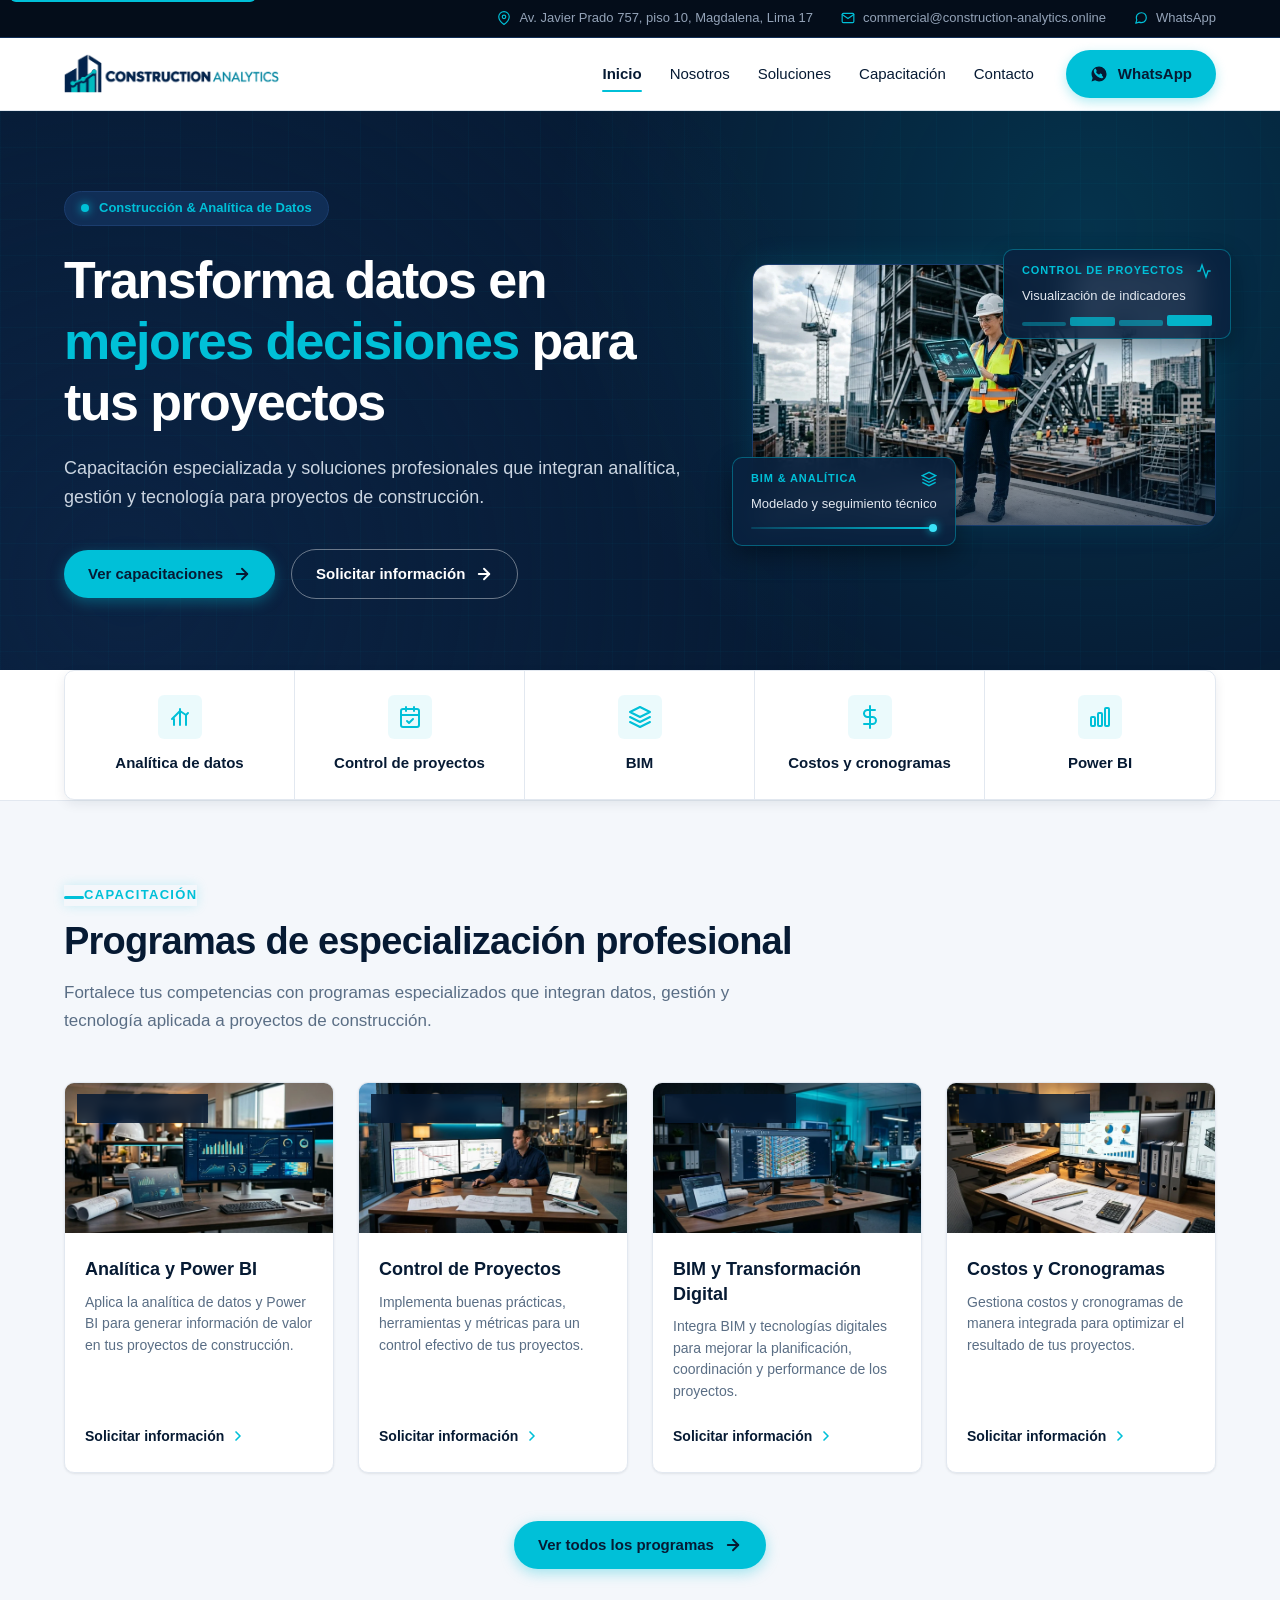
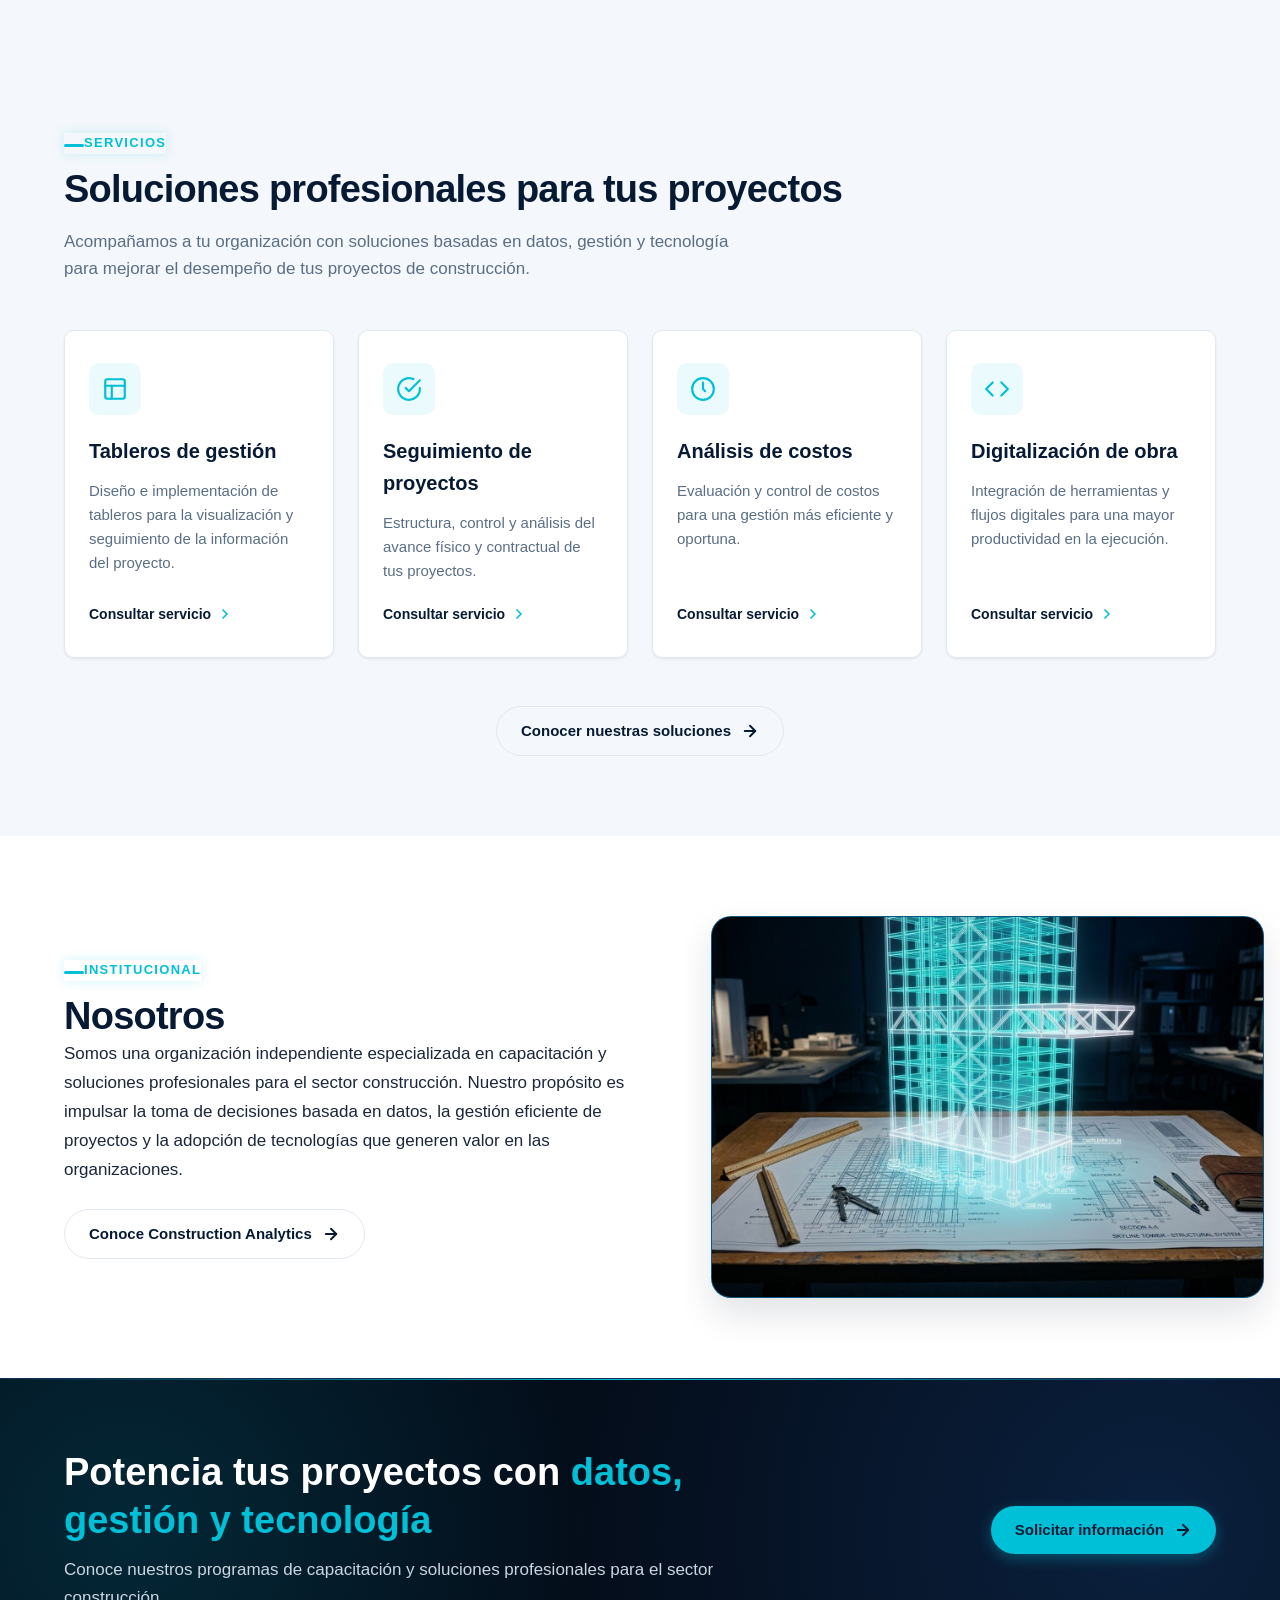
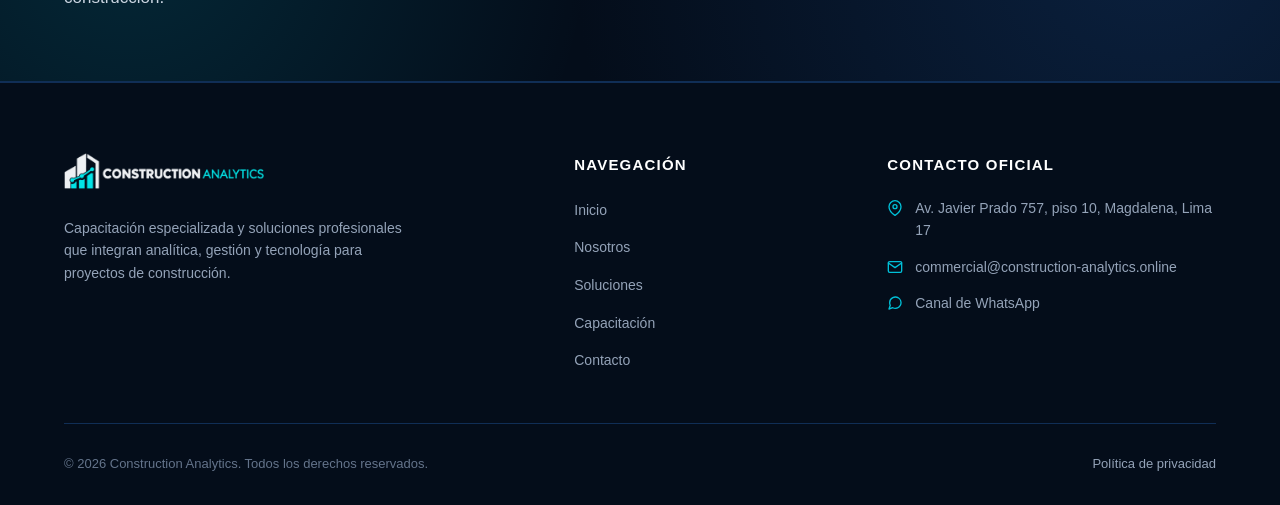
<file: index.html>
<!DOCTYPE html>
<html lang="es">
<head>
  <meta charset="UTF-8">
  <meta name="viewport" content="width=device-width, initial-scale=1.0">
  <title>Construction Analytics | Capacitación y analítica para proyectos</title>
  <meta name="description" content="Capacitación especializada y soluciones profesionales que integran analítica, gestión y tecnología para proyectos de construcción.">
  <link rel="canonical" href="https://construction-analytics.online/">

  <!-- Open Graph / Redes Sociales -->
  <meta property="og:type" content="website">
  <meta property="og:url" content="https://construction-analytics.online/">
  <meta property="og:title" content="Construction Analytics | Capacitación y analítica para proyectos">
  <meta property="og:description" content="Capacitación especializada y soluciones profesionales que integran analítica, gestión y tecnología para proyectos de construcción.">
  <meta property="og:image" content="https://construction-analytics.online/assets/img/hero-engineer.jpg">

  <!-- Favicon e Identidad -->
  <link rel="icon" type="image/png" href="assets/img/favicon.png">
  <link rel="apple-touch-icon" href="assets/img/favicon.png">

  <!-- Hojas de Estilos -->
  <link rel="stylesheet" href="assets/css/styles.css">

  <!-- Datos Estructurados JSON-LD -->
  <script type="application/ld+json">
  {
    "@context": "https://schema.org",
    "@type": "EducationalOrganization",
    "name": "Construction Analytics",
    "url": "https://construction-analytics.online/",
    "logo": "https://construction-analytics.online/assets/img/logo-construction-analytics.png",
    "email": "commercial@construction-analytics.online",
    "address": {
      "@type": "PostalAddress",
      "streetAddress": "Av. Javier Prado 757, piso 10",
      "addressLocality": "Magdalena",
      "addressRegion": "Lima",
      "postalCode": "Lima 17",
      "addressCountry": "PE"
    },
    "description": "Capacitación especializada y soluciones profesionales que integran analítica, gestión y tecnología para proyectos de construcción."
  }
  </script>
</head>
<body>

  <!-- Enlace accesible de salto al contenido -->
  <a href="#main-content" class="skip-link">Saltar al contenido principal</a>

  <!-- ==========================================================================
       BARRA SUPERIOR (TOP BAR)
       ========================================================================== -->
  <aside class="topbar" aria-label="Información de contacto rápido">
    <div class="container topbar-container">
      <a href="https://maps.google.com/?q=Av.+Javier+Prado+757,+piso+10,+Magdalena,+Lima+17,+Peru" target="_blank" rel="noopener noreferrer" class="topbar-item" title="Ver dirección en Google Maps">
        <svg viewBox="0 0 24 24" fill="none" stroke="currentColor" stroke-width="2" stroke-linecap="round" stroke-linejoin="round" aria-hidden="true">
          <path d="M21 10c0 7-9 13-9 13s-9-6-9-13a9 9 0 0 1 18 0z"></path>
          <circle cx="12" cy="10" r="3"></circle>
        </svg>
        <span>Av. Javier Prado 757, piso 10, Magdalena, Lima 17</span>
      </a>

      <a href="mailto:commercial@construction-analytics.online" class="topbar-item" title="Enviar correo electrónico">
        <svg viewBox="0 0 24 24" fill="none" stroke="currentColor" stroke-width="2" stroke-linecap="round" stroke-linejoin="round" aria-hidden="true">
          <path d="M4 4h16c1.1 0 2 .9 2 2v12c0 1.1-.9 2-2 2H4c-1.1 0-2-.9-2-2V6c0-1.1.9-2 2-2z"></path>
          <polyline points="22,6 12,13 2,6"></polyline>
        </svg>
        <span>commercial@construction-analytics.online</span>
      </a>

      <a href="https://wa.me/51993463118?text=Hola%20Construction%20Analytics,%20deseo%20solicitar%20informaci%C3%B3n." target="_blank" rel="noopener noreferrer" class="topbar-item" aria-label="Contactar por WhatsApp">
        <svg viewBox="0 0 24 24" fill="none" stroke="currentColor" stroke-width="2" stroke-linecap="round" stroke-linejoin="round" aria-hidden="true">
          <path d="M21 11.5a8.38 8.38 0 0 1-.9 3.8 8.5 8.5 0 0 1-7.6 4.7 8.38 8.38 0 0 1-3.8-.9L3 21l1.9-5.7a8.38 8.38 0 0 1-.9-3.8 8.5 8.5 0 0 1 4.7-7.6 8.38 8.38 0 0 1 3.8-.9h.5a8.48 8.48 0 0 1 8 8v.5z"></path>
        </svg>
        <span>WhatsApp</span>
      </a>
    </div>
  </aside>

  <!-- ==========================================================================
       ENCABEZADO Y MENÚ DE NAVEGACIÓN
       ========================================================================== -->
  <header class="site-header">
    <div class="container header-container">
      <a href="index.html" class="site-logo" aria-label="Construction Analytics - Inicio">
        <img src="assets/img/logo-construction-analytics.png" alt="Logotipo oficial de Construction Analytics" width="215" height="39" loading="eager">
      </a>

      <!-- Botón de Menú Móvil -->
      <button class="mobile-menu-toggle" aria-expanded="false" aria-controls="primary-navigation" aria-label="Abrir menú de navegación">
        <span></span>
        <span></span>
        <span></span>
      </button>

      <!-- Navegación Principal Multipágina -->
      <nav id="primary-navigation" class="primary-nav mobile-nav" aria-label="Navegación principal">
        <div class="mobile-menu-header">
          <a href="index.html" class="mobile-menu-logo" aria-label="Construction Analytics - Inicio">
            <img src="assets/img/logo-construction-analytics.png" alt="Logotipo Construction Analytics" width="180" height="33">
          </a>
          <button type="button" class="mobile-menu-close" aria-label="Cerrar menú">
            <svg viewBox="0 0 24 24" width="22" height="22" fill="none" stroke="currentColor" stroke-width="2.2" stroke-linecap="round" stroke-linejoin="round" aria-hidden="true">
              <line x1="18" y1="6" x2="6" y2="18"></line>
              <line x1="6" y1="6" x2="18" y2="18"></line>
            </svg>
          </button>
        </div>

        <div class="mobile-menu-body">
          <ul class="nav-list mobile-menu-links">
            <li><a href="index.html" class="nav-link active" aria-current="page">Inicio</a></li>
            <li><a href="nosotros.html" class="nav-link">Nosotros</a></li>
            <li><a href="soluciones.html" class="nav-link">Soluciones</a></li>
            <li><a href="capacitacion.html" class="nav-link">Capacitación</a></li>
            <li><a href="contacto.html" class="nav-link">Contacto</a></li>
          </ul>

          <div class="nav-cta">
            <a href="https://wa.me/51993463118?text=Hola%20Construction%20Analytics,%20deseo%20solicitar%20informaci%C3%B3n." target="_blank" rel="noopener noreferrer" class="btn btn-whatsapp" aria-label="Contactar por WhatsApp">
              <svg viewBox="0 0 24 24" aria-hidden="true">
                <path d="M12.031 2C6.495 2 2 6.49 2 12.022c0 1.954.557 3.784 1.527 5.341L2 22l4.809-1.503a9.98 9.98 0 0 0 5.222 1.464h.004c5.534 0 10.03-4.49 10.03-10.023A10.015 10.015 0 0 0 12.031 2zm5.835 14.18c-.244.686-1.42 1.309-1.968 1.353-.51.04-1.173.06-3.793-.993-3.345-1.346-5.498-4.737-5.666-4.957-.168-.22-1.35-1.797-1.35-3.428 0-1.63.856-2.433 1.161-2.76.244-.262.534-.328.712-.328.178 0 .356.002.512.01.168.008.391-.064.612.467.228.552.776 1.898.844 2.036.068.138.113.3.023.479-.09.18-.135.292-.269.448-.133.155-.281.346-.401.465-.134.133-.274.278-.118.546.156.267.693 1.144 1.488 1.85 1.025.912 1.888 1.194 2.155 1.327.267.133.423.111.58-.067.156-.178.667-.777.845-1.044.178-.267.356-.222.6-.133.245.089 1.558.734 1.825.867.267.134.445.2.512.312.067.112.067.644-.177 1.33z"/>
              </svg>
              <span>WhatsApp</span>
            </a>
          </div>
        </div>
      </nav>
    </div>
  </header>

  <!-- ==========================================================================
       CONTENIDO PRINCIPAL
       ========================================================================== -->
  <main id="main-content">

    <!-- 1. HERO PRINCIPAL -->
    <section class="hero-section" aria-labelledby="hero-heading">
      <div class="container">
        <div class="hero-grid">
          
          <div class="hero-content reveal-on-scroll">
            <div class="hero-badge">
              <span class="hero-badge-dot"></span>
              <span>Construcción & Analítica de Datos</span>
            </div>

            <h1 id="hero-heading" class="hero-title">
              Transforma datos en <span class="text-cyan">mejores decisiones</span> para tus proyectos
            </h1>

            <p class="hero-description">
              Capacitación especializada y soluciones profesionales que integran analítica, gestión y tecnología para proyectos de construcción.
            </p>

            <div class="hero-actions">
              <a href="capacitacion.html" class="btn btn-primary">
                <span>Ver capacitaciones</span>
                <svg viewBox="0 0 24 24" fill="none" stroke="currentColor" stroke-width="2.5" stroke-linecap="round" stroke-linejoin="round" aria-hidden="true">
                  <line x1="5" y1="12" x2="19" y2="12"></line>
                  <polyline points="12 5 19 12 12 19"></polyline>
                </svg>
              </a>

              <a href="contacto.html" class="btn btn-outline">
                <span>Solicitar información</span>
                <svg viewBox="0 0 24 24" fill="none" stroke="currentColor" stroke-width="2.5" stroke-linecap="round" stroke-linejoin="round" aria-hidden="true">
                  <line x1="5" y1="12" x2="19" y2="12"></line>
                  <polyline points="12 5 19 12 12 19"></polyline>
                </svg>
              </a>
            </div>
          </div>

          <div class="hero-visual reveal-on-scroll">
            <div class="hero-image-wrapper">
              <picture>
                <source srcset="assets/img/hero-engineer.webp" type="image/webp">
                <img src="assets/img/hero-engineer.jpg" alt="Ingeniero civil supervisando analítica técnica de proyectos de construcción" width="800" height="450" loading="eager" decoding="async">
              </picture>
              <div class="hero-image-overlay"></div>
            </div>

            <!-- Indicadores Flotantes Tecnológicos Neutros (HUD) -->
            <div class="floating-hud floating-hud-top-right">
              <div class="hud-header">
                <span class="hud-title">Control de proyectos</span>
                <span class="hud-icon-badge" aria-hidden="true">
                  <svg viewBox="0 0 24 24" width="16" height="16" fill="none" stroke="currentColor" stroke-width="2">
                    <polyline points="22 12 18 12 15 21 9 3 6 12 2 12"></polyline>
                  </svg>
                </span>
              </div>
              <div class="hud-subtext">Visualización de indicadores</div>
              <div class="hud-deco-bars" aria-hidden="true">
                <span class="hud-bar bar-1"></span>
                <span class="hud-bar bar-2"></span>
                <span class="hud-bar bar-3"></span>
                <span class="hud-bar bar-4"></span>
              </div>
            </div>

            <div class="floating-hud floating-hud-bottom-left">
              <div class="hud-header">
                <span class="hud-title">BIM & Analítica</span>
                <span class="hud-icon-badge" aria-hidden="true">
                  <svg viewBox="0 0 24 24" width="16" height="16" fill="none" stroke="currentColor" stroke-width="2">
                    <polygon points="12 2 2 7 12 12 22 7 12 2"></polygon>
                    <polyline points="2 17 12 22 22 17"></polyline>
                    <polyline points="2 12 12 17 22 12"></polyline>
                  </svg>
                </span>
              </div>
              <div class="hud-subtext">Modelado y seguimiento técnico</div>
              <div class="hud-sparkline" aria-hidden="true">
                <span class="spark-line"></span>
              </div>
            </div>

          </div>

        </div>
      </div>
    </section>

    <!-- 2. ESPECIALIDADES (5 DISCIPLINAS) -->
    <section class="specialties-section" aria-label="Especialidades clave">
      <div class="container">
        <div class="specialties-grid reveal-on-scroll">
          
          <div class="specialty-card">
            <div class="specialty-icon" aria-hidden="true">
              <svg viewBox="0 0 24 24" fill="none" stroke="currentColor" stroke-width="2" stroke-linecap="round" stroke-linejoin="round">
                <line x1="18" y1="20" x2="18" y2="10"></line>
                <line x1="12" y1="20" x2="12" y2="4"></line>
                <line x1="6" y1="20" x2="6" y2="14"></line>
                <path d="M4 14l8-8 6 4 2-2"></path>
              </svg>
            </div>
            <h2 class="specialty-title">Analítica de datos</h2>
          </div>

          <div class="specialty-card">
            <div class="specialty-icon" aria-hidden="true">
              <svg viewBox="0 0 24 24" fill="none" stroke="currentColor" stroke-width="2" stroke-linecap="round" stroke-linejoin="round">
                <rect x="3" y="4" width="18" height="18" rx="2" ry="2"></rect>
                <line x1="16" y1="2" x2="16" y2="6"></line>
                <line x1="8" y1="2" x2="8" y2="6"></line>
                <line x1="3" y1="10" x2="21" y2="10"></line>
                <path d="M9 16l2 2 4-4"></path>
              </svg>
            </div>
            <h2 class="specialty-title">Control de proyectos</h2>
          </div>

          <div class="specialty-card">
            <div class="specialty-icon" aria-hidden="true">
              <svg viewBox="0 0 24 24" fill="none" stroke="currentColor" stroke-width="2" stroke-linecap="round" stroke-linejoin="round">
                <polygon points="12 2 2 7 12 12 22 7 12 2"></polygon>
                <polyline points="2 17 12 22 22 17"></polyline>
                <polyline points="2 12 12 17 22 12"></polyline>
              </svg>
            </div>
            <h2 class="specialty-title">BIM</h2>
          </div>

          <div class="specialty-card">
            <div class="specialty-icon" aria-hidden="true">
              <svg viewBox="0 0 24 24" fill="none" stroke="currentColor" stroke-width="2" stroke-linecap="round" stroke-linejoin="round">
                <line x1="12" y1="1" x2="12" y2="23"></line>
                <path d="M17 5H9.5a3.5 3.5 0 0 0 0 7h5a3.5 3.5 0 0 1 0 7H6"></path>
              </svg>
            </div>
            <h2 class="specialty-title">Costos y cronogramas</h2>
          </div>

          <div class="specialty-card">
            <div class="specialty-icon" aria-hidden="true">
              <svg viewBox="0 0 24 24" fill="none" stroke="currentColor" stroke-width="2" stroke-linecap="round" stroke-linejoin="round">
                <rect x="3" y="12" width="4" height="9" rx="1"></rect>
                <rect x="10" y="8" width="4" height="13" rx="1"></rect>
                <rect x="17" y="3" width="4" height="18" rx="1"></rect>
              </svg>
            </div>
            <h2 class="specialty-title">Power BI</h2>
          </div>

        </div>
      </div>
    </section>

    <!-- 3. RESUMEN DE CAPACITACIONES -->
    <section class="programs-section" aria-labelledby="programs-preview-heading">
      <div class="container">
        
        <div class="section-header reveal-on-scroll">
          <span class="section-tag">Capacitación</span>
          <h2 id="programs-preview-heading" class="section-title">Programas de especialización profesional</h2>
          <p class="section-subtitle">
            Fortalece tus competencias con programas especializados que integran datos, gestión y tecnología aplicada a proyectos de construcción.
          </p>
        </div>

        <div class="programs-grid">

          <!-- Programa 1 -->
          <article class="program-card reveal-on-scroll">
            <div class="program-thumb">
              <picture>
                <source srcset="assets/img/thumb-program-1.webp" type="image/webp">
                <img src="assets/img/thumb-program-1.jpg" alt="Visualización y dashboards de analítica con Power BI" width="600" height="338" loading="lazy" decoding="async">
              </picture>
              <span class="program-badge">Especialización</span>
            </div>
            <div class="program-body">
              <h3 class="program-name">Analítica y Power BI</h3>
              <p class="program-desc">
                Aplica la analítica de datos y Power BI para generar información de valor en tus proyectos de construcción.
              </p>
              <div class="program-action">
                <a href="contacto.html?interes=analitica-power-bi" class="btn-program-select">
                  <span>Solicitar información</span>
                  <svg viewBox="0 0 24 24" fill="none" stroke="currentColor" stroke-width="2.5" stroke-linecap="round" stroke-linejoin="round" aria-hidden="true">
                    <polyline points="9 18 15 12 9 6"></polyline>
                  </svg>
                </a>
              </div>
            </div>
          </article>

          <!-- Programa 2 -->
          <article class="program-card reveal-on-scroll">
            <div class="program-thumb">
              <picture>
                <source srcset="assets/img/thumb-program-2.webp" type="image/webp">
                <img src="assets/img/thumb-program-2.jpg" alt="Control de proyectos y seguimiento de cronogramas" width="600" height="338" loading="lazy" decoding="async">
              </picture>
              <span class="program-badge">Especialización</span>
            </div>
            <div class="program-body">
              <h3 class="program-name">Control de Proyectos</h3>
              <p class="program-desc">
                Implementa buenas prácticas, herramientas y métricas para un control efectivo de tus proyectos.
              </p>
              <div class="program-action">
                <a href="contacto.html?interes=control-proyectos" class="btn-program-select">
                  <span>Solicitar información</span>
                  <svg viewBox="0 0 24 24" fill="none" stroke="currentColor" stroke-width="2.5" stroke-linecap="round" stroke-linejoin="round" aria-hidden="true">
                    <polyline points="9 18 15 12 9 6"></polyline>
                  </svg>
                </a>
              </div>
            </div>
          </article>

          <!-- Programa 3 -->
          <article class="program-card reveal-on-scroll">
            <div class="program-thumb">
              <picture>
                <source srcset="assets/img/thumb-program-3.webp" type="image/webp">
                <img src="assets/img/thumb-program-3.jpg" alt="Modelo digital 3D y metodología BIM" width="600" height="338" loading="lazy" decoding="async">
              </picture>
              <span class="program-badge">Especialización</span>
            </div>
            <div class="program-body">
              <h3 class="program-name">BIM y Transformación Digital</h3>
              <p class="program-desc">
                Integra BIM y tecnologías digitales para mejorar la planificación, coordinación y performance de los proyectos.
              </p>
              <div class="program-action">
                <a href="contacto.html?interes=bim-transformacion" class="btn-program-select">
                  <span>Solicitar información</span>
                  <svg viewBox="0 0 24 24" fill="none" stroke="currentColor" stroke-width="2.5" stroke-linecap="round" stroke-linejoin="round" aria-hidden="true">
                    <polyline points="9 18 15 12 9 6"></polyline>
                  </svg>
                </a>
              </div>
            </div>
          </article>

          <!-- Programa 4 -->
          <article class="program-card reveal-on-scroll">
            <div class="program-thumb">
              <picture>
                <source srcset="assets/img/thumb-program-4.webp" type="image/webp">
                <img src="assets/img/thumb-program-4.jpg" alt="Gestión de costos, presupuestos y programación" width="600" height="338" loading="lazy" decoding="async">
              </picture>
              <span class="program-badge">Especialización</span>
            </div>
            <div class="program-body">
              <h3 class="program-name">Costos y Cronogramas</h3>
              <p class="program-desc">
                Gestiona costos y cronogramas de manera integrada para optimizar el resultado de tus proyectos.
              </p>
              <div class="program-action">
                <a href="contacto.html?interes=costos-cronogramas" class="btn-program-select">
                  <span>Solicitar información</span>
                  <svg viewBox="0 0 24 24" fill="none" stroke="currentColor" stroke-width="2.5" stroke-linecap="round" stroke-linejoin="round" aria-hidden="true">
                    <polyline points="9 18 15 12 9 6"></polyline>
                  </svg>
                </a>
              </div>
            </div>
          </article>

        </div>

        <div class="section-footer-action reveal-on-scroll">
          <a href="capacitacion.html" class="btn btn-primary">
            <span>Ver todos los programas</span>
            <svg viewBox="0 0 24 24" fill="none" stroke="currentColor" stroke-width="2.5" stroke-linecap="round" stroke-linejoin="round" aria-hidden="true">
              <line x1="5" y1="12" x2="19" y2="12"></line>
              <polyline points="12 5 19 12 12 19"></polyline>
            </svg>
          </a>
        </div>

      </div>
    </section>

    <!-- 4. RESUMEN DE SOLUCIONES -->
    <section class="solutions-section" aria-labelledby="solutions-preview-heading">
      <div class="container">
        
        <div class="section-header reveal-on-scroll">
          <span class="section-tag">Servicios</span>
          <h2 id="solutions-preview-heading" class="section-title">Soluciones profesionales para tus proyectos</h2>
          <p class="section-subtitle">
            Acompañamos a tu organización con soluciones basadas en datos, gestión y tecnología para mejorar el desempeño de tus proyectos de construcción.
          </p>
        </div>

        <div class="solutions-grid">

          <article class="solution-card reveal-on-scroll">
            <div class="solution-icon" aria-hidden="true">
              <svg viewBox="0 0 24 24" fill="none" stroke="currentColor" stroke-width="2" stroke-linecap="round" stroke-linejoin="round">
                <rect x="3" y="3" width="18" height="18" rx="2" ry="2"></rect>
                <line x1="3" y1="9" x2="21" y2="9"></line>
                <line x1="9" y1="21" x2="9" y2="9"></line>
              </svg>
            </div>
            <h3 class="solution-title">Tableros de gestión</h3>
            <p class="solution-desc">
              Diseño e implementación de tableros para la visualización y seguimiento de la información del proyecto.
            </p>
            <a href="contacto.html?interes=tableros-gestion" class="solution-link">
              <span>Consultar servicio</span>
              <svg viewBox="0 0 24 24" fill="none" stroke="currentColor" stroke-width="2.5" stroke-linecap="round" stroke-linejoin="round" aria-hidden="true">
                <polyline points="9 18 15 12 9 6"></polyline>
              </svg>
            </a>
          </article>

          <article class="solution-card reveal-on-scroll">
            <div class="solution-icon" aria-hidden="true">
              <svg viewBox="0 0 24 24" fill="none" stroke="currentColor" stroke-width="2" stroke-linecap="round" stroke-linejoin="round">
                <path d="M22 11.08V12a10 10 0 1 1-5.93-9.14"></path>
                <polyline points="22 4 12 14.01 9 11.01"></polyline>
              </svg>
            </div>
            <h3 class="solution-title">Seguimiento de proyectos</h3>
            <p class="solution-desc">
              Estructura, control y análisis del avance físico y contractual de tus proyectos.
            </p>
            <a href="contacto.html?interes=seguimiento-proyectos" class="solution-link">
              <span>Consultar servicio</span>
              <svg viewBox="0 0 24 24" fill="none" stroke="currentColor" stroke-width="2.5" stroke-linecap="round" stroke-linejoin="round" aria-hidden="true">
                <polyline points="9 18 15 12 9 6"></polyline>
              </svg>
            </a>
          </article>

          <article class="solution-card reveal-on-scroll">
            <div class="solution-icon" aria-hidden="true">
              <svg viewBox="0 0 24 24" fill="none" stroke="currentColor" stroke-width="2" stroke-linecap="round" stroke-linejoin="round">
                <circle cx="12" cy="12" r="10"></circle>
                <polyline points="12 6 12 12 14 14"></polyline>
              </svg>
            </div>
            <h3 class="solution-title">Análisis de costos</h3>
            <p class="solution-desc">
              Evaluación y control de costos para una gestión más eficiente y oportuna.
            </p>
            <a href="contacto.html?interes=analisis-costos" class="solution-link">
              <span>Consultar servicio</span>
              <svg viewBox="0 0 24 24" fill="none" stroke="currentColor" stroke-width="2.5" stroke-linecap="round" stroke-linejoin="round" aria-hidden="true">
                <polyline points="9 18 15 12 9 6"></polyline>
              </svg>
            </a>
          </article>

          <article class="solution-card reveal-on-scroll">
            <div class="solution-icon" aria-hidden="true">
              <svg viewBox="0 0 24 24" fill="none" stroke="currentColor" stroke-width="2" stroke-linecap="round" stroke-linejoin="round">
                <polyline points="16 18 22 12 16 6"></polyline>
                <polyline points="8 6 2 12 8 18"></polyline>
              </svg>
            </div>
            <h3 class="solution-title">Digitalización de obra</h3>
            <p class="solution-desc">
              Integración de herramientas y flujos digitales para una mayor productividad en la ejecución.
            </p>
            <a href="contacto.html?interes=digitalizacion-obra" class="solution-link">
              <span>Consultar servicio</span>
              <svg viewBox="0 0 24 24" fill="none" stroke="currentColor" stroke-width="2.5" stroke-linecap="round" stroke-linejoin="round" aria-hidden="true">
                <polyline points="9 18 15 12 9 6"></polyline>
              </svg>
            </a>
          </article>

        </div>

        <div class="section-footer-action reveal-on-scroll">
          <a href="soluciones.html" class="btn btn-outline-dark">
            <span>Conocer nuestras soluciones</span>
            <svg viewBox="0 0 24 24" fill="none" stroke="currentColor" stroke-width="2.5" stroke-linecap="round" stroke-linejoin="round" aria-hidden="true">
              <line x1="5" y1="12" x2="19" y2="12"></line>
              <polyline points="12 5 19 12 12 19"></polyline>
            </svg>
          </a>
        </div>

      </div>
    </section>

    <!-- 5. PRESENTACIÓN INSTITUCIONAL RESUMIDA -->
    <section class="about-section" aria-labelledby="about-preview-heading">
      <div class="container">
        <div class="about-grid">

          <div class="about-content reveal-on-scroll">
            <span class="section-tag">Institucional</span>
            <h2 id="about-preview-heading" class="section-title">Nosotros</h2>
            <p class="about-text">
              Somos una organización independiente especializada en capacitación y soluciones profesionales para el sector construcción. Nuestro propósito es impulsar la toma de decisiones basada en datos, la gestión eficiente de proyectos y la adopción de tecnologías que generen valor en las organizaciones.
            </p>

            <div class="hero-actions" style="margin-top: 24px;">
              <a href="nosotros.html" class="btn btn-outline-dark">
                <span>Conoce Construction Analytics</span>
                <svg viewBox="0 0 24 24" fill="none" stroke="currentColor" stroke-width="2.5" stroke-linecap="round" stroke-linejoin="round" aria-hidden="true">
                  <line x1="5" y1="12" x2="19" y2="12"></line>
                  <polyline points="12 5 19 12 12 19"></polyline>
                </svg>
              </a>
            </div>
          </div>

          <div class="about-visual reveal-on-scroll">
            <img src="assets/img/nosotros-blueprint.jpg" alt="Estructura arquitectónica y modelado técnico de proyectos" width="500" height="280" loading="lazy">
          </div>

        </div>
      </div>
    </section>

    <!-- 6. LLAMADO A LA ACCIÓN (CTA FINAL) -->
    <section class="cta-section" aria-labelledby="cta-heading">
      <div class="container">
        <div class="cta-content">
          <div class="cta-text">
            <h2 id="cta-heading" class="cta-title">
              Potencia tus proyectos con <span class="text-cyan">datos, gestión y tecnología</span>
            </h2>
            <p class="cta-desc">
              Conoce nuestros programas de capacitación y soluciones profesionales para el sector construcción.
            </p>
          </div>
          <div>
            <a href="contacto.html" class="btn btn-primary">
              <span>Solicitar información</span>
              <svg viewBox="0 0 24 24" fill="none" stroke="currentColor" stroke-width="2.5" stroke-linecap="round" stroke-linejoin="round" aria-hidden="true">
                <line x1="5" y1="12" x2="19" y2="12"></line>
                <polyline points="12 5 19 12 12 19"></polyline>
              </svg>
            </a>
          </div>
        </div>
      </div>
    </section>

  </main>

  <!-- ==========================================================================
       PIE DE PÁGINA (FOOTER)
       ========================================================================== -->
  <footer class="site-footer">
    <div class="container">
      
      <div class="footer-top">
        
        <div class="footer-brand">
          <a href="index.html" class="footer-logo" aria-label="Construction Analytics - Inicio">
            <img src="assets/img/logo-construction-analytics-light.png" alt="Logotipo Construction Analytics" width="200" height="36" loading="lazy">
          </a>
          <p class="footer-desc">
            Capacitación especializada y soluciones profesionales que integran analítica, gestión y tecnología para proyectos de construcción.
          </p>
        </div>

        <div class="footer-nav">
          <h3 class="footer-heading">Navegación</h3>
          <ul class="footer-links-list">
            <li><a href="index.html" class="footer-link">Inicio</a></li>
            <li><a href="nosotros.html" class="footer-link">Nosotros</a></li>
            <li><a href="soluciones.html" class="footer-link">Soluciones</a></li>
            <li><a href="capacitacion.html" class="footer-link">Capacitación</a></li>
            <li><a href="contacto.html" class="footer-link">Contacto</a></li>
          </ul>
        </div>

        <div class="footer-contact">
          <h3 class="footer-heading">Contacto Oficial</h3>
          <div class="footer-contact-list">
            <div class="footer-contact-item">
              <svg viewBox="0 0 24 24" fill="none" stroke="currentColor" stroke-width="2" stroke-linecap="round" stroke-linejoin="round" aria-hidden="true">
                <path d="M21 10c0 7-9 13-9 13s-9-6-9-13a9 9 0 0 1 18 0z"></path>
                <circle cx="12" cy="10" r="3"></circle>
              </svg>
              <span>Av. Javier Prado 757, piso 10, Magdalena, Lima 17</span>
            </div>

            <div class="footer-contact-item">
              <svg viewBox="0 0 24 24" fill="none" stroke="currentColor" stroke-width="2" stroke-linecap="round" stroke-linejoin="round" aria-hidden="true">
                <path d="M4 4h16c1.1 0 2 .9 2 2v12c0 1.1-.9 2-2 2H4c-1.1 0-2-.9-2-2V6c0-1.1.9-2 2-2z"></path>
                <polyline points="22,6 12,13 2,6"></polyline>
              </svg>
              <a href="mailto:commercial@construction-analytics.online">commercial@construction-analytics.online</a>
            </div>

            <div class="footer-contact-item">
              <svg viewBox="0 0 24 24" fill="none" stroke="currentColor" stroke-width="2" stroke-linecap="round" stroke-linejoin="round" aria-hidden="true">
                <path d="M21 11.5a8.38 8.38 0 0 1-.9 3.8 8.5 8.5 0 0 1-7.6 4.7 8.38 8.38 0 0 1-3.8-.9L3 21l1.9-5.7a8.38 8.38 0 0 1-.9-3.8 8.5 8.5 0 0 1 4.7-7.6 8.38 8.38 0 0 1 3.8-.9h.5a8.48 8.48 0 0 1 8 8v.5z"></path>
              </svg>
              <a href="https://wa.me/51993463118?text=Hola%20Construction%20Analytics,%20deseo%20solicitar%20informaci%C3%B3n." target="_blank" rel="noopener noreferrer" aria-label="Contactar por WhatsApp">Canal de WhatsApp</a>
            </div>
          </div>
        </div>

      </div>

      <div class="footer-bottom">
        <p>&copy; <span id="current-year">2026</span> Construction Analytics. Todos los derechos reservados.</p>
        <p><a href="privacidad.html">Política de privacidad</a></p>
      </div>

    </div>
  </footer>

  <!-- Scripts -->
  <script src="assets/js/main.js" defer></script>
</body>
</html>
</file>
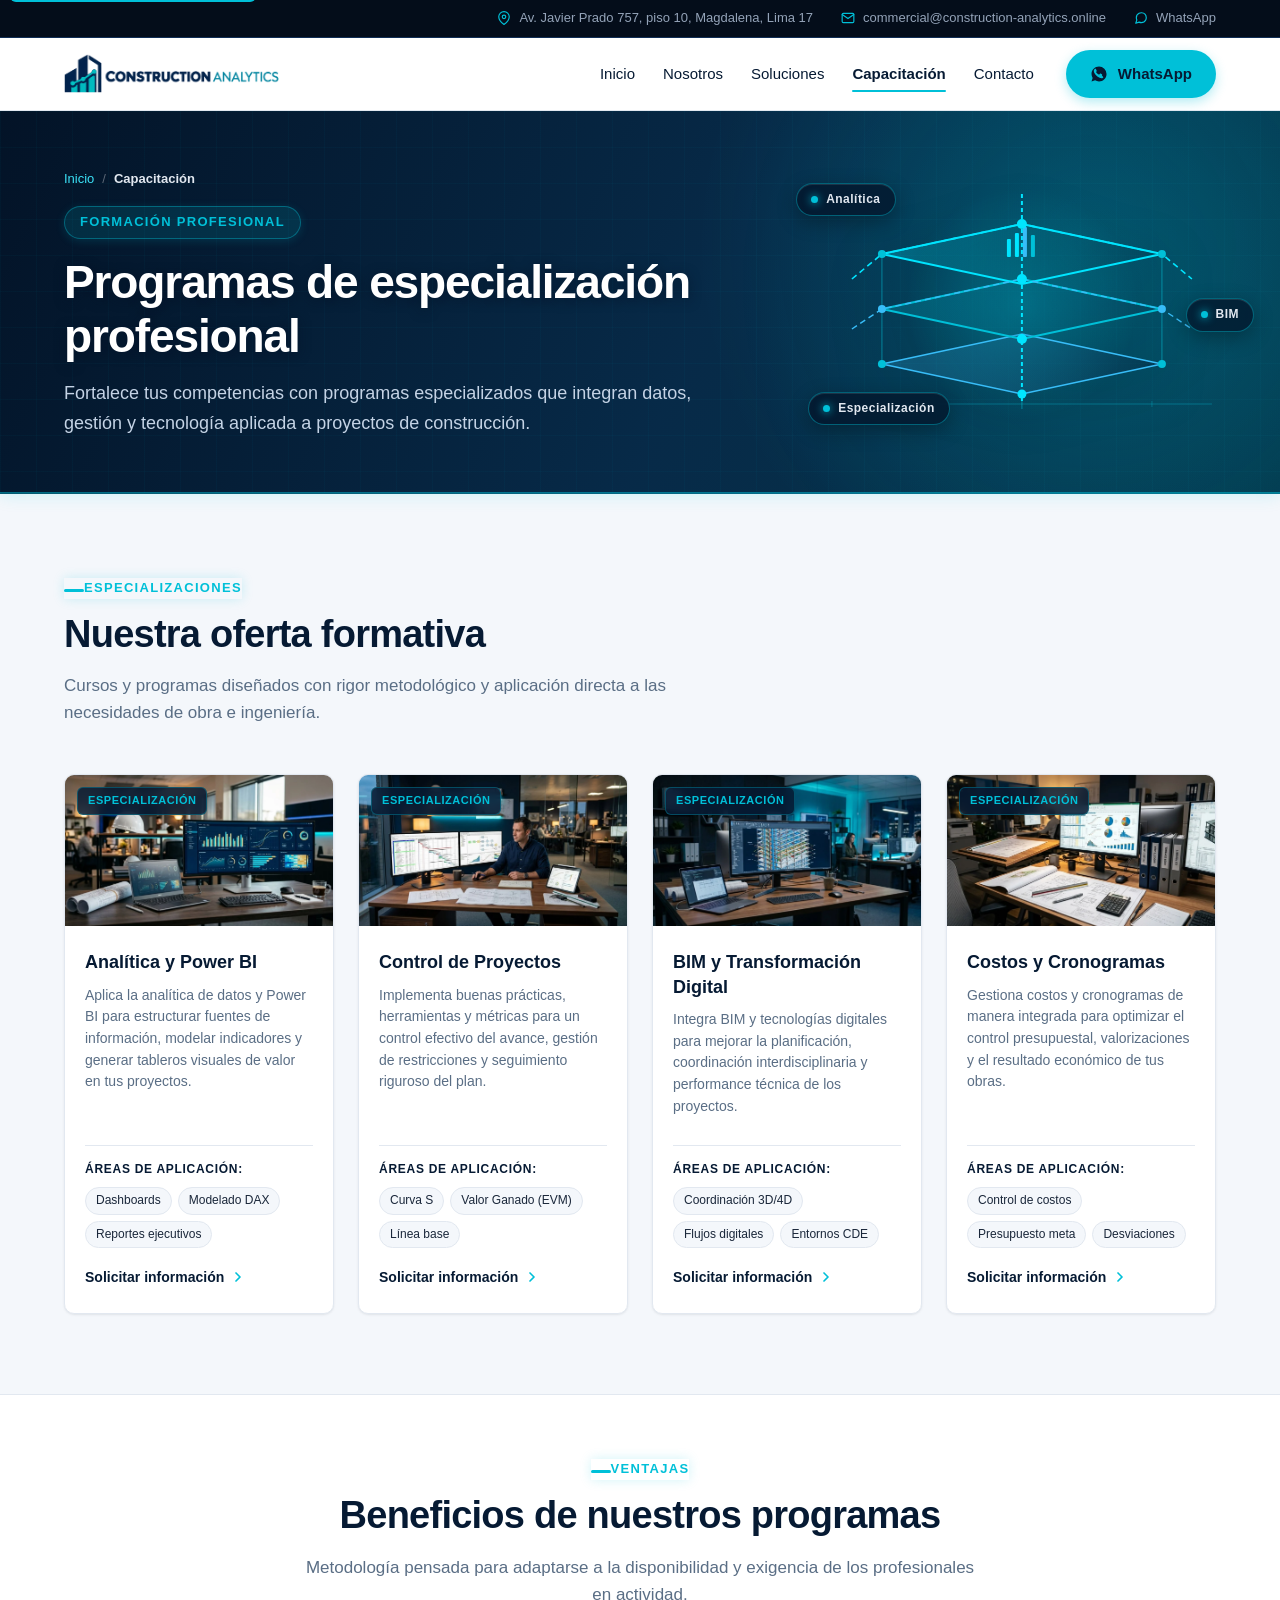
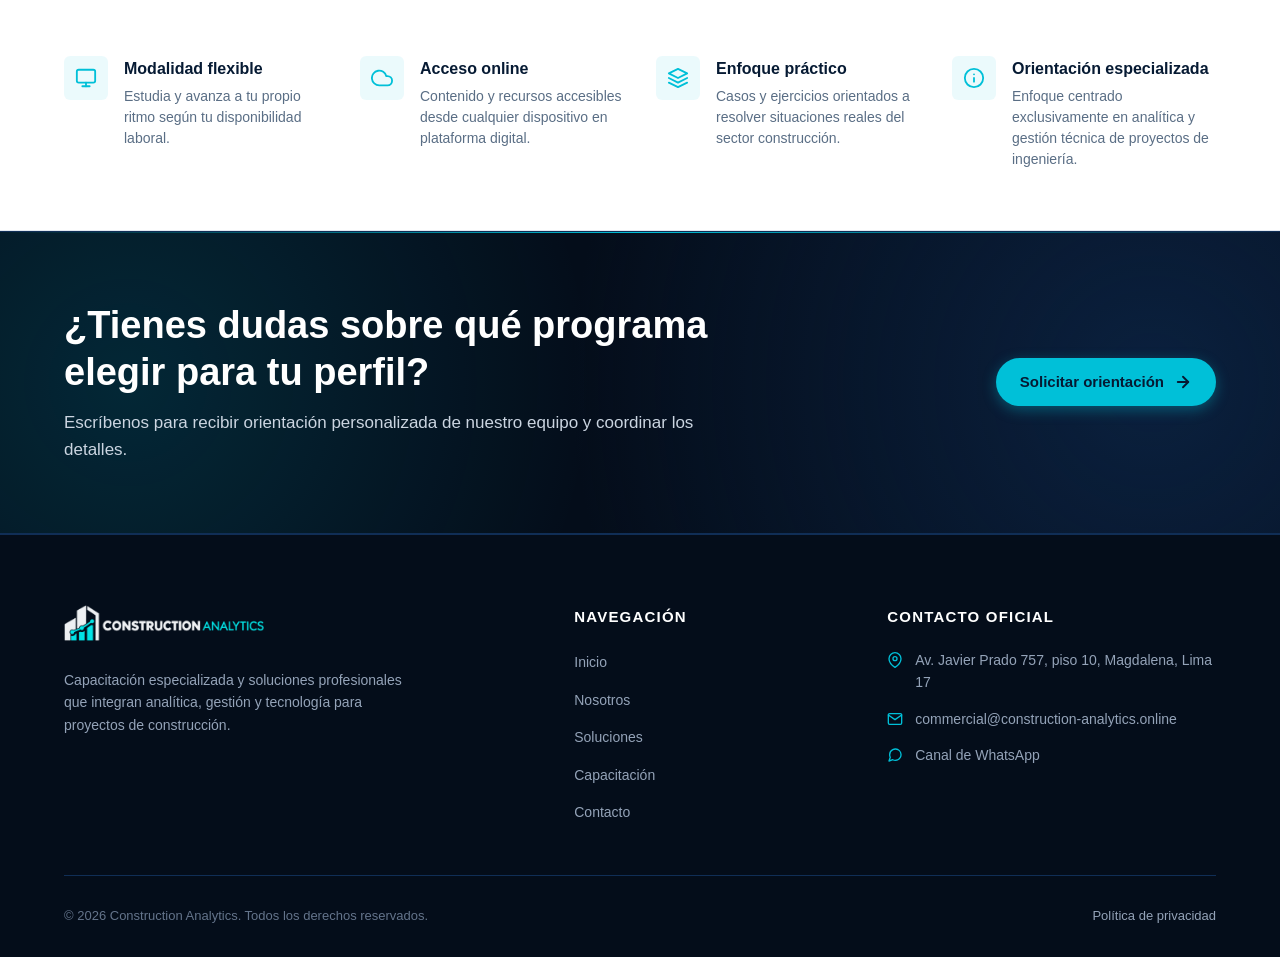
<file: capacitacion.html>
<!DOCTYPE html>
<html lang="es">
<head>
  <meta charset="UTF-8">
  <meta name="viewport" content="width=device-width, initial-scale=1.0">
  <title>Capacitación especializada | Construction Analytics</title>
  <meta name="description" content="Programas de especialización profesional que integran datos, gestión y tecnología aplicada a proyectos de construcción.">
  <link rel="canonical" href="https://construction-analytics.online/capacitacion.html">

  <!-- Open Graph -->
  <meta property="og:type" content="website">
  <meta property="og:url" content="https://construction-analytics.online/capacitacion.html">
  <meta property="og:title" content="Capacitación especializada | Construction Analytics">
  <meta property="og:description" content="Fortalece tus competencias técnicas con programas de formación en Analítica, Control de Proyectos, BIM y Costos.">
  <meta property="og:image" content="https://construction-analytics.online/assets/img/thumb-program-1.jpg">

  <!-- Favicon -->
  <link rel="icon" type="image/png" href="assets/img/favicon.png">
  <link rel="apple-touch-icon" href="assets/img/favicon.png">

  <!-- Estilos -->
  <link rel="stylesheet" href="assets/css/styles.css">

  <!-- JSON-LD -->
  <script type="application/ld+json">
  {
    "@context": "https://schema.org",
    "@type": "EducationalOrganization",
    "name": "Construction Analytics",
    "url": "https://construction-analytics.online/capacitacion.html",
    "logo": "https://construction-analytics.online/assets/img/logo-construction-analytics.png",
    "email": "commercial@construction-analytics.online",
    "address": {
      "@type": "PostalAddress",
      "streetAddress": "Av. Javier Prado 757, piso 10",
      "addressLocality": "Magdalena",
      "addressRegion": "Lima",
      "postalCode": "Lima 17",
      "addressCountry": "PE"
    },
    "description": "Programas de capacitación y especialización profesional en analítica de datos, BIM y control de proyectos para construcción."
  }
  </script>
</head>
<body>

  <a href="#main-content" class="skip-link">Saltar al contenido principal</a>

  <!-- BARRA SUPERIOR -->
  <aside class="topbar" aria-label="Información de contacto">
    <div class="container topbar-container">
      <a href="https://maps.google.com/?q=Av.+Javier+Prado+757,+piso+10,+Magdalena,+Lima+17,+Peru" target="_blank" rel="noopener noreferrer" class="topbar-item" title="Ver en Google Maps">
        <svg viewBox="0 0 24 24" fill="none" stroke="currentColor" stroke-width="2" stroke-linecap="round" stroke-linejoin="round" aria-hidden="true">
          <path d="M21 10c0 7-9 13-9 13s-9-6-9-13a9 9 0 0 1 18 0z"></path>
          <circle cx="12" cy="10" r="3"></circle>
        </svg>
        <span>Av. Javier Prado 757, piso 10, Magdalena, Lima 17</span>
      </a>

      <a href="mailto:commercial@construction-analytics.online" class="topbar-item" title="Enviar correo">
        <svg viewBox="0 0 24 24" fill="none" stroke="currentColor" stroke-width="2" stroke-linecap="round" stroke-linejoin="round" aria-hidden="true">
          <path d="M4 4h16c1.1 0 2 .9 2 2v12c0 1.1-.9 2-2 2H4c-1.1 0-2-.9-2-2V6c0-1.1.9-2 2-2z"></path>
          <polyline points="22,6 12,13 2,6"></polyline>
        </svg>
        <span>commercial@construction-analytics.online</span>
      </a>

      <a href="https://wa.me/51993463118?text=Hola%20Construction%20Analytics,%20deseo%20solicitar%20informaci%C3%B3n." target="_blank" rel="noopener noreferrer" class="topbar-item" aria-label="Contactar por WhatsApp">
        <svg viewBox="0 0 24 24" fill="none" stroke="currentColor" stroke-width="2" stroke-linecap="round" stroke-linejoin="round" aria-hidden="true">
          <path d="M21 11.5a8.38 8.38 0 0 1-.9 3.8 8.5 8.5 0 0 1-7.6 4.7 8.38 8.38 0 0 1-3.8-.9L3 21l1.9-5.7a8.38 8.38 0 0 1-.9-3.8 8.5 8.5 0 0 1 4.7-7.6 8.38 8.38 0 0 1 3.8-.9h.5a8.48 8.48 0 0 1 8 8v.5z"></path>
        </svg>
        <span>WhatsApp</span>
      </a>
    </div>
  </aside>

  <!-- ENCABEZADO -->
  <header class="site-header">
    <div class="container header-container">
      <a href="index.html" class="site-logo" aria-label="Construction Analytics - Inicio">
        <img src="assets/img/logo-construction-analytics.png" alt="Logotipo Construction Analytics" width="215" height="39" loading="eager">
      </a>

      <button class="mobile-menu-toggle" aria-expanded="false" aria-controls="primary-navigation" aria-label="Abrir menú">
        <span></span>
        <span></span>
        <span></span>
      </button>

      <!-- Navegación Principal Multipágina -->
      <nav id="primary-navigation" class="primary-nav mobile-nav" aria-label="Navegación principal">
        <div class="mobile-menu-header">
          <a href="index.html" class="mobile-menu-logo" aria-label="Construction Analytics - Inicio">
            <img src="assets/img/logo-construction-analytics.png" alt="Logotipo Construction Analytics" width="180" height="33">
          </a>
          <button type="button" class="mobile-menu-close" aria-label="Cerrar menú">
            <svg viewBox="0 0 24 24" width="22" height="22" fill="none" stroke="currentColor" stroke-width="2.2" stroke-linecap="round" stroke-linejoin="round" aria-hidden="true">
              <line x1="18" y1="6" x2="6" y2="18"></line>
              <line x1="6" y1="6" x2="18" y2="18"></line>
            </svg>
          </button>
        </div>

        <div class="mobile-menu-body">
          <ul class="nav-list mobile-menu-links">
            <li><a href="index.html" class="nav-link">Inicio</a></li>
            <li><a href="nosotros.html" class="nav-link">Nosotros</a></li>
            <li><a href="soluciones.html" class="nav-link">Soluciones</a></li>
            <li><a href="capacitacion.html" class="nav-link active" aria-current="page">Capacitación</a></li>
            <li><a href="contacto.html" class="nav-link">Contacto</a></li>
          </ul>

          <div class="nav-cta">
            <a href="https://wa.me/51993463118?text=Hola%20Construction%20Analytics,%20deseo%20solicitar%20informaci%C3%B3n." target="_blank" rel="noopener noreferrer" class="btn btn-whatsapp" aria-label="Contactar por WhatsApp">
              <svg viewBox="0 0 24 24" aria-hidden="true">
                <path d="M12.031 2C6.495 2 2 6.49 2 12.022c0 1.954.557 3.784 1.527 5.341L2 22l4.809-1.503a9.98 9.98 0 0 0 5.222 1.464h.004c5.534 0 10.03-4.49 10.03-10.023A10.015 10.015 0 0 0 12.031 2zm5.835 14.18c-.244.686-1.42 1.309-1.968 1.353-.51.04-1.173.06-3.793-.993-3.345-1.346-5.498-4.737-5.666-4.957-.168-.22-1.35-1.797-1.35-3.428 0-1.63.856-2.433 1.161-2.76.244-.262.534-.328.712-.328.178 0 .356.002.512.01.168.008.391-.064.612.467.228.552.776 1.898.844 2.036.068.138.113.3.023.479-.09.18-.135.292-.269.448-.133.155-.281.346-.401.465-.134.133-.274.278-.118.546.156.267.693 1.144 1.488 1.85 1.025.912 1.888 1.194 2.155 1.327.267.133.423.111.58-.067.156-.178.667-.777.845-1.044.178-.267.356-.222.6-.133.245.089 1.558.734 1.825.867.267.134.445.2.512.312.067.112.067.644-.177 1.33z"/>
              </svg>
              <span>WhatsApp</span>
            </a>
          </div>
        </div>
      </nav>
    </div>
  </header>

  <!-- HERO INTERIOR -->
  <section class="page-hero" aria-labelledby="training-h1">
    <div class="container page-hero-container">
      <div class="page-hero-content">
        <nav class="page-breadcrumb" aria-label="Ruta de navegación">
          <a href="index.html">Inicio</a>
          <span class="breadcrumb-separator" aria-hidden="true">/</span>
          <span aria-current="page">Capacitación</span>
        </nav>
        <span class="page-tag">Formación Profesional</span>
        <h1 id="training-h1" class="page-title">Programas de especialización profesional</h1>
        <p class="page-subtitle">
          Fortalece tus competencias con programas especializados que integran datos, gestión y tecnología aplicada a proyectos de construcción.
        </p>
      </div>
      <div class="page-hero-visual" aria-hidden="true">
        <div class="hero-tech-panel">
          <div class="hero-tech-layers">
            <svg class="hero-tech-svg" viewBox="0 0 460 270" fill="none" xmlns="http://www.w3.org/2000/svg">
              <defs>
                <linearGradient id="capLayerA" x1="100" y1="30" x2="360" y2="120" gradientUnits="userSpaceOnUse">
                  <stop stop-color="#00e5ff" stop-opacity="0.3"/>
                  <stop offset="1" stop-color="#031327" stop-opacity="0.1"/>
                </linearGradient>
                <linearGradient id="capLayerB" x1="100" y1="90" x2="360" y2="180" gradientUnits="userSpaceOnUse">
                  <stop stop-color="#00c0d8" stop-opacity="0.25"/>
                  <stop offset="1" stop-color="#072a48" stop-opacity="0.2"/>
                </linearGradient>
                <linearGradient id="capLayerC" x1="100" y1="150" x2="360" y2="240" gradientUnits="userSpaceOnUse">
                  <stop stop-color="#38bdf8" stop-opacity="0.2"/>
                  <stop offset="1" stop-color="#041933" stop-opacity="0.4"/>
                </linearGradient>
                <radialGradient id="capCoreGlow" cx="50%" cy="50%" r="50%">
                  <stop stop-color="#00e5ff" stop-opacity="0.25"/>
                  <stop offset="100%" stop-color="#00e5ff" stop-opacity="0"/>
                </radialGradient>
              </defs>

              <!-- Central glow field -->
              <circle cx="230" cy="135" r="115" fill="url(#capCoreGlow)"/>

              <!-- Baseline & Technical Coordinate Ticks -->
              <line x1="40" y1="235" x2="420" y2="235" stroke="rgba(0,210,230,0.3)" stroke-width="1.2"/>
              <line x1="100" y1="232" x2="100" y2="238" stroke="rgba(0,210,230,0.25)" stroke-width="1"/>
              <line x1="230" y1="230" x2="230" y2="240" stroke="rgba(0,210,230,0.4)" stroke-width="1.2"/>
              <line x1="360" y1="232" x2="360" y2="238" stroke="rgba(0,210,230,0.25)" stroke-width="1"/>

              <!-- Layer 3: Analytics & Decision Foundation (Bottom Module) -->
              <polygon points="230,165 370,195 230,225 90,195" stroke="#38bdf8" stroke-width="1.6" fill="url(#capLayerC)"/>
              
              <!-- Layer 2: BIM & Model Coordination (Middle Module) -->
              <polygon points="230,110 370,140 230,170 90,140" stroke="#00c0d8" stroke-width="1.8" fill="url(#capLayerB)"/>
              
              <!-- Layer 1: Data Strategy & Executive Intelligence (Top Module) -->
              <polygon points="230,55 370,85 230,115 90,85" stroke="#00e5ff" stroke-width="2" fill="url(#capLayerA)"/>

              <!-- Central Vertical Data Axis (Knowledge Bus Line) -->
              <line x1="230" y1="25" x2="230" y2="235" stroke="#00e5ff" stroke-width="2" stroke-dasharray="4 3"/>
              
              <!-- Lateral Vertical Connecting Stanchions -->
              <line x1="90" y1="85" x2="90" y2="195" stroke="rgba(0,210,230,0.4)" stroke-width="1.2"/>
              <line x1="370" y1="85" x2="370" y2="195" stroke="rgba(0,210,230,0.4)" stroke-width="1.2"/>

              <!-- Mini Isometric Glyphs: Top (Analytics Bars) -->
              <rect x="215" y="70" width="4" height="18" rx="1" fill="#00e5ff"/>
              <rect x="223" y="64" width="4" height="24" rx="1" fill="#00e5ff"/>
              <rect x="231" y="58" width="4" height="30" rx="1" fill="#38bdf8"/>
              <rect x="239" y="66" width="4" height="22" rx="1" fill="#00c0d8"/>

              <!-- Dynamic Data Path Streams -->
              <path class="svg-data-path" d="M60 110 L90 85 L230 55 L370 85 L400 110" stroke="#00e5ff" stroke-width="1.6" fill="none"/>
              <path class="svg-data-path" d="M60 160 L90 140 L230 110 L370 140 L400 160" stroke="#38bdf8" stroke-width="1.4" fill="none"/>

              <!-- Key Interface Nodes -->
              <circle class="svg-pulse-node" cx="230" cy="55" r="5" fill="#00e5ff"/>
              <circle class="svg-pulse-node" cx="90" cy="85" r="4" fill="#00c0d8"/>
              <circle class="svg-pulse-node" cx="370" cy="85" r="4" fill="#00c0d8"/>
              <circle class="svg-pulse-node" cx="230" cy="110" r="5" fill="#00e5ff"/>
              <circle class="svg-pulse-node" cx="90" cy="140" r="4" fill="#38bdf8"/>
              <circle class="svg-pulse-node" cx="370" cy="140" r="4" fill="#38bdf8"/>
              <circle class="svg-pulse-node" cx="230" cy="170" r="5" fill="#00e5ff"/>
              <circle class="svg-pulse-node" cx="90" cy="195" r="4" fill="#00c0d8"/>
              <circle class="svg-pulse-node" cx="370" cy="195" r="4" fill="#00c0d8"/>
              <circle class="svg-pulse-node" cx="230" cy="225" r="4.5" fill="#00e5ff"/>
            </svg>
          </div>

          <!-- Glassmorphism Floating Chips -->
          <div class="hero-glass-chip chip-pos-1">
            <span class="chip-dot"></span>
            <span>Analítica</span>
          </div>
          <div class="hero-glass-chip chip-pos-2">
            <span class="chip-dot"></span>
            <span>BIM</span>
          </div>
          <div class="hero-glass-chip chip-pos-3">
            <span class="chip-dot"></span>
            <span>Especialización</span>
          </div>
        </div>
      </div>
    </div>
  </section>

  <!-- CONTENIDO PRINCIPAL -->
  <main id="main-content">

    <!-- CATÁLOGO DE PROGRAMAS -->
    <section class="programs-section" aria-labelledby="catalog-heading">
      <div class="container">
        
        <div class="section-header reveal-on-scroll">
          <span class="section-tag">Especializaciones</span>
          <h2 id="catalog-heading" class="section-title">Nuestra oferta formativa</h2>
          <p class="section-subtitle">
            Cursos y programas diseñados con rigor metodológico y aplicación directa a las necesidades de obra e ingeniería.
          </p>
        </div>

        <div class="programs-grid">

          <!-- Programa 1 -->
          <article class="program-card reveal-on-scroll">
            <div class="program-thumb">
              <picture>
                <source srcset="assets/img/thumb-program-1.webp" type="image/webp">
                <img src="assets/img/thumb-program-1.jpg" alt="Visualización y dashboards de analítica con Power BI" width="600" height="338" loading="lazy" decoding="async">
              </picture>
              <span class="program-badge">Especialización</span>
            </div>
            <div class="program-body">
              <h3 class="program-name">Analítica y Power BI</h3>
              <p class="program-desc">
                Aplica la analítica de datos y Power BI para estructurar fuentes de información, modelar indicadores y generar tableros visuales de valor en tus proyectos.
              </p>
              
              <div class="program-areas">
                <div class="program-areas-title">Áreas de aplicación:</div>
                <div class="program-tags-list">
                  <span class="program-tag">Dashboards</span>
                  <span class="program-tag">Modelado DAX</span>
                  <span class="program-tag">Reportes ejecutivos</span>
                </div>
              </div>

              <div class="program-action">
                <a href="contacto.html?interes=analitica-power-bi" class="btn-program-select">
                  <span>Solicitar información</span>
                  <svg viewBox="0 0 24 24" fill="none" stroke="currentColor" stroke-width="2.5" stroke-linecap="round" stroke-linejoin="round" aria-hidden="true">
                    <polyline points="9 18 15 12 9 6"></polyline>
                  </svg>
                </a>
              </div>
            </div>
          </article>

          <!-- Programa 2 -->
          <article class="program-card reveal-on-scroll">
            <div class="program-thumb">
              <picture>
                <source srcset="assets/img/thumb-program-2.webp" type="image/webp">
                <img src="assets/img/thumb-program-2.jpg" alt="Control de proyectos y seguimiento de cronogramas" width="600" height="338" loading="lazy" decoding="async">
              </picture>
              <span class="program-badge">Especialización</span>
            </div>
            <div class="program-body">
              <h3 class="program-name">Control de Proyectos</h3>
              <p class="program-desc">
                Implementa buenas prácticas, herramientas y métricas para un control efectivo del avance, gestión de restricciones y seguimiento riguroso del plan.
              </p>
              
              <div class="program-areas">
                <div class="program-areas-title">Áreas de aplicación:</div>
                <div class="program-tags-list">
                  <span class="program-tag">Curva S</span>
                  <span class="program-tag">Valor Ganado (EVM)</span>
                  <span class="program-tag">Línea base</span>
                </div>
              </div>

              <div class="program-action">
                <a href="contacto.html?interes=control-proyectos" class="btn-program-select">
                  <span>Solicitar información</span>
                  <svg viewBox="0 0 24 24" fill="none" stroke="currentColor" stroke-width="2.5" stroke-linecap="round" stroke-linejoin="round" aria-hidden="true">
                    <polyline points="9 18 15 12 9 6"></polyline>
                  </svg>
                </a>
              </div>
            </div>
          </article>

          <!-- Programa 3 -->
          <article class="program-card reveal-on-scroll">
            <div class="program-thumb">
              <picture>
                <source srcset="assets/img/thumb-program-3.webp" type="image/webp">
                <img src="assets/img/thumb-program-3.jpg" alt="Modelo digital 3D y metodología BIM" width="600" height="338" loading="lazy" decoding="async">
              </picture>
              <span class="program-badge">Especialización</span>
            </div>
            <div class="program-body">
              <h3 class="program-name">BIM y Transformación Digital</h3>
              <p class="program-desc">
                Integra BIM y tecnologías digitales para mejorar la planificación, coordinación interdisciplinaria y performance técnica de los proyectos.
              </p>
              
              <div class="program-areas">
                <div class="program-areas-title">Áreas de aplicación:</div>
                <div class="program-tags-list">
                  <span class="program-tag">Coordinación 3D/4D</span>
                  <span class="program-tag">Flujos digitales</span>
                  <span class="program-tag">Entornos CDE</span>
                </div>
              </div>

              <div class="program-action">
                <a href="contacto.html?interes=bim-transformacion" class="btn-program-select">
                  <span>Solicitar información</span>
                  <svg viewBox="0 0 24 24" fill="none" stroke="currentColor" stroke-width="2.5" stroke-linecap="round" stroke-linejoin="round" aria-hidden="true">
                    <polyline points="9 18 15 12 9 6"></polyline>
                  </svg>
                </a>
              </div>
            </div>
          </article>

          <!-- Programa 4 -->
          <article class="program-card reveal-on-scroll">
            <div class="program-thumb">
              <picture>
                <source srcset="assets/img/thumb-program-4.webp" type="image/webp">
                <img src="assets/img/thumb-program-4.jpg" alt="Gestión de costos, presupuestos y programación" width="600" height="338" loading="lazy" decoding="async">
              </picture>
              <span class="program-badge">Especialización</span>
            </div>
            <div class="program-body">
              <h3 class="program-name">Costos y Cronogramas</h3>
              <p class="program-desc">
                Gestiona costos y cronogramas de manera integrada para optimizar el control presupuestal, valorizaciones y el resultado económico de tus obras.
              </p>
              
              <div class="program-areas">
                <div class="program-areas-title">Áreas de aplicación:</div>
                <div class="program-tags-list">
                  <span class="program-tag">Control de costos</span>
                  <span class="program-tag">Presupuesto meta</span>
                  <span class="program-tag">Desviaciones</span>
                </div>
              </div>

              <div class="program-action">
                <a href="contacto.html?interes=costos-cronogramas" class="btn-program-select">
                  <span>Solicitar información</span>
                  <svg viewBox="0 0 24 24" fill="none" stroke="currentColor" stroke-width="2.5" stroke-linecap="round" stroke-linejoin="round" aria-hidden="true">
                    <polyline points="9 18 15 12 9 6"></polyline>
                  </svg>
                </a>
              </div>
            </div>
          </article>

        </div>

      </div>
    </section>

    <!-- BENEFICIOS FORMATIVOS -->
    <section class="benefits-section" aria-labelledby="benefits-heading">
      <div class="container">
        
        <div class="section-header text-center reveal-on-scroll">
          <span class="section-tag">Ventajas</span>
          <h2 id="benefits-heading" class="section-title">Beneficios de nuestros programas</h2>
          <p class="section-subtitle">
            Metodología pensada para adaptarse a la disponibilidad y exigencia de los profesionales en actividad.
          </p>
        </div>

        <div class="benefits-grid">

          <div class="benefit-item reveal-on-scroll">
            <div class="benefit-icon" aria-hidden="true">
              <svg viewBox="0 0 24 24" fill="none" stroke="currentColor" stroke-width="2" stroke-linecap="round" stroke-linejoin="round">
                <rect x="2" y="3" width="20" height="14" rx="2" ry="2"></rect>
                <line x1="8" y1="21" x2="16" y2="21"></line>
                <line x1="12" y1="17" x2="12" y2="21"></line>
              </svg>
            </div>
            <div>
              <h3 class="benefit-title">Modalidad flexible</h3>
              <p class="benefit-desc">Estudia y avanza a tu propio ritmo según tu disponibilidad laboral.</p>
            </div>
          </div>

          <div class="benefit-item reveal-on-scroll">
            <div class="benefit-icon" aria-hidden="true">
              <svg viewBox="0 0 24 24" fill="none" stroke="currentColor" stroke-width="2" stroke-linecap="round" stroke-linejoin="round">
                <path d="M18 10h-1.26A8 8 0 1 0 9 20h9a5 5 0 0 0 0-10z"></path>
              </svg>
            </div>
            <div>
              <h3 class="benefit-title">Acceso online</h3>
              <p class="benefit-desc">Contenido y recursos accesibles desde cualquier dispositivo en plataforma digital.</p>
            </div>
          </div>

          <div class="benefit-item reveal-on-scroll">
            <div class="benefit-icon" aria-hidden="true">
              <svg viewBox="0 0 24 24" fill="none" stroke="currentColor" stroke-width="2" stroke-linecap="round" stroke-linejoin="round">
                <polygon points="12 2 2 7 12 12 22 7 12 2"></polygon>
                <polyline points="2 17 12 22 22 17"></polyline>
                <polyline points="2 12 12 17 22 12"></polyline>
              </svg>
            </div>
            <div>
              <h3 class="benefit-title">Enfoque práctico</h3>
              <p class="benefit-desc">Casos y ejercicios orientados a resolver situaciones reales del sector construcción.</p>
            </div>
          </div>

          <div class="benefit-item reveal-on-scroll">
            <div class="benefit-icon" aria-hidden="true">
              <svg viewBox="0 0 24 24" fill="none" stroke="currentColor" stroke-width="2" stroke-linecap="round" stroke-linejoin="round">
                <circle cx="12" cy="12" r="10"></circle>
                <line x1="12" y1="16" x2="12" y2="12"></line>
                <line x1="12" y1="8" x2="12.01" y2="8"></line>
              </svg>
            </div>
            <div>
              <h3 class="benefit-title">Orientación especializada</h3>
              <p class="benefit-desc">Enfoque centrado exclusivamente en analítica y gestión técnica de proyectos de ingeniería.</p>
            </div>
          </div>

        </div>

      </div>
    </section>

    <!-- CTA FORMATIVO -->
    <section class="cta-section" aria-labelledby="training-cta-heading">
      <div class="container">
        <div class="cta-content">
          <div class="cta-text">
            <h2 id="training-cta-heading" class="cta-title">¿Tienes dudas sobre qué programa elegir para tu perfil?</h2>
            <p class="cta-desc">
              Escríbenos para recibir orientación personalizada de nuestro equipo y coordinar los detalles.
            </p>
          </div>
          <div>
            <a href="contacto.html" class="btn btn-primary">
              <span>Solicitar orientación</span>
              <svg viewBox="0 0 24 24" fill="none" stroke="currentColor" stroke-width="2.5" stroke-linecap="round" stroke-linejoin="round" aria-hidden="true">
                <line x1="5" y1="12" x2="19" y2="12"></line>
                <polyline points="12 5 19 12 12 19"></polyline>
              </svg>
            </a>
          </div>
        </div>
      </div>
    </section>

  </main>

  <!-- PIE DE PÁGINA -->
  <footer class="site-footer">
    <div class="container">
      <div class="footer-top">
        <div class="footer-brand">
          <a href="index.html" class="footer-logo" aria-label="Construction Analytics - Inicio">
            <img src="assets/img/logo-construction-analytics-light.png" alt="Logotipo Construction Analytics" width="200" height="36" loading="lazy">
          </a>
          <p class="footer-desc">
            Capacitación especializada y soluciones profesionales que integran analítica, gestión y tecnología para proyectos de construcción.
          </p>
        </div>

        <div class="footer-nav">
          <h3 class="footer-heading">Navegación</h3>
          <ul class="footer-links-list">
            <li><a href="index.html" class="footer-link">Inicio</a></li>
            <li><a href="nosotros.html" class="footer-link">Nosotros</a></li>
            <li><a href="soluciones.html" class="footer-link">Soluciones</a></li>
            <li><a href="capacitacion.html" class="footer-link">Capacitación</a></li>
            <li><a href="contacto.html" class="footer-link">Contacto</a></li>
          </ul>
        </div>

        <div class="footer-contact">
          <h3 class="footer-heading">Contacto Oficial</h3>
          <div class="footer-contact-list">
            <div class="footer-contact-item">
              <svg viewBox="0 0 24 24" fill="none" stroke="currentColor" stroke-width="2" stroke-linecap="round" stroke-linejoin="round" aria-hidden="true">
                <path d="M21 10c0 7-9 13-9 13s-9-6-9-13a9 9 0 0 1 18 0z"></path>
                <circle cx="12" cy="10" r="3"></circle>
              </svg>
              <span>Av. Javier Prado 757, piso 10, Magdalena, Lima 17</span>
            </div>

            <div class="footer-contact-item">
              <svg viewBox="0 0 24 24" fill="none" stroke="currentColor" stroke-width="2" stroke-linecap="round" stroke-linejoin="round" aria-hidden="true">
                <path d="M4 4h16c1.1 0 2 .9 2 2v12c0 1.1-.9 2-2 2H4c-1.1 0-2-.9-2-2V6c0-1.1.9-2 2-2z"></path>
                <polyline points="22,6 12,13 2,6"></polyline>
              </svg>
              <a href="mailto:commercial@construction-analytics.online">commercial@construction-analytics.online</a>
            </div>

            <div class="footer-contact-item">
              <svg viewBox="0 0 24 24" fill="none" stroke="currentColor" stroke-width="2" stroke-linecap="round" stroke-linejoin="round" aria-hidden="true">
                <path d="M21 11.5a8.38 8.38 0 0 1-.9 3.8 8.5 8.5 0 0 1-7.6 4.7 8.38 8.38 0 0 1-3.8-.9L3 21l1.9-5.7a8.38 8.38 0 0 1-.9-3.8 8.5 8.5 0 0 1 4.7-7.6 8.38 8.38 0 0 1 3.8-.9h.5a8.48 8.48 0 0 1 8 8v.5z"></path>
              </svg>
              <a href="https://wa.me/51993463118?text=Hola%20Construction%20Analytics,%20deseo%20solicitar%20informaci%C3%B3n." target="_blank" rel="noopener noreferrer" aria-label="Contactar por WhatsApp">Canal de WhatsApp</a>
            </div>
          </div>
        </div>
      </div>

      <div class="footer-bottom">
        <p>&copy; <span id="current-year">2026</span> Construction Analytics. Todos los derechos reservados.</p>
        <p><a href="privacidad.html">Política de privacidad</a></p>
      </div>
    </div>
  </footer>

  <script src="assets/js/main.js" defer></script>
</body>
</html>
</file>
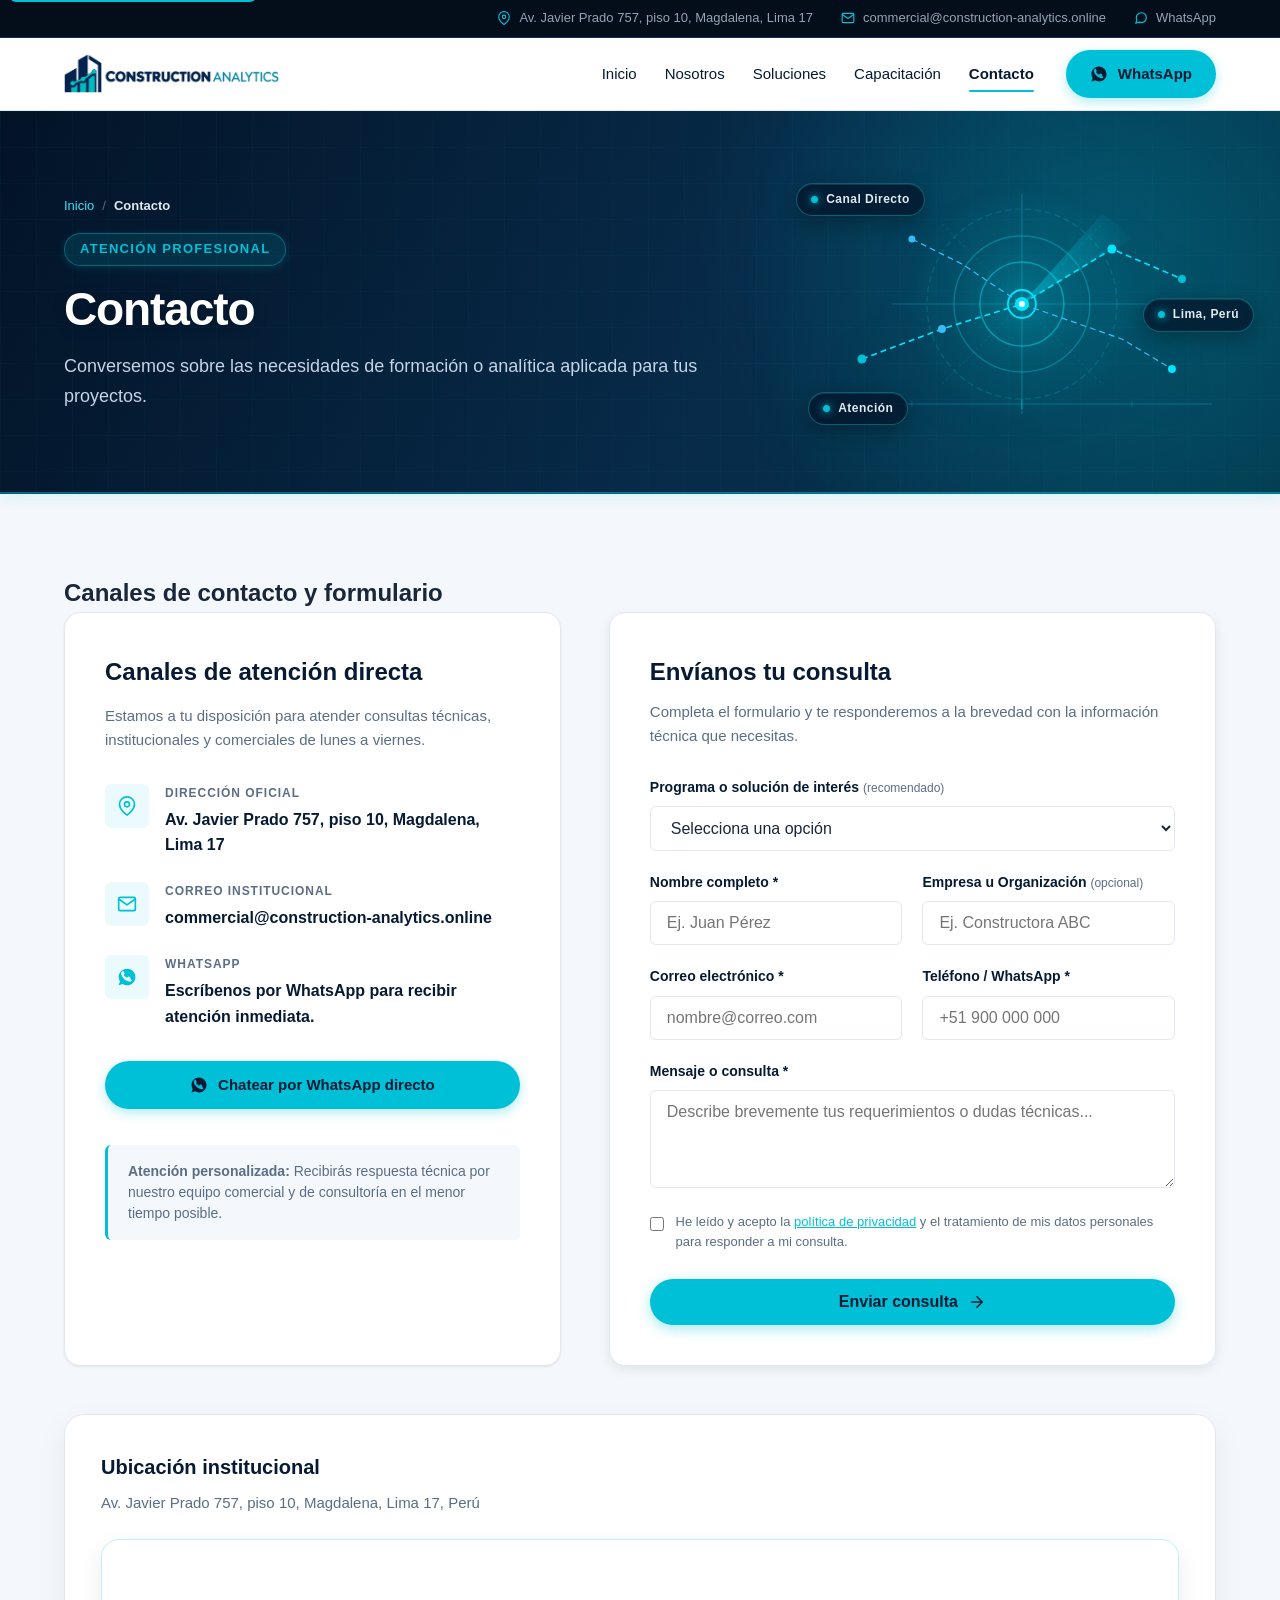
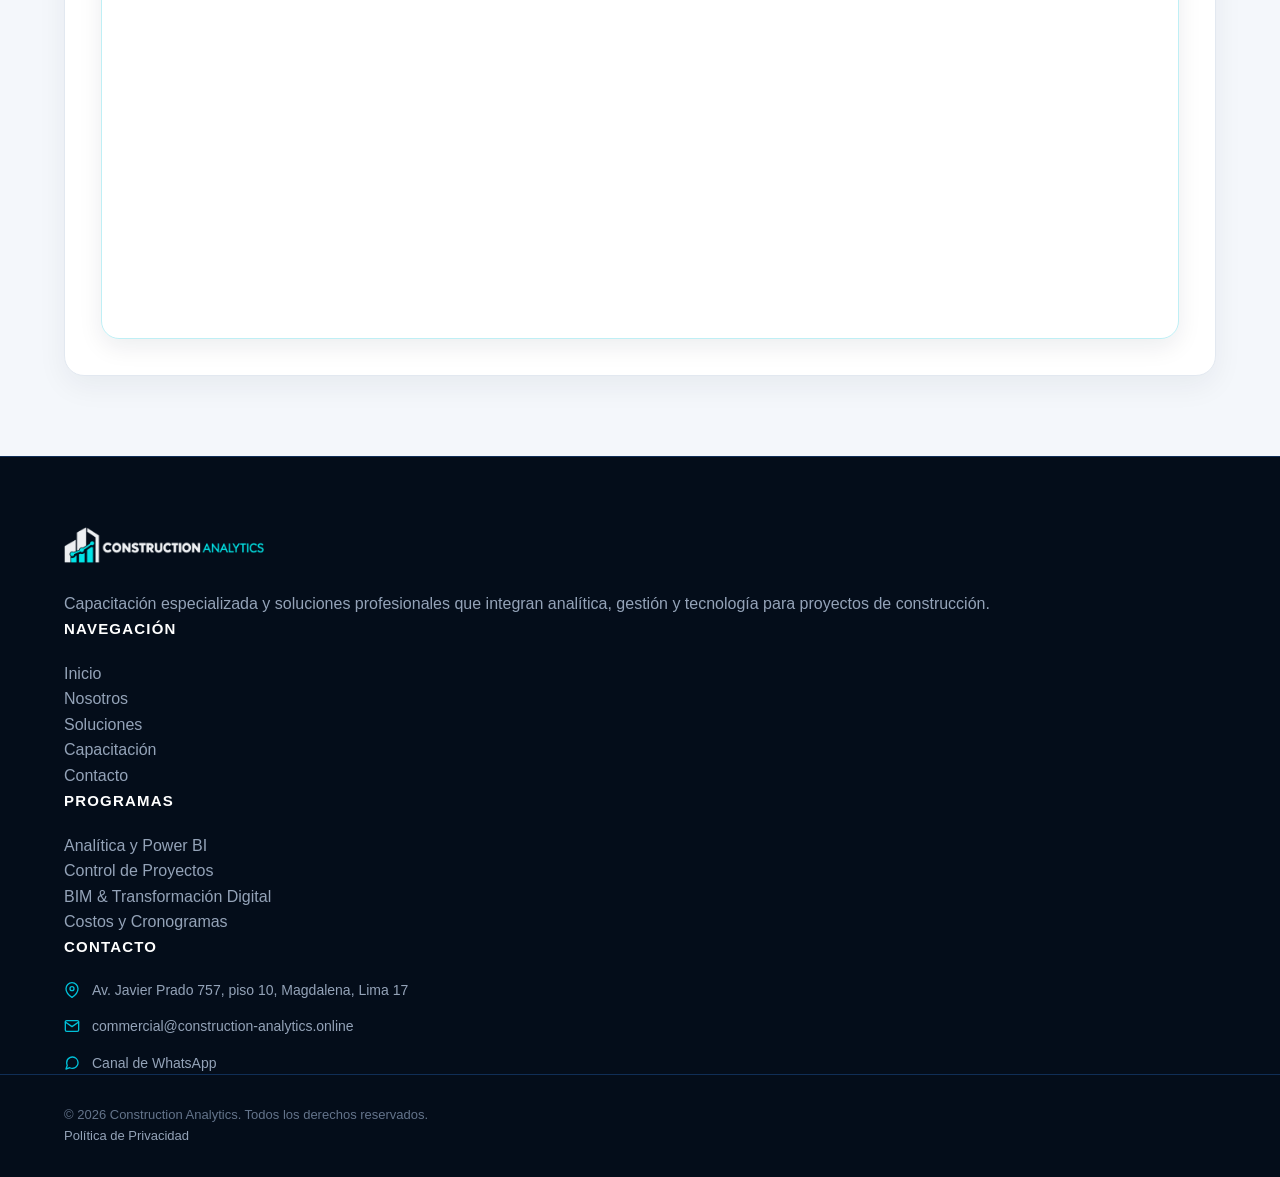
<file: contacto.html>
<!DOCTYPE html>
<html lang="es">
<head>
  <meta charset="UTF-8">
  <meta name="viewport" content="width=device-width, initial-scale=1.0">
  <title>Contacto | Construction Analytics</title>
  <meta name="description" content="Ponte en contacto con Construction Analytics para consultas sobre capacitación especializada y soluciones analíticas para proyectos de construcción.">
  <link rel="canonical" href="https://construction-analytics.online/contacto.html">

  <!-- Open Graph -->
  <meta property="og:type" content="website">
  <meta property="og:url" content="https://construction-analytics.online/contacto.html">
  <meta property="og:title" content="Contacto | Construction Analytics">
  <meta property="og:description" content="Conversemos sobre las necesidades de formación o analítica aplicada para tus proyectos de construcción.">
  <meta property="og:image" content="https://construction-analytics.online/assets/img/logo-construction-analytics.png">

  <!-- Favicon -->
  <link rel="icon" type="image/png" href="assets/img/favicon.png">
  <link rel="apple-touch-icon" href="assets/img/favicon.png">

  <!-- Estilos -->
  <link rel="stylesheet" href="assets/css/styles.css">

  <!-- JSON-LD -->
  <script type="application/ld+json">
  {
    "@context": "https://schema.org",
    "@type": "ContactPage",
    "name": "Contacto | Construction Analytics",
    "url": "https://construction-analytics.online/contacto.html",
    "mainEntity": {
      "@type": "Organization",
      "name": "Construction Analytics",
      "url": "https://construction-analytics.online/contacto.html",
      "logo": "https://construction-analytics.online/assets/img/logo-construction-analytics.png",
      "email": "commercial@construction-analytics.online",
      "address": {
        "@type": "PostalAddress",
        "streetAddress": "Av. Javier Prado 757, piso 10",
        "addressLocality": "Magdalena",
        "addressRegion": "Lima",
        "postalCode": "Lima 17",
        "addressCountry": "PE"
      }
    }
  }
  </script>
</head>
<body>

  <a href="#main-content" class="skip-link">Saltar al contenido principal</a>

  <!-- BARRA SUPERIOR -->
  <aside class="topbar" aria-label="Información de contacto">
    <div class="container topbar-container">
      <a href="https://maps.google.com/?q=Av.+Javier+Prado+757,+piso+10,+Magdalena,+Lima+17,+Peru" target="_blank" rel="noopener noreferrer" class="topbar-item" title="Ver en Google Maps">
        <svg viewBox="0 0 24 24" fill="none" stroke="currentColor" stroke-width="2" stroke-linecap="round" stroke-linejoin="round" aria-hidden="true">
          <path d="M21 10c0 7-9 13-9 13s-9-6-9-13a9 9 0 0 1 18 0z"></path>
          <circle cx="12" cy="10" r="3"></circle>
        </svg>
        <span>Av. Javier Prado 757, piso 10, Magdalena, Lima 17</span>
      </a>

      <a href="mailto:commercial@construction-analytics.online" class="topbar-item" title="Enviar correo">
        <svg viewBox="0 0 24 24" fill="none" stroke="currentColor" stroke-width="2" stroke-linecap="round" stroke-linejoin="round" aria-hidden="true">
          <path d="M4 4h16c1.1 0 2 .9 2 2v12c0 1.1-.9 2-2 2H4c-1.1 0-2-.9-2-2V6c0-1.1.9-2 2-2z"></path>
          <polyline points="22,6 12,13 2,6"></polyline>
        </svg>
        <span>commercial@construction-analytics.online</span>
      </a>

      <a href="https://wa.me/51993463118?text=Hola%20Construction%20Analytics,%20deseo%20solicitar%20informaci%C3%B3n." target="_blank" rel="noopener noreferrer" class="topbar-item" aria-label="Contactar por WhatsApp">
        <svg viewBox="0 0 24 24" fill="none" stroke="currentColor" stroke-width="2" stroke-linecap="round" stroke-linejoin="round" aria-hidden="true">
          <path d="M21 11.5a8.38 8.38 0 0 1-.9 3.8 8.5 8.5 0 0 1-7.6 4.7 8.38 8.38 0 0 1-3.8-.9L3 21l1.9-5.7a8.38 8.38 0 0 1-.9-3.8 8.5 8.5 0 0 1 4.7-7.6 8.38 8.38 0 0 1 3.8-.9h.5a8.48 8.48 0 0 1 8 8v.5z"></path>
        </svg>
        <span>WhatsApp</span>
      </a>
    </div>
  </aside>

  <!-- ENCABEZADO -->
  <header class="site-header">
    <div class="container header-container">
      <a href="index.html" class="site-logo" aria-label="Construction Analytics - Inicio">
        <img src="assets/img/logo-construction-analytics.png" alt="Logotipo Construction Analytics" width="215" height="39" loading="eager">
      </a>

      <button class="mobile-menu-toggle" aria-expanded="false" aria-controls="primary-navigation" aria-label="Abrir menú">
        <span></span>
        <span></span>
        <span></span>
      </button>

      <!-- Navegación Principal Multipágina -->
      <nav id="primary-navigation" class="primary-nav mobile-nav" aria-label="Navegación principal">
        <div class="mobile-menu-header">
          <a href="index.html" class="mobile-menu-logo" aria-label="Construction Analytics - Inicio">
            <img src="assets/img/logo-construction-analytics.png" alt="Logotipo Construction Analytics" width="180" height="33">
          </a>
          <button type="button" class="mobile-menu-close" aria-label="Cerrar menú">
            <svg viewBox="0 0 24 24" width="22" height="22" fill="none" stroke="currentColor" stroke-width="2.2" stroke-linecap="round" stroke-linejoin="round" aria-hidden="true">
              <line x1="18" y1="6" x2="6" y2="18"></line>
              <line x1="6" y1="6" x2="18" y2="18"></line>
            </svg>
          </button>
        </div>

        <div class="mobile-menu-body">
          <ul class="nav-list mobile-menu-links">
            <li><a href="index.html" class="nav-link">Inicio</a></li>
            <li><a href="nosotros.html" class="nav-link">Nosotros</a></li>
            <li><a href="soluciones.html" class="nav-link">Soluciones</a></li>
            <li><a href="capacitacion.html" class="nav-link">Capacitación</a></li>
            <li><a href="contacto.html" class="nav-link active" aria-current="page">Contacto</a></li>
          </ul>

          <div class="nav-cta">
            <a href="https://wa.me/51993463118?text=Hola%20Construction%20Analytics,%20deseo%20solicitar%20informaci%C3%B3n." target="_blank" rel="noopener noreferrer" class="btn btn-whatsapp" aria-label="Contactar por WhatsApp">
              <svg viewBox="0 0 24 24" aria-hidden="true">
                <path d="M12.031 2C6.495 2 2 6.49 2 12.022c0 1.954.557 3.784 1.527 5.341L2 22l4.809-1.503a9.98 9.98 0 0 0 5.222 1.464h.004c5.534 0 10.03-4.49 10.03-10.023A10.015 10.015 0 0 0 12.031 2zm5.835 14.18c-.244.686-1.42 1.309-1.968 1.353-.51.04-1.173.06-3.793-.993-3.345-1.346-5.498-4.737-5.666-4.957-.168-.22-1.35-1.797-1.35-3.428 0-1.63.856-2.433 1.161-2.76.244-.262.534-.328.712-.328.178 0 .356.002.512.01.168.008.391-.064.612.467.228.552.776 1.898.844 2.036.068.138.113.3.023.479-.09.18-.135.292-.269.448-.133.155-.281.346-.401.465-.134.133-.274.278-.118.546.156.267.693 1.144 1.488 1.85 1.025.912 1.888 1.194 2.155 1.327.267.133.423.111.58-.067.156-.178.667-.777.845-1.044.178-.267.356-.222.6-.133.245.089 1.558.734 1.825.867.267.134.445.2.512.312.067.112.067.644-.177 1.33z"/>
              </svg>
              <span>WhatsApp</span>
            </a>
          </div>
        </div>
      </nav>
    </div>
  </header>

  <!-- HERO INTERIOR -->
  <section class="page-hero" aria-labelledby="contact-h1">
    <div class="container page-hero-container">
      <div class="page-hero-content">
        <nav class="page-breadcrumb" aria-label="Ruta de navegación">
          <a href="index.html">Inicio</a>
          <span class="breadcrumb-separator" aria-hidden="true">/</span>
          <span aria-current="page">Contacto</span>
        </nav>
        <span class="page-tag">Atención Profesional</span>
        <h1 id="contact-h1" class="page-title">Contacto</h1>
        <p class="page-subtitle">
          Conversemos sobre las necesidades de formación o analítica aplicada para tus proyectos.
        </p>
      </div>
      <div class="page-hero-visual" aria-hidden="true">
        <div class="hero-tech-panel">
          <div class="hero-tech-layers">
            <svg class="hero-tech-svg" viewBox="0 0 460 270" fill="none" xmlns="http://www.w3.org/2000/svg">
              <defs>
                <radialGradient id="conRadarGlow" cx="50%" cy="50%" r="50%">
                  <stop stop-color="#00e5ff" stop-opacity="0.3"/>
                  <stop offset="60%" stop-color="#00c0d8" stop-opacity="0.08"/>
                  <stop offset="100%" stop-color="#00e5ff" stop-opacity="0"/>
                </radialGradient>
                <linearGradient id="conBeamGrad" x1="230" y1="135" x2="350" y2="70" gradientUnits="userSpaceOnUse">
                  <stop stop-color="#00e5ff" stop-opacity="0.4"/>
                  <stop offset="1" stop-color="#00e5ff" stop-opacity="0"/>
                </linearGradient>
              </defs>

              <!-- Radar Field Glow -->
              <circle cx="230" cy="135" r="115" fill="url(#conRadarGlow)"/>

              <!-- Baseline & Technical Coordinate Ticks -->
              <line x1="40" y1="235" x2="420" y2="235" stroke="rgba(0,210,230,0.3)" stroke-width="1.2"/>
              <line x1="120" y1="232" x2="120" y2="238" stroke="rgba(0,210,230,0.25)" stroke-width="1"/>
              <line x1="230" y1="230" x2="230" y2="240" stroke="rgba(0,210,230,0.4)" stroke-width="1.2"/>
              <line x1="340" y1="232" x2="340" y2="238" stroke="rgba(0,210,230,0.25)" stroke-width="1"/>

              <!-- Concentric Radar Geolocation Rings -->
              <circle cx="230" cy="135" r="95" stroke="rgba(0,210,230,0.2)" stroke-width="1.2" stroke-dasharray="6 4"/>
              <circle cx="230" cy="135" r="68" stroke="rgba(0,210,230,0.35)" stroke-width="1.4"/>
              <circle cx="230" cy="135" r="42" stroke="rgba(0,229,255,0.45)" stroke-width="1.6"/>
              
              <!-- Expanding Animated Radar Pulse Ring -->
              <circle class="svg-radar-ring" cx="230" cy="135" r="14" stroke="#00e5ff" stroke-width="1.8" fill="none"/>

              <!-- Radar Crosshairs (Azimuth / Elevation) -->
              <line x1="100" y1="135" x2="360" y2="135" stroke="rgba(0,210,230,0.3)" stroke-width="1.2"/>
              <line x1="230" y1="25" x2="230" y2="245" stroke="rgba(0,210,230,0.3)" stroke-width="1.2"/>

              <!-- 45-degree Diagonal Reference Axis Lines -->
              <line x1="150" y1="55" x2="310" y2="215" stroke="rgba(0,210,230,0.15)" stroke-width="1" stroke-dasharray="3 3"/>
              <line x1="150" y1="215" x2="310" y2="55" stroke="rgba(0,210,230,0.15)" stroke-width="1" stroke-dasharray="3 3"/>

              <!-- Sweeping Radar Beam Polygon -->
              <path class="svg-radar-sweep" d="M230 135 L 340 70 A 95 95 0 0 0 310 45 Z" fill="url(#conBeamGrad)"/>

              <!-- Satellite Communication Vectors & Link Lines -->
              <path class="svg-data-path" d="M70 190 L 150 160 L 230 135 L 320 80 L 390 110" stroke="#00e5ff" stroke-width="1.6" fill="none"/>
              <path class="svg-data-path" d="M120 70 L 170 95 L 230 135 L 330 170 L 380 200" stroke="#38bdf8" stroke-width="1.2" fill="none"/>

              <!-- Central Geolocation Beacon (Coordinate Hub) -->
              <circle cx="230" cy="135" r="7" fill="#00e5ff"/>
              <circle cx="230" cy="135" r="3" fill="#ffffff"/>

              <!-- Active Network Communication Nodes -->
              <circle class="svg-pulse-node" cx="70" cy="190" r="4.5" fill="#00c0d8"/>
              <circle class="svg-pulse-node" cx="150" cy="160" r="4" fill="#38bdf8"/>
              <circle class="svg-pulse-node" cx="320" cy="80" r="4.5" fill="#00e5ff"/>
              <circle class="svg-pulse-node" cx="390" cy="110" r="4" fill="#00c0d8"/>
              <circle class="svg-pulse-node" cx="120" cy="70" r="3.5" fill="#38bdf8"/>
              <circle class="svg-pulse-node" cx="380" cy="200" r="4" fill="#00e5ff"/>
            </svg>
          </div>

          <!-- Glassmorphism Floating Chips -->
          <div class="hero-glass-chip chip-pos-1">
            <span class="chip-dot"></span>
            <span>Canal Directo</span>
          </div>
          <div class="hero-glass-chip chip-pos-2">
            <span class="chip-dot"></span>
            <span>Lima, Perú</span>
          </div>
          <div class="hero-glass-chip chip-pos-3">
            <span class="chip-dot"></span>
            <span>Atención</span>
          </div>
        </div>
      </div>
    </div>
  </section>

  <!-- CONTENIDO PRINCIPAL -->
  <main id="main-content">

    <section class="contact-section" aria-labelledby="contact-section-heading">
      <div class="container">
        <h2 id="contact-section-heading" class="visually-hidden">Canales de contacto y formulario</h2>

        <div class="contact-grid">

          <!-- BLOQUE DE INFORMACIÓN DIRECTA -->
          <div class="contact-info reveal-on-scroll">
            <h3 class="contact-info-title">Canales de atención directa</h3>
            <p class="contact-info-desc">
              Estamos a tu disposición para atender consultas técnicas, institucionales y comerciales de lunes a viernes.
            </p>

            <div class="contact-details-list">

              <!-- Dirección -->
              <div class="contact-detail-item">
                <div class="contact-detail-icon" aria-hidden="true">
                  <svg viewBox="0 0 24 24" fill="none" stroke="currentColor" stroke-width="2" stroke-linecap="round" stroke-linejoin="round">
                    <path d="M21 10c0 7-9 13-9 13s-9-6-9-13a9 9 0 0 1 18 0z"></path>
                    <circle cx="12" cy="10" r="3"></circle>
                  </svg>
                </div>
                <div>
                  <div class="contact-detail-label">Dirección oficial</div>
                  <div class="contact-detail-value">
                    <a href="https://maps.google.com/?q=Av.+Javier+Prado+757,+piso+10,+Magdalena,+Lima+17,+Peru" target="_blank" rel="noopener noreferrer">
                      Av. Javier Prado 757, piso 10, Magdalena, Lima 17
                    </a>
                  </div>
                </div>
              </div>

              <!-- Correo -->
              <div class="contact-detail-item">
                <div class="contact-detail-icon" aria-hidden="true">
                  <svg viewBox="0 0 24 24" fill="none" stroke="currentColor" stroke-width="2" stroke-linecap="round" stroke-linejoin="round">
                    <path d="M4 4h16c1.1 0 2 .9 2 2v12c0 1.1-.9 2-2 2H4c-1.1 0-2-.9-2-2V6c0-1.1.9-2 2-2z"></path>
                    <polyline points="22,6 12,13 2,6"></polyline>
                  </svg>
                </div>
                <div>
                  <div class="contact-detail-label">Correo institucional</div>
                  <div class="contact-detail-value">
                    <a href="mailto:commercial@construction-analytics.online">
                      commercial@construction-analytics.online
                    </a>
                  </div>
                </div>
              </div>

              <!-- WhatsApp -->
              <div class="contact-detail-item">
                <div class="contact-detail-icon" aria-hidden="true">
                  <svg viewBox="0 0 24 24" fill="currentColor">
                    <path d="M12.031 2C6.495 2 2 6.49 2 12.022c0 1.954.557 3.784 1.527 5.341L2 22l4.809-1.503a9.98 9.98 0 0 0 5.222 1.464h.004c5.534 0 10.03-4.49 10.03-10.023A10.015 10.015 0 0 0 12.031 2zm5.835 14.18c-.244.686-1.42 1.309-1.968 1.353-.51.04-1.173.06-3.793-.993-3.345-1.346-5.498-4.737-5.666-4.957-.168-.22-1.35-1.797-1.35-3.428 0-1.63.856-2.433 1.161-2.76.244-.262.534-.328.712-.328.178 0 .356.002.512.01.168.008.391-.064.612.467.228.552.776 1.898.844 2.036.068.138.113.3.023.479-.09.18-.135.292-.269.448-.133.155-.281.346-.401.465-.134.133-.274.278-.118.546.156.267.693 1.144 1.488 1.85 1.025.912 1.888 1.194 2.155 1.327.267.133.423.111.58-.067.156-.178.667-.777.845-1.044.178-.267.356-.222.6-.133.245.089 1.558.734 1.825.867.267.134.445.2.512.312.067.112.067.644-.177 1.33z"/>
                  </svg>
                </div>
                <div>
                  <div class="contact-detail-label">WhatsApp</div>
                  <div class="contact-detail-value">
                    <a href="https://wa.me/51993463118?text=Hola%20Construction%20Analytics,%20deseo%20solicitar%20informaci%C3%B3n." target="_blank" rel="noopener noreferrer" aria-label="Contactar por WhatsApp">
                      Escríbenos por WhatsApp para recibir atención inmediata.
                    </a>
                  </div>
                </div>
              </div>

            </div>

            <div style="margin-top: 32px;">
              <a href="https://wa.me/51993463118?text=Hola%20Construction%20Analytics,%20deseo%20solicitar%20informaci%C3%B3n." target="_blank" rel="noopener noreferrer" class="btn btn-whatsapp" style="width: 100%; justify-content: center;">
                <svg viewBox="0 0 24 24" aria-hidden="true">
                  <path d="M12.031 2C6.495 2 2 6.49 2 12.022c0 1.954.557 3.784 1.527 5.341L2 22l4.809-1.503a9.98 9.98 0 0 0 5.222 1.464h.004c5.534 0 10.03-4.49 10.03-10.023A10.015 10.015 0 0 0 12.031 2zm5.835 14.18c-.244.686-1.42 1.309-1.968 1.353-.51.04-1.173.06-3.793-.993-3.345-1.346-5.498-4.737-5.666-4.957-.168-.22-1.35-1.797-1.35-3.428 0-1.63.856-2.433 1.161-2.76.244-.262.534-.328.712-.328.178 0 .356.002.512.01.168.008.391-.064.612.467.228.552.776 1.898.844 2.036.068.138.113.3.023.479-.09.18-.135.292-.269.448-.133.155-.281.346-.401.465-.134.133-.274.278-.118.546.156.267.693 1.144 1.488 1.85 1.025.912 1.888 1.194 2.155 1.327.267.133.423.111.58-.067.156-.178.667-.777.845-1.044.178-.267.356-.222.6-.133.245.089 1.558.734 1.825.867.267.134.445.2.512.312.067.112.067.644-.177 1.33z"/>
                </svg>
                <span>Chatear por WhatsApp directo</span>
              </a>
            </div>

            <div class="contact-notice-box">
              <strong>Atención personalizada:</strong> Recibirás respuesta técnica por nuestro equipo comercial y de consultoría en el menor tiempo posible.
            </div>
          </div>

          <!-- FORMULARIO DE CONSULTA -->
          <div class="contact-form-container reveal-on-scroll">
            <div class="form-header">
              <h3 class="form-title">Envíanos tu consulta</h3>
              <p class="form-subtitle">Completa el formulario y te responderemos a la brevedad con la información técnica que necesitas.</p>
            </div>

            <form id="contact-form" class="contact-form" novalidate>

              <div class="form-group">
                <label for="programa" class="form-label">Programa o solución de interés <span class="optional">(recomendado)</span></label>
                <select id="programa" name="programa" class="form-control">
                  <option value="" disabled selected>Selecciona una opción</option>
                  <option value="Analítica y Power BI aplicada a proyectos">Analítica y Power BI aplicada a proyectos</option>
                  <option value="Control de Proyectos y Seguimiento Operativo">Control de Proyectos y Seguimiento Operativo</option>
                  <option value="BIM & Transformación Digital">BIM & Transformación Digital</option>
                  <option value="Costos, Presupuestos y Cronogramas">Costos, Presupuestos y Cronogramas</option>
                  <option value="Tableros de Control y Analítica Integral">Tableros de Control y Analítica Integral</option>
                  <option value="Asesoría e Implementación en Proyectos">Asesoría e Implementación en Proyectos</option>
                  <option value="Capacitación corporativa a medida">Capacitación corporativa a medida</option>
                  <option value="Otra consulta profesional">Otra consulta profesional</option>
                </select>
              </div>

              <div class="form-row">
                <div class="form-group">
                  <label for="nombre" class="form-label">Nombre completo *</label>
                  <input type="text" id="nombre" name="nombre" class="form-control" placeholder="Ej. Juan Pérez" required autocomplete="name">
                </div>

                <div class="form-group">
                  <label for="empresa" class="form-label">Empresa u Organización <span class="optional">(opcional)</span></label>
                  <input type="text" id="empresa" name="empresa" class="form-control" placeholder="Ej. Constructora ABC" autocomplete="organization">
                </div>
              </div>

              <div class="form-row">
                <div class="form-group">
                  <label for="email" class="form-label">Correo electrónico *</label>
                  <input type="email" id="email" name="email" class="form-control" placeholder="nombre@correo.com" required autocomplete="email">
                </div>

                <div class="form-group">
                  <label for="telefono" class="form-label">Teléfono / WhatsApp *</label>
                  <input type="tel" id="telefono" name="telefono" class="form-control" placeholder="+51 900 000 000" required autocomplete="tel">
                </div>
              </div>

              <div class="form-group">
                <label for="mensaje" class="form-label">Mensaje o consulta *</label>
                <textarea id="mensaje" name="mensaje" class="form-control" rows="4" placeholder="Describe brevemente tus requerimientos o dudas técnicas..." required></textarea>
              </div>

              <div class="form-checkbox-group">
                <input type="checkbox" id="privacidad" name="privacidad" required>
                <label for="privacidad" class="checkbox-label">
                  He leído y acepto la <a href="privacidad.html" target="_blank">política de privacidad</a> y el tratamiento de mis datos personales para responder a mi consulta.
                </label>
              </div>

              <button type="submit" class="btn btn-primary btn-submit">
                <span>Enviar consulta</span>
                <svg viewBox="0 0 24 24" fill="none" stroke="currentColor" stroke-width="2" stroke-linecap="round" stroke-linejoin="round" aria-hidden="true">
                  <line x1="5" y1="12" x2="19" y2="12"></line>
                  <polyline points="12 5 19 12 12 19"></polyline>
                </svg>
              </button>

              <div id="form-status" class="form-status" role="status" aria-live="polite"></div>

            </form>
          </div>

        </div>

        <!-- TARJETA DE UBICACIÓN INSTITUCIONAL -->
        <div class="contact-map-card reveal-on-scroll">
          <div class="map-header">
            <h3 class="map-title">Ubicación institucional</h3>
            <p class="map-address">Av. Javier Prado 757, piso 10, Magdalena, Lima 17, Perú</p>
          </div>
          <div class="map-wrapper">
            <iframe 
              src="https://www.google.com/maps?q=Av.%20Javier%20Prado%20757%2C%20piso%2010%2C%20Magdalena%2C%20Lima%2017%2C%20Per%C3%BA&amp;output=embed" 
              width="100%" 
              height="400" 
              style="border:0;" 
              allowfullscreen="" 
              loading="lazy" 
              referrerpolicy="no-referrer-when-downgrade" 
              title="Ubicación de Construction Analytics">
            </iframe>
          </div>
        </div>

      </div>
    </section>

  </main>

  <!-- PIE DE PÁGINA (FOOTER) -->
  <footer class="site-footer">
    <div class="container footer-container">
      
      <!-- Columna 1: Marca e Identidad -->
      <div class="footer-col footer-col-brand">
        <a href="index.html" class="footer-logo" aria-label="Construction Analytics - Inicio">
          <img src="assets/img/logo-construction-analytics-light.png" alt="Construction Analytics" width="200" height="36" loading="lazy">
        </a>
        <p class="footer-brand-desc">
          Capacitación especializada y soluciones profesionales que integran analítica, gestión y tecnología para proyectos de construcción.
        </p>
      </div>

      <!-- Columna 2: Navegación -->
      <div class="footer-col">
        <div class="footer-heading">Navegación</div>
        <ul class="footer-links">
          <li><a href="index.html">Inicio</a></li>
          <li><a href="nosotros.html">Nosotros</a></li>
          <li><a href="soluciones.html">Soluciones</a></li>
          <li><a href="capacitacion.html">Capacitación</a></li>
          <li><a href="contacto.html">Contacto</a></li>
        </ul>
      </div>

      <!-- Columna 3: Programas -->
      <div class="footer-col">
        <div class="footer-heading">Programas</div>
        <ul class="footer-links">
          <li><a href="capacitacion.html">Analítica y Power BI</a></li>
          <li><a href="capacitacion.html">Control de Proyectos</a></li>
          <li><a href="capacitacion.html">BIM & Transformación Digital</a></li>
          <li><a href="capacitacion.html">Costos y Cronogramas</a></li>
        </ul>
      </div>

      <!-- Columna 4: Contacto Oficial -->
      <div class="footer-col">
        <div class="footer-heading">Contacto</div>
        <ul class="footer-contact-list">
          <li class="footer-contact-item">
            <svg viewBox="0 0 24 24" fill="none" stroke="currentColor" stroke-width="2" stroke-linecap="round" stroke-linejoin="round" aria-hidden="true">
              <path d="M21 10c0 7-9 13-9 13s-9-6-9-13a9 9 0 0 1 18 0z"></path>
              <circle cx="12" cy="10" r="3"></circle>
            </svg>
            <a href="https://maps.google.com/?q=Av.+Javier+Prado+757,+piso+10,+Magdalena,+Lima+17,+Peru" target="_blank" rel="noopener noreferrer">
              Av. Javier Prado 757, piso 10, Magdalena, Lima 17
            </a>
          </li>
          <li class="footer-contact-item">
            <svg viewBox="0 0 24 24" fill="none" stroke="currentColor" stroke-width="2" stroke-linecap="round" stroke-linejoin="round" aria-hidden="true">
              <path d="M4 4h16c1.1 0 2 .9 2 2v12c0 1.1-.9 2-2 2H4c-1.1 0-2-.9-2-2V6c0-1.1.9-2 2-2z"></path>
              <polyline points="22,6 12,13 2,6"></polyline>
            </svg>
            <a href="mailto:commercial@construction-analytics.online">
              commercial@construction-analytics.online
            </a>
          </li>
          <li class="footer-contact-item">
            <svg viewBox="0 0 24 24" fill="none" stroke="currentColor" stroke-width="2" stroke-linecap="round" stroke-linejoin="round" aria-hidden="true">
              <path d="M21 11.5a8.38 8.38 0 0 1-.9 3.8 8.5 8.5 0 0 1-7.6 4.7 8.38 8.38 0 0 1-3.8-.9L3 21l1.9-5.7a8.38 8.38 0 0 1-.9-3.8 8.5 8.5 0 0 1 4.7-7.6 8.38 8.38 0 0 1 3.8-.9h.5a8.48 8.48 0 0 1 8 8v.5z"></path>
            </svg>
            <a href="https://wa.me/51993463118?text=Hola%20Construction%20Analytics,%20deseo%20solicitar%20informaci%C3%B3n." target="_blank" rel="noopener noreferrer" aria-label="Contactar por WhatsApp">Canal de WhatsApp</a>
          </li>
        </ul>
      </div>

    </div>

    <!-- Barra Inferior de Derechos -->
    <div class="footer-bottom">
      <div class="container footer-bottom-container">
        <div>
          &copy; <span id="current-year">2026</span> Construction Analytics. Todos los derechos reservados.
        </div>
        <ul class="footer-legal-links">
          <li><a href="privacidad.html">Política de Privacidad</a></li>
        </ul>
      </div>
    </div>
  </footer>

  <script src="assets/js/main.js" defer></script>
</body>
</html>
</file>
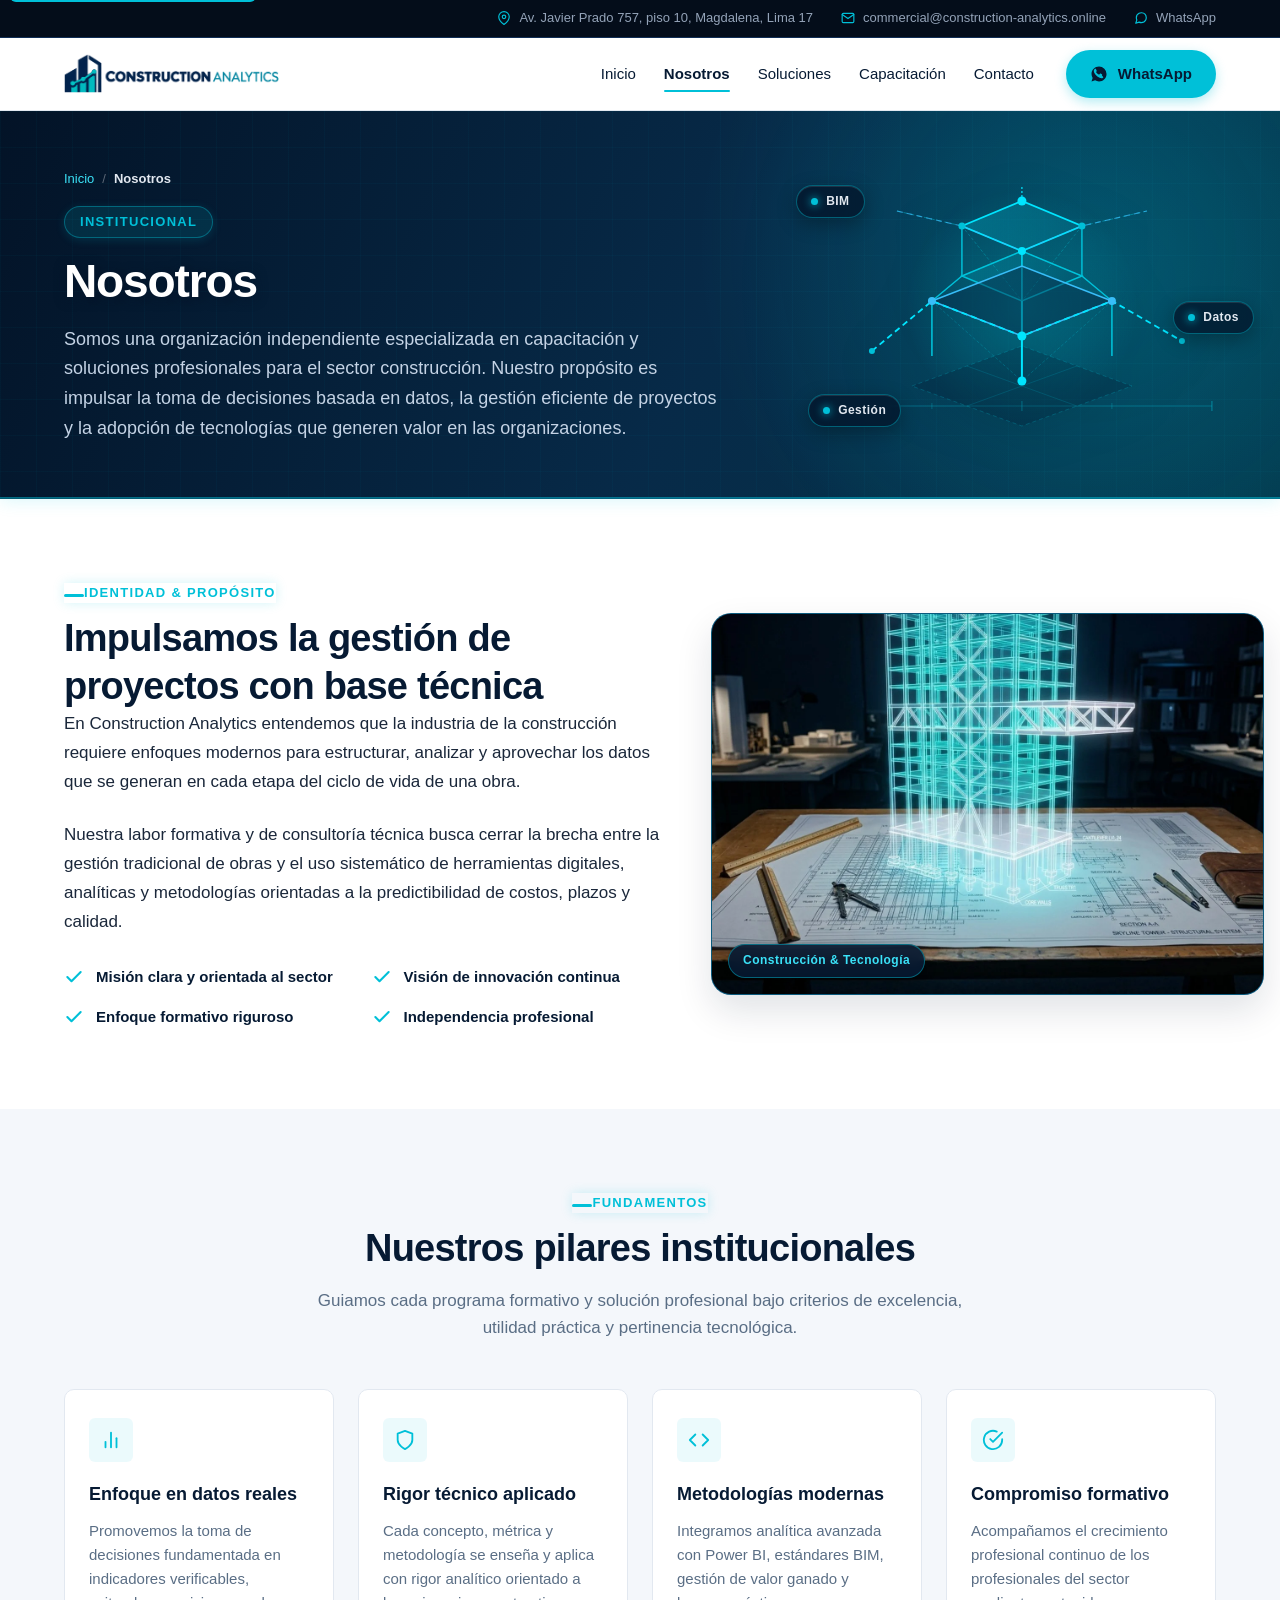
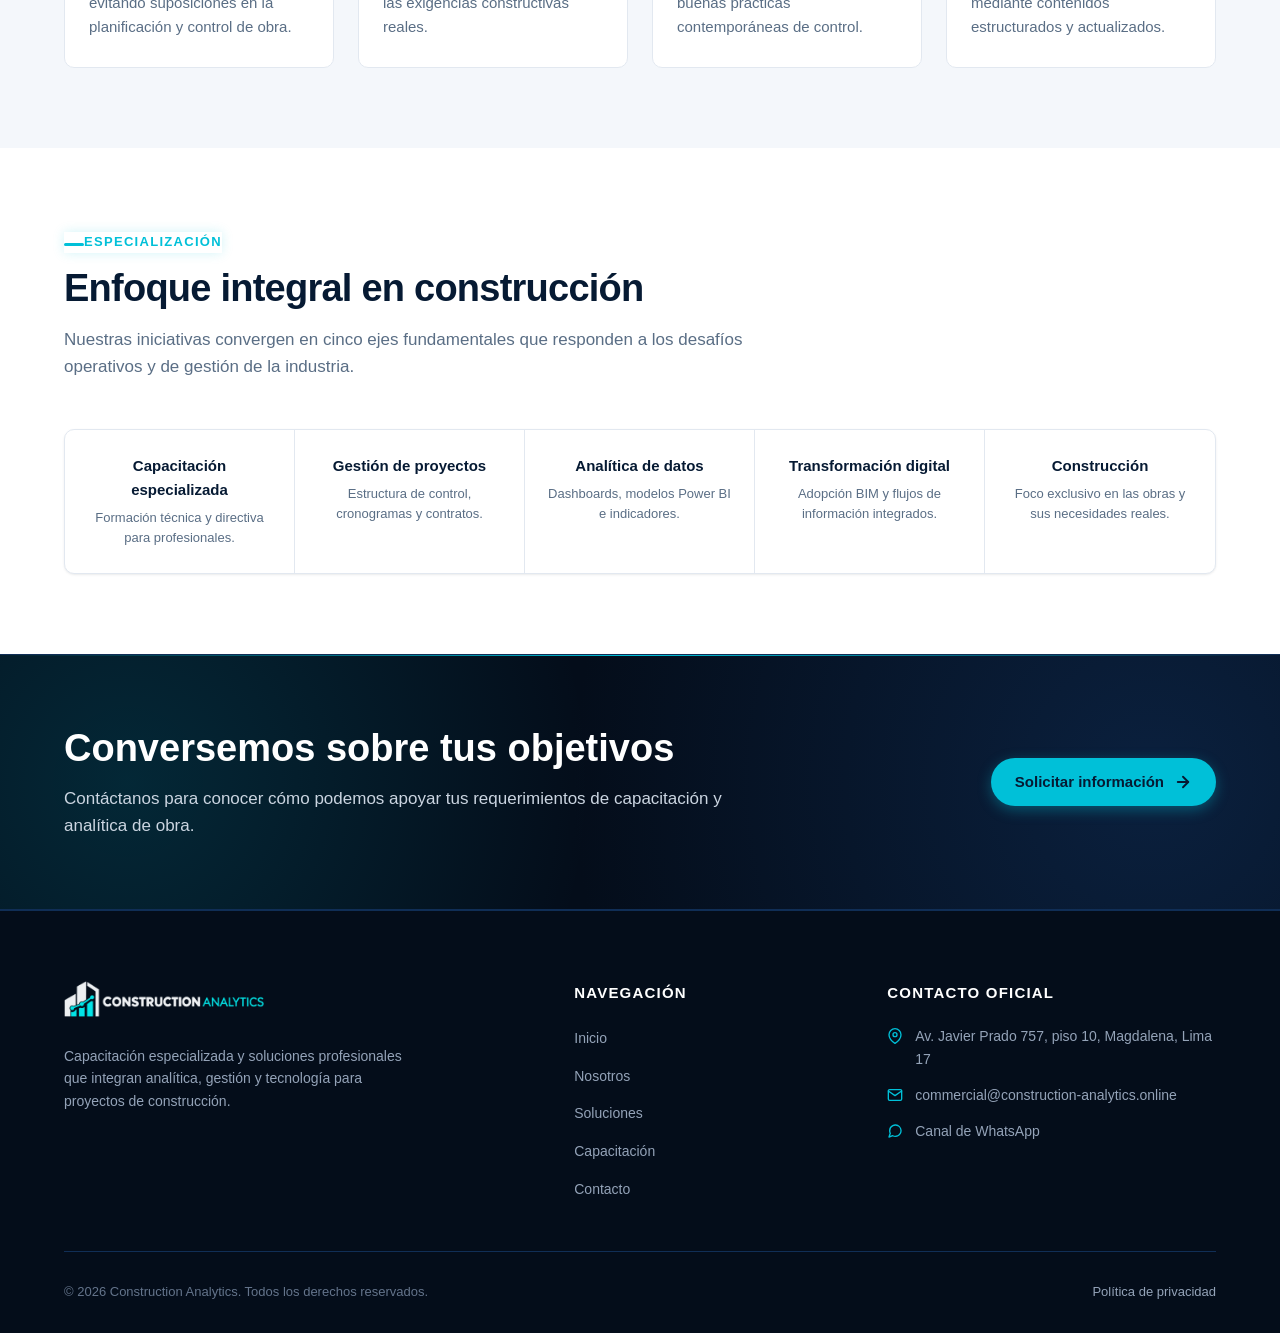
<file: nosotros.html>
<!DOCTYPE html>
<html lang="es">
<head>
  <meta charset="UTF-8">
  <meta name="viewport" content="width=device-width, initial-scale=1.0">
  <title>Nosotros | Construction Analytics</title>
  <meta name="description" content="Conoce Construction Analytics: organización independiente especializada en capacitación y soluciones basadas en datos para el sector construcción.">
  <link rel="canonical" href="https://construction-analytics.online/nosotros.html">

  <!-- Open Graph -->
  <meta property="og:type" content="website">
  <meta property="og:url" content="https://construction-analytics.online/nosotros.html">
  <meta property="og:title" content="Nosotros | Construction Analytics">
  <meta property="og:description" content="Organización independiente especializada en capacitación y soluciones profesionales que integran analítica, gestión y tecnología para proyectos de construcción.">
  <meta property="og:image" content="https://construction-analytics.online/assets/img/nosotros-blueprint.jpg">

  <!-- Favicon -->
  <link rel="icon" type="image/png" href="assets/img/favicon.png">
  <link rel="apple-touch-icon" href="assets/img/favicon.png">

  <!-- Estilos -->
  <link rel="stylesheet" href="assets/css/styles.css">

  <!-- JSON-LD -->
  <script type="application/ld+json">
  {
    "@context": "https://schema.org",
    "@type": "EducationalOrganization",
    "name": "Construction Analytics",
    "url": "https://construction-analytics.online/nosotros.html",
    "logo": "https://construction-analytics.online/assets/img/logo-construction-analytics.png",
    "email": "commercial@construction-analytics.online",
    "address": {
      "@type": "PostalAddress",
      "streetAddress": "Av. Javier Prado 757, piso 10",
      "addressLocality": "Magdalena",
      "addressRegion": "Lima",
      "postalCode": "Lima 17",
      "addressCountry": "PE"
    },
    "description": "Organización independiente orientada a la capacitación especializada y soluciones analíticas para proyectos de construcción."
  }
  </script>
</head>
<body>

  <a href="#main-content" class="skip-link">Saltar al contenido principal</a>

  <!-- BARRA SUPERIOR -->
  <aside class="topbar" aria-label="Información de contacto">
    <div class="container topbar-container">
      <a href="https://maps.google.com/?q=Av.+Javier+Prado+757,+piso+10,+Magdalena,+Lima+17,+Peru" target="_blank" rel="noopener noreferrer" class="topbar-item" title="Ver en Google Maps">
        <svg viewBox="0 0 24 24" fill="none" stroke="currentColor" stroke-width="2" stroke-linecap="round" stroke-linejoin="round" aria-hidden="true">
          <path d="M21 10c0 7-9 13-9 13s-9-6-9-13a9 9 0 0 1 18 0z"></path>
          <circle cx="12" cy="10" r="3"></circle>
        </svg>
        <span>Av. Javier Prado 757, piso 10, Magdalena, Lima 17</span>
      </a>

      <a href="mailto:commercial@construction-analytics.online" class="topbar-item" title="Enviar correo">
        <svg viewBox="0 0 24 24" fill="none" stroke="currentColor" stroke-width="2" stroke-linecap="round" stroke-linejoin="round" aria-hidden="true">
          <path d="M4 4h16c1.1 0 2 .9 2 2v12c0 1.1-.9 2-2 2H4c-1.1 0-2-.9-2-2V6c0-1.1.9-2 2-2z"></path>
          <polyline points="22,6 12,13 2,6"></polyline>
        </svg>
        <span>commercial@construction-analytics.online</span>
      </a>

      <a href="https://wa.me/51993463118?text=Hola%20Construction%20Analytics,%20deseo%20solicitar%20informaci%C3%B3n." target="_blank" rel="noopener noreferrer" class="topbar-item" aria-label="Contactar por WhatsApp">
        <svg viewBox="0 0 24 24" fill="none" stroke="currentColor" stroke-width="2" stroke-linecap="round" stroke-linejoin="round" aria-hidden="true">
          <path d="M21 11.5a8.38 8.38 0 0 1-.9 3.8 8.5 8.5 0 0 1-7.6 4.7 8.38 8.38 0 0 1-3.8-.9L3 21l1.9-5.7a8.38 8.38 0 0 1-.9-3.8 8.5 8.5 0 0 1 4.7-7.6 8.38 8.38 0 0 1 3.8-.9h.5a8.48 8.48 0 0 1 8 8v.5z"></path>
        </svg>
        <span>WhatsApp</span>
      </a>
    </div>
  </aside>

  <!-- ENCABEZADO -->
  <header class="site-header">
    <div class="container header-container">
      <a href="index.html" class="site-logo" aria-label="Construction Analytics - Inicio">
        <img src="assets/img/logo-construction-analytics.png" alt="Logotipo Construction Analytics" width="215" height="39" loading="eager">
      </a>

      <button class="mobile-menu-toggle" aria-expanded="false" aria-controls="primary-navigation" aria-label="Abrir menú">
        <span></span>
        <span></span>
        <span></span>
      </button>

      <!-- Navegación Principal Multipágina -->
      <nav id="primary-navigation" class="primary-nav mobile-nav" aria-label="Navegación principal">
        <div class="mobile-menu-header">
          <a href="index.html" class="mobile-menu-logo" aria-label="Construction Analytics - Inicio">
            <img src="assets/img/logo-construction-analytics.png" alt="Logotipo Construction Analytics" width="180" height="33">
          </a>
          <button type="button" class="mobile-menu-close" aria-label="Cerrar menú">
            <svg viewBox="0 0 24 24" width="22" height="22" fill="none" stroke="currentColor" stroke-width="2.2" stroke-linecap="round" stroke-linejoin="round" aria-hidden="true">
              <line x1="18" y1="6" x2="6" y2="18"></line>
              <line x1="6" y1="6" x2="18" y2="18"></line>
            </svg>
          </button>
        </div>

        <div class="mobile-menu-body">
          <ul class="nav-list mobile-menu-links">
            <li><a href="index.html" class="nav-link">Inicio</a></li>
            <li><a href="nosotros.html" class="nav-link active" aria-current="page">Nosotros</a></li>
            <li><a href="soluciones.html" class="nav-link">Soluciones</a></li>
            <li><a href="capacitacion.html" class="nav-link">Capacitación</a></li>
            <li><a href="contacto.html" class="nav-link">Contacto</a></li>
          </ul>

          <div class="nav-cta">
            <a href="https://wa.me/51993463118?text=Hola%20Construction%20Analytics,%20deseo%20solicitar%20informaci%C3%B3n." target="_blank" rel="noopener noreferrer" class="btn btn-whatsapp" aria-label="Contactar por WhatsApp">
              <svg viewBox="0 0 24 24" aria-hidden="true">
                <path d="M12.031 2C6.495 2 2 6.49 2 12.022c0 1.954.557 3.784 1.527 5.341L2 22l4.809-1.503a9.98 9.98 0 0 0 5.222 1.464h.004c5.534 0 10.03-4.49 10.03-10.023A10.015 10.015 0 0 0 12.031 2zm5.835 14.18c-.244.686-1.42 1.309-1.968 1.353-.51.04-1.173.06-3.793-.993-3.345-1.346-5.498-4.737-5.666-4.957-.168-.22-1.35-1.797-1.35-3.428 0-1.63.856-2.433 1.161-2.76.244-.262.534-.328.712-.328.178 0 .356.002.512.01.168.008.391-.064.612.467.228.552.776 1.898.844 2.036.068.138.113.3.023.479-.09.18-.135.292-.269.448-.133.155-.281.346-.401.465-.134.133-.274.278-.118.546.156.267.693 1.144 1.488 1.85 1.025.912 1.888 1.194 2.155 1.327.267.133.423.111.58-.067.156-.178.667-.777.845-1.044.178-.267.356-.222.6-.133.245.089 1.558.734 1.825.867.267.134.445.2.512.312.067.112.067.644-.177 1.33z"/>
              </svg>
              <span>WhatsApp</span>
            </a>
          </div>
        </div>
      </nav>
    </div>
  </header>

  <!-- HERO INTERIOR -->
  <section class="page-hero" aria-labelledby="about-h1">
    <div class="container page-hero-container">
      <div class="page-hero-content">
        <nav class="page-breadcrumb" aria-label="Ruta de navegación">
          <a href="index.html">Inicio</a>
          <span class="breadcrumb-separator" aria-hidden="true">/</span>
          <span aria-current="page">Nosotros</span>
        </nav>
        <span class="page-tag">Institucional</span>
        <h1 id="about-h1" class="page-title">Nosotros</h1>
        <p class="page-subtitle">
          Somos una organización independiente especializada en capacitación y soluciones profesionales para el sector construcción. Nuestro propósito es impulsar la toma de decisiones basada en datos, la gestión eficiente de proyectos y la adopción de tecnologías que generen valor en las organizaciones.
        </p>
      </div>
      <div class="page-hero-visual" aria-hidden="true">
        <div class="hero-tech-panel">
          <div class="hero-tech-layers">
            <svg class="hero-tech-svg" viewBox="0 0 460 270" fill="none" xmlns="http://www.w3.org/2000/svg">
              <defs>
                <linearGradient id="nosBimGrad" x1="120" y1="40" x2="340" y2="240" gradientUnits="userSpaceOnUse">
                  <stop stop-color="#00e5ff" stop-opacity="0.32"/>
                  <stop offset="1" stop-color="#072a48" stop-opacity="0.05"/>
                </linearGradient>
                <linearGradient id="nosFloorGrad" x1="150" y1="90" x2="310" y2="190" gradientUnits="userSpaceOnUse">
                  <stop stop-color="#00c0d8" stop-opacity="0.22"/>
                  <stop offset="1" stop-color="#041933" stop-opacity="0.45"/>
                </linearGradient>
                <radialGradient id="nosCoreGlow" cx="50%" cy="50%" r="50%">
                  <stop stop-color="#00e5ff" stop-opacity="0.26"/>
                  <stop offset="100%" stop-color="#00e5ff" stop-opacity="0"/>
                </radialGradient>
              </defs>

              <!-- Ambient Glow & Depth Field -->
              <circle cx="230" cy="135" r="115" fill="url(#nosCoreGlow)"/>

              <!-- Baseline & Technical Coordinate Ticks -->
              <line x1="40" y1="235" x2="420" y2="235" stroke="rgba(0,210,230,0.3)" stroke-width="1.2"/>
              <line x1="40" y1="230" x2="40" y2="240" stroke="rgba(0,210,230,0.4)" stroke-width="1.2"/>
              <line x1="140" y1="232" x2="140" y2="238" stroke="rgba(0,210,230,0.25)" stroke-width="1"/>
              <line x1="230" y1="230" x2="230" y2="240" stroke="rgba(0,210,230,0.4)" stroke-width="1.2"/>
              <line x1="320" y1="232" x2="320" y2="238" stroke="rgba(0,210,230,0.25)" stroke-width="1"/>
              <line x1="420" y1="230" x2="420" y2="240" stroke="rgba(0,210,230,0.4)" stroke-width="1.2"/>

              <!-- Blueprint Foundation Coordinate Plane -->
              <polygon points="120,215 230,175 340,215 230,255" stroke="rgba(0,210,230,0.2)" stroke-width="1" stroke-dasharray="4 3" fill="rgba(6,26,51,0.25)"/>
              <line x1="175" y1="195" x2="285" y2="235" stroke="rgba(0,210,230,0.15)" stroke-width="1"/>
              <line x1="285" y1="195" x2="175" y2="235" stroke="rgba(0,210,230,0.15)" stroke-width="1"/>

              <!-- Central 3D Isometric BIM Building Wireframe -->
              <g class="svg-float-building">
                <!-- Roof Level 3 Slab -->
                <polygon points="170,55 230,30 290,55 230,80" stroke="#00e5ff" stroke-width="1.8" fill="url(#nosBimGrad)"/>
                
                <!-- Columns Level 3 to 2 -->
                <line x1="170" y1="55" x2="170" y2="105" stroke="#00c0d8" stroke-width="1.5"/>
                <line x1="230" y1="80" x2="230" y2="130" stroke="#00e5ff" stroke-width="1.8"/>
                <line x1="290" y1="55" x2="290" y2="105" stroke="#00c0d8" stroke-width="1.5"/>
                
                <!-- Level 2 Floor Slab -->
                <polygon points="170,105 230,80 290,105 230,130" stroke="#00c0d8" stroke-width="1.5" fill="url(#nosFloorGrad)"/>
                
                <!-- Cross Bracing Wireframe (Level 2) -->
                <line x1="170" y1="55" x2="230" y2="130" stroke="rgba(0,210,230,0.28)" stroke-width="1" stroke-dasharray="3 2"/>
                <line x1="230" y1="80" x2="170" y2="105" stroke="rgba(0,210,230,0.28)" stroke-width="1" stroke-dasharray="3 2"/>
                <line x1="230" y1="80" x2="290" y2="105" stroke="rgba(0,210,230,0.28)" stroke-width="1" stroke-dasharray="3 2"/>
                <line x1="290" y1="55" x2="230" y2="130" stroke="rgba(0,210,230,0.28)" stroke-width="1" stroke-dasharray="3 2"/>

                <!-- Columns Level 2 to 1 (Podium) -->
                <line x1="140" y1="130" x2="140" y2="185" stroke="#00c0d8" stroke-width="1.6"/>
                <line x1="230" y1="130" x2="230" y2="210" stroke="#00e5ff" stroke-width="2"/>
                <line x1="320" y1="130" x2="320" y2="185" stroke="#00c0d8" stroke-width="1.6"/>
                <line x1="170" y1="105" x2="140" y2="130" stroke="#00c0d8" stroke-width="1.5"/>
                <line x1="290" y1="105" x2="320" y2="130" stroke="#00c0d8" stroke-width="1.5"/>

                <!-- Level 1 Podium Slab -->
                <polygon points="140,130 230,95 320,130 230,165" stroke="#38bdf8" stroke-width="1.6" fill="rgba(7,42,72,0.45)"/>

                <!-- Cross Bracings Podium -->
                <line x1="140" y1="130" x2="230" y2="210" stroke="rgba(0,210,230,0.22)" stroke-width="1" stroke-dasharray="3 2"/>
                <line x1="320" y1="130" x2="230" y2="210" stroke="rgba(0,210,230,0.22)" stroke-width="1" stroke-dasharray="3 2"/>

                <!-- External BIM Axis Extension Lines -->
                <line x1="230" y1="30" x2="230" y2="15" stroke="#00e5ff" stroke-width="1.2" stroke-dasharray="2 2"/>
                <line x1="170" y1="55" x2="105" y2="40" stroke="rgba(0,210,230,0.4)" stroke-width="1" stroke-dasharray="4 3"/>
                <line x1="290" y1="55" x2="355" y2="40" stroke="rgba(0,210,230,0.4)" stroke-width="1" stroke-dasharray="4 3"/>
              </g>

              <!-- Dynamic Data Signal Flow Lines -->
              <path class="svg-data-path" d="M80 180 L140 130 L230 165 L320 130 L390 170" stroke="#00e5ff" stroke-width="1.8" fill="none"/>
              <path class="svg-data-path" d="M105 40 L170 55 L230 80 L290 55 L355 40" stroke="rgba(56,189,248,0.7)" stroke-width="1.2" fill="none"/>

              <!-- Glowing Data Nodes (Structural Junctions) -->
              <circle class="svg-pulse-node" cx="230" cy="30" r="4.5" fill="#00e5ff"/>
              <circle class="svg-pulse-node" cx="170" cy="55" r="3.5" fill="#00c0d8"/>
              <circle class="svg-pulse-node" cx="290" cy="55" r="3.5" fill="#00c0d8"/>
              <circle class="svg-pulse-node" cx="230" cy="80" r="4" fill="#00e5ff"/>
              <circle class="svg-pulse-node" cx="140" cy="130" r="4" fill="#38bdf8"/>
              <circle class="svg-pulse-node" cx="320" cy="130" r="4" fill="#38bdf8"/>
              <circle class="svg-pulse-node" cx="230" cy="165" r="4.5" fill="#00e5ff"/>
              <circle class="svg-pulse-node" cx="230" cy="210" r="4.5" fill="#00e5ff"/>
              <circle class="svg-pulse-node" cx="80" cy="180" r="3" fill="#00c0d8"/>
              <circle class="svg-pulse-node" cx="390" cy="170" r="3" fill="#00c0d8"/>
            </svg>
          </div>

          <!-- Glassmorphism Floating Chips -->
          <div class="hero-glass-chip chip-pos-1">
            <span class="chip-dot"></span>
            <span>BIM</span>
          </div>
          <div class="hero-glass-chip chip-pos-2">
            <span class="chip-dot"></span>
            <span>Datos</span>
          </div>
          <div class="hero-glass-chip chip-pos-3">
            <span class="chip-dot"></span>
            <span>Gestión</span>
          </div>
        </div>
      </div>
    </div>
  </section>

  <!-- CONTENIDO PRINCIPAL -->
  <main id="main-content">

    <!-- IDENTIDAD Y PROPÓSITO -->
    <section class="about-section" aria-labelledby="identity-heading">
      <div class="container">
        <div class="about-grid">
          
          <div class="about-content reveal-on-scroll">
            <span class="section-tag">Identidad & Propósito</span>
            <h2 id="identity-heading" class="section-title">Impulsamos la gestión de proyectos con base técnica</h2>
            <p class="about-text">
              En Construction Analytics entendemos que la industria de la construcción requiere enfoques modernos para estructurar, analizar y aprovechar los datos que se generan en cada etapa del ciclo de vida de una obra.
            </p>
            <p class="about-text">
              Nuestra labor formativa y de consultoría técnica busca cerrar la brecha entre la gestión tradicional de obras y el uso sistemático de herramientas digitales, analíticas y metodologías orientadas a la predictibilidad de costos, plazos y calidad.
            </p>

            <div class="about-features">
              <div class="about-feature-item">
                <svg viewBox="0 0 24 24" fill="none" stroke="currentColor" stroke-width="2.5" stroke-linecap="round" stroke-linejoin="round" aria-hidden="true">
                  <polyline points="20 6 9 17 4 12"></polyline>
                </svg>
                <span>Misión clara y orientada al sector</span>
              </div>
              <div class="about-feature-item">
                <svg viewBox="0 0 24 24" fill="none" stroke="currentColor" stroke-width="2.5" stroke-linecap="round" stroke-linejoin="round" aria-hidden="true">
                  <polyline points="20 6 9 17 4 12"></polyline>
                </svg>
                <span>Visión de innovación continua</span>
              </div>
              <div class="about-feature-item">
                <svg viewBox="0 0 24 24" fill="none" stroke="currentColor" stroke-width="2.5" stroke-linecap="round" stroke-linejoin="round" aria-hidden="true">
                  <polyline points="20 6 9 17 4 12"></polyline>
                </svg>
                <span>Enfoque formativo riguroso</span>
              </div>
              <div class="about-feature-item">
                <svg viewBox="0 0 24 24" fill="none" stroke="currentColor" stroke-width="2.5" stroke-linecap="round" stroke-linejoin="round" aria-hidden="true">
                  <polyline points="20 6 9 17 4 12"></polyline>
                </svg>
                <span>Independencia profesional</span>
              </div>
            </div>
          </div>

          <div class="about-visual reveal-on-scroll">
            <div class="about-visual-tag" aria-hidden="true">Construcción &amp; Tecnología</div>
            <picture>
              <source srcset="assets/img/nosotros-blueprint.webp" type="image/webp">
              <img src="assets/img/nosotros-blueprint.jpg" alt="Modelado técnico y estructura arquitectónica de proyectos" width="800" height="600" loading="lazy" decoding="async">
            </picture>
          </div>

        </div>
      </div>
    </section>

    <!-- PILARES INSTITUCIONALES -->
    <section class="pillars-section" aria-labelledby="pillars-heading">
      <div class="container">
        
        <div class="section-header text-center reveal-on-scroll">
          <span class="section-tag">Fundamentos</span>
          <h2 id="pillars-heading" class="section-title">Nuestros pilares institucionales</h2>
          <p class="section-subtitle">
            Guiamos cada programa formativo y solución profesional bajo criterios de excelencia, utilidad práctica y pertinencia tecnológica.
          </p>
        </div>

        <div class="pillars-grid">

          <article class="pillar-card reveal-on-scroll">
            <div class="pillar-icon" aria-hidden="true">
              <svg viewBox="0 0 24 24" fill="none" stroke="currentColor" stroke-width="2" stroke-linecap="round" stroke-linejoin="round">
                <line x1="18" y1="20" x2="18" y2="10"></line>
                <line x1="12" y1="20" x2="12" y2="4"></line>
                <line x1="6" y1="20" x2="6" y2="14"></line>
              </svg>
            </div>
            <h3 class="pillar-title">Enfoque en datos reales</h3>
            <p class="pillar-desc">
              Promovemos la toma de decisiones fundamentada en indicadores verificables, evitando suposiciones en la planificación y control de obra.
            </p>
          </article>

          <article class="pillar-card reveal-on-scroll">
            <div class="pillar-icon" aria-hidden="true">
              <svg viewBox="0 0 24 24" fill="none" stroke="currentColor" stroke-width="2" stroke-linecap="round" stroke-linejoin="round">
                <path d="M12 22s8-4 8-10V5l-8-3-8 3v7c0 6 8 10 8 10z"></path>
              </svg>
            </div>
            <h3 class="pillar-title">Rigor técnico aplicado</h3>
            <p class="pillar-desc">
              Cada concepto, métrica y metodología se enseña y aplica con rigor analítico orientado a las exigencias constructivas reales.
            </p>
          </article>

          <article class="pillar-card reveal-on-scroll">
            <div class="pillar-icon" aria-hidden="true">
              <svg viewBox="0 0 24 24" fill="none" stroke="currentColor" stroke-width="2" stroke-linecap="round" stroke-linejoin="round">
                <polyline points="16 18 22 12 16 6"></polyline>
                <polyline points="8 6 2 12 8 18"></polyline>
              </svg>
            </div>
            <h3 class="pillar-title">Metodologías modernas</h3>
            <p class="pillar-desc">
              Integramos analítica avanzada con Power BI, estándares BIM, gestión de valor ganado y buenas prácticas contemporáneas de control.
            </p>
          </article>

          <article class="pillar-card reveal-on-scroll">
            <div class="pillar-icon" aria-hidden="true">
              <svg viewBox="0 0 24 24" fill="none" stroke="currentColor" stroke-width="2" stroke-linecap="round" stroke-linejoin="round">
                <path d="M22 11.08V12a10 10 0 1 1-5.93-9.14"></path>
                <polyline points="22 4 12 14.01 9 11.01"></polyline>
              </svg>
            </div>
            <h3 class="pillar-title">Compromiso formativo</h3>
            <p class="pillar-desc">
              Acompañamos el crecimiento profesional continuo de los profesionales del sector mediante contenidos estructurados y actualizados.
            </p>
          </article>

        </div>

      </div>
    </section>

    <!-- ÁREAS DE ENFOQUE -->
    <section class="about-section" aria-labelledby="focus-heading">
      <div class="container">
        
        <div class="section-header reveal-on-scroll">
          <span class="section-tag">Especialización</span>
          <h2 id="focus-heading" class="section-title">Enfoque integral en construcción</h2>
          <p class="section-subtitle">
            Nuestras iniciativas convergen en cinco ejes fundamentales que responden a los desafíos operativos y de gestión de la industria.
          </p>
        </div>

        <div class="specialties-grid reveal-on-scroll" style="margin-top: 0; box-shadow: var(--shadow-sm);">
          <div class="specialty-card">
            <h3 class="specialty-title">Capacitación especializada</h3>
            <p style="font-size: 0.8125rem; color: var(--color-text-muted); margin-top: 6px;">Formación técnica y directiva para profesionales.</p>
          </div>
          <div class="specialty-card">
            <h3 class="specialty-title">Gestión de proyectos</h3>
            <p style="font-size: 0.8125rem; color: var(--color-text-muted); margin-top: 6px;">Estructura de control, cronogramas y contratos.</p>
          </div>
          <div class="specialty-card">
            <h3 class="specialty-title">Analítica de datos</h3>
            <p style="font-size: 0.8125rem; color: var(--color-text-muted); margin-top: 6px;">Dashboards, modelos Power BI e indicadores.</p>
          </div>
          <div class="specialty-card">
            <h3 class="specialty-title">Transformación digital</h3>
            <p style="font-size: 0.8125rem; color: var(--color-text-muted); margin-top: 6px;">Adopción BIM y flujos de información integrados.</p>
          </div>
          <div class="specialty-card">
            <h3 class="specialty-title">Construcción</h3>
            <p style="font-size: 0.8125rem; color: var(--color-text-muted); margin-top: 6px;">Foco exclusivo en las obras y sus necesidades reales.</p>
          </div>
        </div>

      </div>
    </section>

    <!-- CTA INSTITUCIONAL -->
    <section class="cta-section" aria-labelledby="about-cta-heading">
      <div class="container">
        <div class="cta-content">
          <div class="cta-text">
            <h2 id="about-cta-heading" class="cta-title">Conversemos sobre tus objetivos</h2>
            <p class="cta-desc">
              Contáctanos para conocer cómo podemos apoyar tus requerimientos de capacitación y analítica de obra.
            </p>
          </div>
          <div>
            <a href="contacto.html" class="btn btn-primary">
              <span>Solicitar información</span>
              <svg viewBox="0 0 24 24" fill="none" stroke="currentColor" stroke-width="2.5" stroke-linecap="round" stroke-linejoin="round" aria-hidden="true">
                <line x1="5" y1="12" x2="19" y2="12"></line>
                <polyline points="12 5 19 12 12 19"></polyline>
              </svg>
            </a>
          </div>
        </div>
      </div>
    </section>

  </main>

  <!-- PIE DE PÁGINA -->
  <footer class="site-footer">
    <div class="container">
      <div class="footer-top">
        <div class="footer-brand">
          <a href="index.html" class="footer-logo" aria-label="Construction Analytics - Inicio">
            <img src="assets/img/logo-construction-analytics-light.png" alt="Logotipo Construction Analytics" width="200" height="36" loading="lazy">
          </a>
          <p class="footer-desc">
            Capacitación especializada y soluciones profesionales que integran analítica, gestión y tecnología para proyectos de construcción.
          </p>
        </div>

        <div class="footer-nav">
          <h3 class="footer-heading">Navegación</h3>
          <ul class="footer-links-list">
            <li><a href="index.html" class="footer-link">Inicio</a></li>
            <li><a href="nosotros.html" class="footer-link">Nosotros</a></li>
            <li><a href="soluciones.html" class="footer-link">Soluciones</a></li>
            <li><a href="capacitacion.html" class="footer-link">Capacitación</a></li>
            <li><a href="contacto.html" class="footer-link">Contacto</a></li>
          </ul>
        </div>

        <div class="footer-contact">
          <h3 class="footer-heading">Contacto Oficial</h3>
          <div class="footer-contact-list">
            <div class="footer-contact-item">
              <svg viewBox="0 0 24 24" fill="none" stroke="currentColor" stroke-width="2" stroke-linecap="round" stroke-linejoin="round" aria-hidden="true">
                <path d="M21 10c0 7-9 13-9 13s-9-6-9-13a9 9 0 0 1 18 0z"></path>
                <circle cx="12" cy="10" r="3"></circle>
              </svg>
              <span>Av. Javier Prado 757, piso 10, Magdalena, Lima 17</span>
            </div>

            <div class="footer-contact-item">
              <svg viewBox="0 0 24 24" fill="none" stroke="currentColor" stroke-width="2" stroke-linecap="round" stroke-linejoin="round" aria-hidden="true">
                <path d="M4 4h16c1.1 0 2 .9 2 2v12c0 1.1-.9 2-2 2H4c-1.1 0-2-.9-2-2V6c0-1.1.9-2 2-2z"></path>
                <polyline points="22,6 12,13 2,6"></polyline>
              </svg>
              <a href="mailto:commercial@construction-analytics.online">commercial@construction-analytics.online</a>
            </div>

            <div class="footer-contact-item">
              <svg viewBox="0 0 24 24" fill="none" stroke="currentColor" stroke-width="2" stroke-linecap="round" stroke-linejoin="round" aria-hidden="true">
                <path d="M21 11.5a8.38 8.38 0 0 1-.9 3.8 8.5 8.5 0 0 1-7.6 4.7 8.38 8.38 0 0 1-3.8-.9L3 21l1.9-5.7a8.38 8.38 0 0 1-.9-3.8 8.5 8.5 0 0 1 4.7-7.6 8.38 8.38 0 0 1 3.8-.9h.5a8.48 8.48 0 0 1 8 8v.5z"></path>
              </svg>
              <a href="https://wa.me/51993463118?text=Hola%20Construction%20Analytics,%20deseo%20solicitar%20informaci%C3%B3n." target="_blank" rel="noopener noreferrer" aria-label="Contactar por WhatsApp">Canal de WhatsApp</a>
            </div>
          </div>
        </div>
      </div>

      <div class="footer-bottom">
        <p>&copy; <span id="current-year">2026</span> Construction Analytics. Todos los derechos reservados.</p>
        <p><a href="privacidad.html">Política de privacidad</a></p>
      </div>
    </div>
  </footer>

  <script src="assets/js/main.js" defer></script>
</body>
</html>
</file>
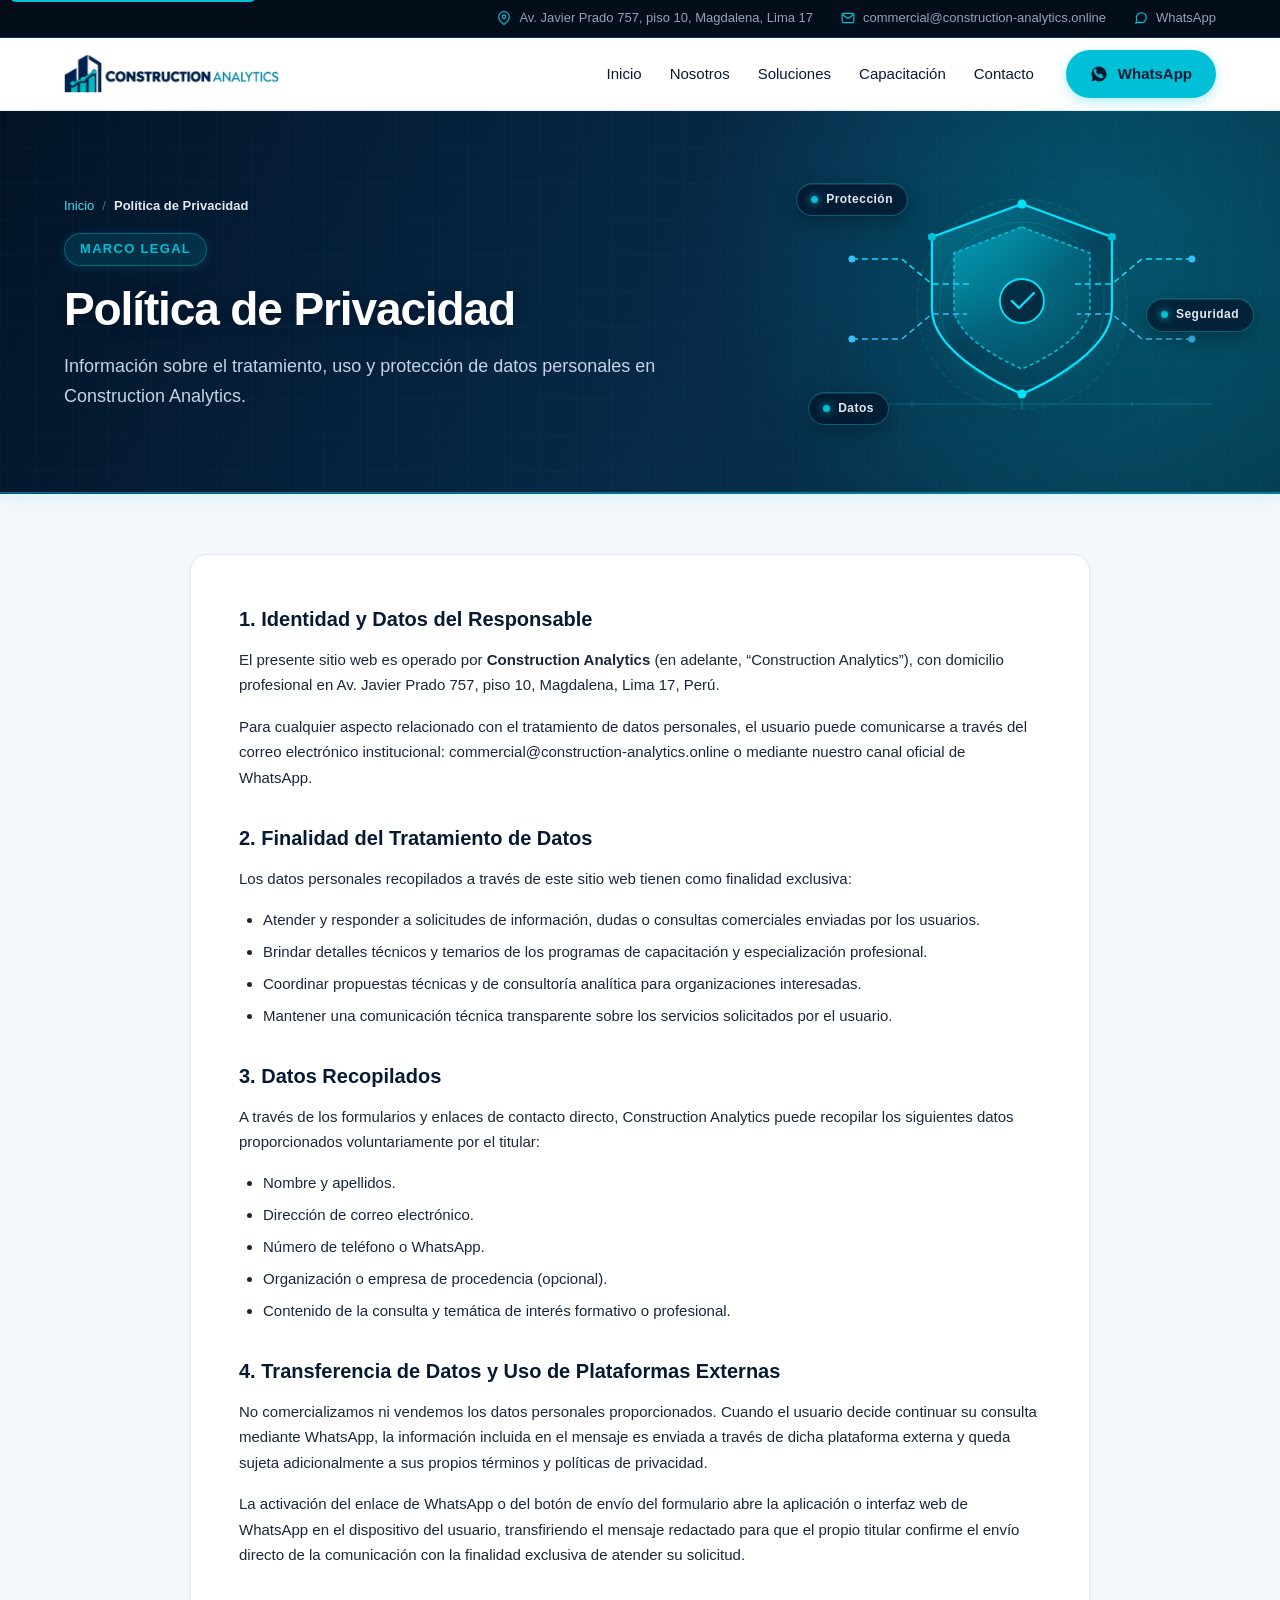
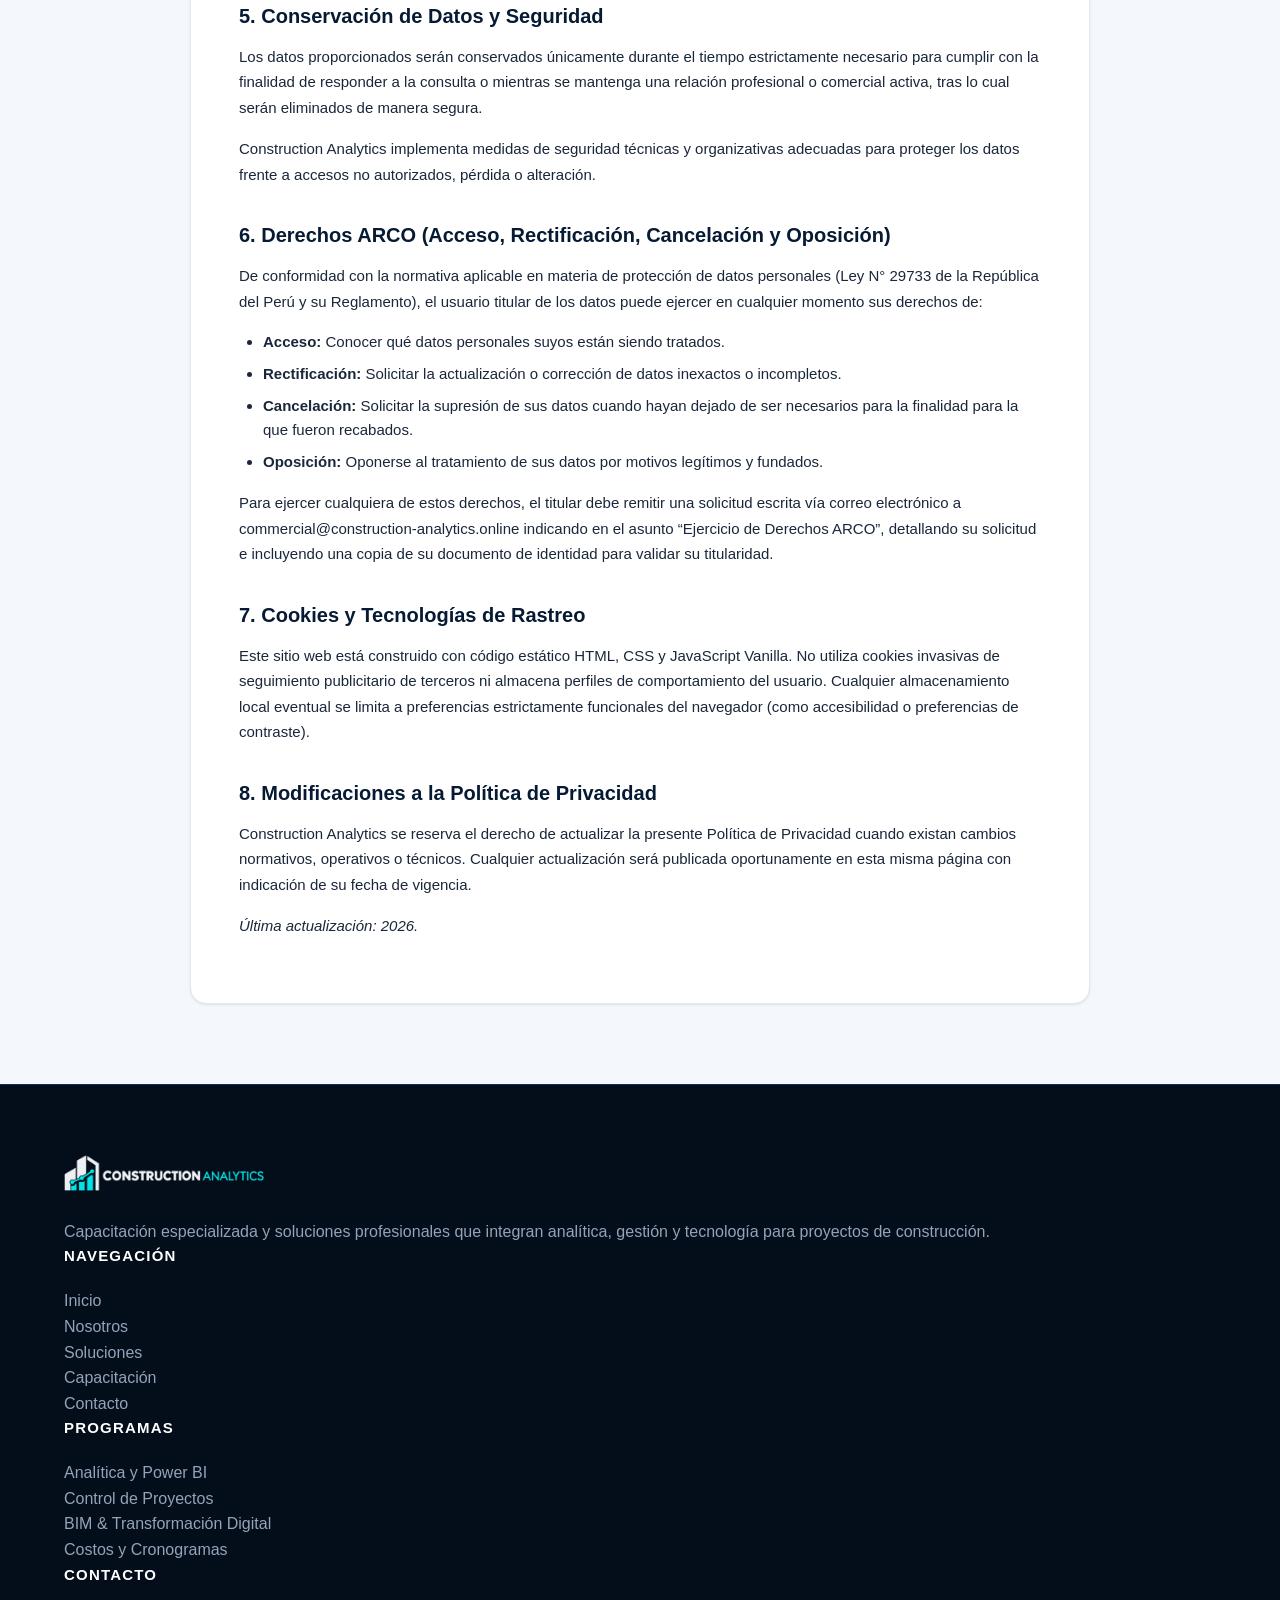
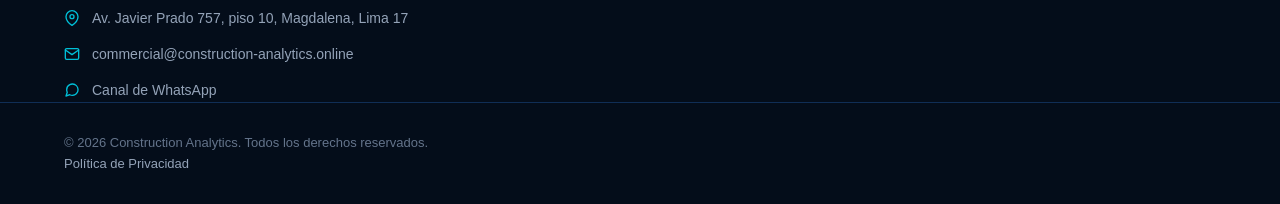
<file: privacidad.html>
<!DOCTYPE html>
<html lang="es">
<head>
  <meta charset="UTF-8">
  <meta name="viewport" content="width=device-width, initial-scale=1.0">
  <title>Política de Privacidad | Construction Analytics</title>
  <meta name="description" content="Política de Privacidad y Tratamiento de Datos Personales de Construction Analytics. Información transparente sobre la recopilación y protección de tus datos.">
  <link rel="canonical" href="https://construction-analytics.online/privacidad.html">

  <!-- Open Graph -->
  <meta property="og:type" content="website">
  <meta property="og:url" content="https://construction-analytics.online/privacidad.html">
  <meta property="og:title" content="Política de Privacidad | Construction Analytics">
  <meta property="og:description" content="Información transparente sobre el tratamiento y protección de datos personales de Construction Analytics.">
  <meta property="og:image" content="https://construction-analytics.online/assets/img/logo-construction-analytics.png">

  <!-- Favicon -->
  <link rel="icon" type="image/png" href="assets/img/favicon.png">
  <link rel="apple-touch-icon" href="assets/img/favicon.png">

  <!-- Estilos -->
  <link rel="stylesheet" href="assets/css/styles.css">

  <!-- JSON-LD -->
  <script type="application/ld+json">
  {
    "@context": "https://schema.org",
    "@type": "WebPage",
    "name": "Política de Privacidad | Construction Analytics",
    "url": "https://construction-analytics.online/privacidad.html",
    "description": "Política de Privacidad y Tratamiento de Datos Personales de Construction Analytics.",
    "publisher": {
      "@type": "Organization",
      "name": "Construction Analytics",
      "url": "https://construction-analytics.online/privacidad.html",
      "logo": "https://construction-analytics.online/assets/img/logo-construction-analytics.png"
    }
  }
  </script>
</head>
<body>

  <a href="#main-content" class="skip-link">Saltar al contenido principal</a>

  <!-- BARRA SUPERIOR -->
  <aside class="topbar" aria-label="Información de contacto">
    <div class="container topbar-container">
      <a href="https://maps.google.com/?q=Av.+Javier+Prado+757,+piso+10,+Magdalena,+Lima+17,+Peru" target="_blank" rel="noopener noreferrer" class="topbar-item" title="Ver en Google Maps">
        <svg viewBox="0 0 24 24" fill="none" stroke="currentColor" stroke-width="2" stroke-linecap="round" stroke-linejoin="round" aria-hidden="true">
          <path d="M21 10c0 7-9 13-9 13s-9-6-9-13a9 9 0 0 1 18 0z"></path>
          <circle cx="12" cy="10" r="3"></circle>
        </svg>
        <span>Av. Javier Prado 757, piso 10, Magdalena, Lima 17</span>
      </a>

      <a href="mailto:commercial@construction-analytics.online" class="topbar-item" title="Enviar correo">
        <svg viewBox="0 0 24 24" fill="none" stroke="currentColor" stroke-width="2" stroke-linecap="round" stroke-linejoin="round" aria-hidden="true">
          <path d="M4 4h16c1.1 0 2 .9 2 2v12c0 1.1-.9 2-2 2H4c-1.1 0-2-.9-2-2V6c0-1.1.9-2 2-2z"></path>
          <polyline points="22,6 12,13 2,6"></polyline>
        </svg>
        <span>commercial@construction-analytics.online</span>
      </a>

      <a href="https://wa.me/51993463118?text=Hola%20Construction%20Analytics,%20deseo%20solicitar%20informaci%C3%B3n." target="_blank" rel="noopener noreferrer" class="topbar-item" aria-label="Contactar por WhatsApp">
        <svg viewBox="0 0 24 24" fill="none" stroke="currentColor" stroke-width="2" stroke-linecap="round" stroke-linejoin="round" aria-hidden="true">
          <path d="M21 11.5a8.38 8.38 0 0 1-.9 3.8 8.5 8.5 0 0 1-7.6 4.7 8.38 8.38 0 0 1-3.8-.9L3 21l1.9-5.7a8.38 8.38 0 0 1-.9-3.8 8.5 8.5 0 0 1 4.7-7.6 8.38 8.38 0 0 1 3.8-.9h.5a8.48 8.48 0 0 1 8 8v.5z"></path>
        </svg>
        <span>WhatsApp</span>
      </a>
    </div>
  </aside>

  <!-- ENCABEZADO -->
  <header class="site-header">
    <div class="container header-container">
      <a href="index.html" class="site-logo" aria-label="Construction Analytics - Inicio">
        <img src="assets/img/logo-construction-analytics.png" alt="Logotipo Construction Analytics" width="215" height="39" loading="eager">
      </a>

      <button class="mobile-menu-toggle" aria-expanded="false" aria-controls="primary-navigation" aria-label="Abrir menú">
        <span></span>
        <span></span>
        <span></span>
      </button>

      <!-- Navegación Principal Multipágina -->
      <nav id="primary-navigation" class="primary-nav mobile-nav" aria-label="Navegación principal">
        <div class="mobile-menu-header">
          <a href="index.html" class="mobile-menu-logo" aria-label="Construction Analytics - Inicio">
            <img src="assets/img/logo-construction-analytics.png" alt="Logotipo Construction Analytics" width="180" height="33">
          </a>
          <button type="button" class="mobile-menu-close" aria-label="Cerrar menú">
            <svg viewBox="0 0 24 24" width="22" height="22" fill="none" stroke="currentColor" stroke-width="2.2" stroke-linecap="round" stroke-linejoin="round" aria-hidden="true">
              <line x1="18" y1="6" x2="6" y2="18"></line>
              <line x1="6" y1="6" x2="18" y2="18"></line>
            </svg>
          </button>
        </div>

        <div class="mobile-menu-body">
          <ul class="nav-list mobile-menu-links">
            <li><a href="index.html" class="nav-link">Inicio</a></li>
            <li><a href="nosotros.html" class="nav-link">Nosotros</a></li>
            <li><a href="soluciones.html" class="nav-link">Soluciones</a></li>
            <li><a href="capacitacion.html" class="nav-link">Capacitación</a></li>
            <li><a href="contacto.html" class="nav-link">Contacto</a></li>
          </ul>

          <div class="nav-cta">
            <a href="https://wa.me/51993463118?text=Hola%20Construction%20Analytics,%20deseo%20solicitar%20informaci%C3%B3n." target="_blank" rel="noopener noreferrer" class="btn btn-whatsapp" aria-label="Contactar por WhatsApp">
              <svg viewBox="0 0 24 24" aria-hidden="true">
                <path d="M12.031 2C6.495 2 2 6.49 2 12.022c0 1.954.557 3.784 1.527 5.341L2 22l4.809-1.503a9.98 9.98 0 0 0 5.222 1.464h.004c5.534 0 10.03-4.49 10.03-10.023A10.015 10.015 0 0 0 12.031 2zm5.835 14.18c-.244.686-1.42 1.309-1.968 1.353-.51.04-1.173.06-3.793-.993-3.345-1.346-5.498-4.737-5.666-4.957-.168-.22-1.35-1.797-1.35-3.428 0-1.63.856-2.433 1.161-2.76.244-.262.534-.328.712-.328.178 0 .356.002.512.01.168.008.391-.064.612.467.228.552.776 1.898.844 2.036.068.138.113.3.023.479-.09.18-.135.292-.269.448-.133.155-.281.346-.401.465-.134.133-.274.278-.118.546.156.267.693 1.144 1.488 1.85 1.025.912 1.888 1.194 2.155 1.327.267.133.423.111.58-.067.156-.178.667-.777.845-1.044.178-.267.356-.222.6-.133.245.089 1.558.734 1.825.867.267.134.445.2.512.312.067.112.067.644-.177 1.33z"/>
              </svg>
              <span>WhatsApp</span>
            </a>
          </div>
        </div>
      </nav>
    </div>
  </header>

  <!-- HERO INTERIOR -->
  <section class="page-hero" aria-labelledby="privacy-h1">
    <div class="container page-hero-container">
      <div class="page-hero-content">
        <nav class="page-breadcrumb" aria-label="Ruta de navegación">
          <a href="index.html">Inicio</a>
          <span class="breadcrumb-separator" aria-hidden="true">/</span>
          <span aria-current="page">Política de Privacidad</span>
        </nav>
        <span class="page-tag">Marco Legal</span>
        <h1 id="privacy-h1" class="page-title">Política de Privacidad</h1>
        <p class="page-subtitle">
          Información sobre el tratamiento, uso y protección de datos personales en Construction Analytics.
        </p>
      </div>
      <div class="page-hero-visual" aria-hidden="true">
        <div class="hero-tech-panel">
          <div class="hero-tech-layers">
            <svg class="hero-tech-svg" viewBox="0 0 460 270" fill="none" xmlns="http://www.w3.org/2000/svg">
              <defs>
                <linearGradient id="privShieldGrad" x1="150" y1="30" x2="310" y2="230" gradientUnits="userSpaceOnUse">
                  <stop stop-color="#00e5ff" stop-opacity="0.25"/>
                  <stop offset="50%" stop-color="#072a48" stop-opacity="0.35"/>
                  <stop offset="100%" stop-color="#031327" stop-opacity="0.1"/>
                </linearGradient>
                <linearGradient id="privCoreGrad" x1="180" y1="70" x2="280" y2="190" gradientUnits="userSpaceOnUse">
                  <stop stop-color="#00e5ff" stop-opacity="0.35"/>
                  <stop offset="100%" stop-color="#00c0d8" stop-opacity="0.05"/>
                </linearGradient>
                <radialGradient id="privGlow" cx="50%" cy="50%" r="50%">
                  <stop stop-color="#00e5ff" stop-opacity="0.28"/>
                  <stop offset="100%" stop-color="#00e5ff" stop-opacity="0"/>
                </radialGradient>
              </defs>

              <!-- Central glow field -->
              <circle cx="230" cy="135" r="110" fill="url(#privGlow)"/>

              <!-- Baseline & Technical Coordinate Ticks -->
              <line x1="40" y1="235" x2="420" y2="235" stroke="rgba(0,210,230,0.3)" stroke-width="1.2"/>
              <line x1="120" y1="232" x2="120" y2="238" stroke="rgba(0,210,230,0.25)" stroke-width="1"/>
              <line x1="230" y1="230" x2="230" y2="240" stroke="rgba(0,210,230,0.4)" stroke-width="1.2"/>
              <line x1="340" y1="232" x2="340" y2="238" stroke="rgba(0,210,230,0.25)" stroke-width="1"/>

              <!-- Concentric Security Boundary Rings -->
              <circle cx="230" cy="135" r="105" stroke="rgba(0,210,230,0.14)" stroke-width="1.2" stroke-dasharray="6 4"/>
              <circle cx="230" cy="135" r="82" stroke="rgba(0,210,230,0.22)" stroke-width="1"/>

              <!-- Outer Technical Security Shield Wireframe -->
              <path d="M230 35 L 320 68 V 140 C 320 188 230 225 230 225 C 230 225 140 188 140 140 V 68 Z" stroke="#00e5ff" stroke-width="2.2" fill="url(#privShieldGrad)"/>
              
              <!-- Inner Geometric Verification Shield Core -->
              <path d="M230 58 L 298 84 V 138 C 298 172 230 200 230 200 C 230 200 162 172 162 138 V 84 Z" stroke="#00c0d8" stroke-width="1.5" stroke-dasharray="4 3" fill="url(#privCoreGrad)"/>

              <!-- Central Verified Security Token Glyphs -->
              <circle cx="230" cy="132" r="22" stroke="#00e5ff" stroke-width="1.8" fill="rgba(4,19,39,0.7)"/>
              <path d="M220 132 L 227 139 L 242 124" stroke="#00e5ff" stroke-width="2.4" stroke-linecap="round" stroke-linejoin="round"/>

              <!-- Cryptographic Circuit Tracks & Secure Bus Streams -->
              <path class="svg-data-path" d="M60 90 L 110 90 L 140 115 L 180 115" stroke="#00e5ff" stroke-width="1.5" fill="none"/>
              <path class="svg-data-path" d="M60 170 L 110 170 L 140 145 L 175 145" stroke="#38bdf8" stroke-width="1.5" fill="none"/>
              <path class="svg-data-path" d="M400 90 L 350 90 L 320 115 L 280 115" stroke="#00e5ff" stroke-width="1.5" fill="none"/>
              <path class="svg-data-path" d="M400 170 L 350 170 L 320 145 L 285 145" stroke="#38bdf8" stroke-width="1.5" fill="none"/>

              <!-- Encrypted Signal Nodes -->
              <circle class="svg-pulse-node" cx="230" cy="35" r="4.5" fill="#00e5ff"/>
              <circle class="svg-pulse-node" cx="320" cy="68" r="4" fill="#00c0d8"/>
              <circle class="svg-pulse-node" cx="140" cy="68" r="4" fill="#00c0d8"/>
              <circle class="svg-pulse-node" cx="230" cy="225" r="4.5" fill="#00e5ff"/>
              <circle class="svg-pulse-node" cx="60" cy="90" r="3.5" fill="#38bdf8"/>
              <circle class="svg-pulse-node" cx="60" cy="170" r="3.5" fill="#38bdf8"/>
              <circle class="svg-pulse-node" cx="400" cy="90" r="3.5" fill="#38bdf8"/>
              <circle class="svg-pulse-node" cx="400" cy="170" r="3.5" fill="#38bdf8"/>
            </svg>
          </div>

          <!-- Glassmorphism Floating Chips -->
          <div class="hero-glass-chip chip-pos-1">
            <span class="chip-dot"></span>
            <span>Protección</span>
          </div>
          <div class="hero-glass-chip chip-pos-2">
            <span class="chip-dot"></span>
            <span>Seguridad</span>
          </div>
          <div class="hero-glass-chip chip-pos-3">
            <span class="chip-dot"></span>
            <span>Datos</span>
          </div>
        </div>
      </div>
    </div>
  </section>

  <!-- CONTENIDO PRINCIPAL -->
  <main id="main-content">
    <div class="legal-page">
      <div class="container" style="display: flex; justify-content: center;">

        <article class="legal-content">

          <h2>1. Identidad y Datos del Responsable</h2>
          <p>
            El presente sitio web es operado por <strong>Construction Analytics</strong> (en adelante, “Construction Analytics”), con domicilio profesional en Av. Javier Prado 757, piso 10, Magdalena, Lima 17, Perú.
          </p>
          <p>
            Para cualquier aspecto relacionado con el tratamiento de datos personales, el usuario puede comunicarse a través del correo electrónico institucional: <a href="mailto:commercial@construction-analytics.online">commercial@construction-analytics.online</a> o mediante nuestro <a href="https://wa.me/51993463118?text=Hola%20Construction%20Analytics,%20deseo%20solicitar%20informaci%C3%B3n." target="_blank" rel="noopener noreferrer" aria-label="Contactar por WhatsApp">canal oficial de WhatsApp</a>.
          </p>

          <h2>2. Finalidad del Tratamiento de Datos</h2>
          <p>
            Los datos personales recopilados a través de este sitio web tienen como finalidad exclusiva:
          </p>
          <ul>
            <li>Atender y responder a solicitudes de información, dudas o consultas comerciales enviadas por los usuarios.</li>
            <li>Brindar detalles técnicos y temarios de los programas de capacitación y especialización profesional.</li>
            <li>Coordinar propuestas técnicas y de consultoría analítica para organizaciones interesadas.</li>
            <li>Mantener una comunicación técnica transparente sobre los servicios solicitados por el usuario.</li>
          </ul>

          <h2>3. Datos Recopilados</h2>
          <p>
            A través de los formularios y enlaces de contacto directo, Construction Analytics puede recopilar los siguientes datos proporcionados voluntariamente por el titular:
          </p>
          <ul>
            <li>Nombre y apellidos.</li>
            <li>Dirección de correo electrónico.</li>
            <li>Número de teléfono o WhatsApp.</li>
            <li>Organización o empresa de procedencia (opcional).</li>
            <li>Contenido de la consulta y temática de interés formativo o profesional.</li>
          </ul>

                    <h2>4. Transferencia de Datos y Uso de Plataformas Externas</h2>
          <p>
            No comercializamos ni vendemos los datos personales proporcionados. Cuando el usuario decide continuar su consulta mediante WhatsApp, la información incluida en el mensaje es enviada a través de dicha plataforma externa y queda sujeta adicionalmente a sus propios términos y políticas de privacidad.
          </p>
          <p>
            La activación del enlace de WhatsApp o del botón de envío del formulario abre la aplicación o interfaz web de WhatsApp en el dispositivo del usuario, transfiriendo el mensaje redactado para que el propio titular confirme el envío directo de la comunicación con la finalidad exclusiva de atender su solicitud.
          </p>

          <h2>5. Conservación de Datos y Seguridad</h2>
          <p>
            Los datos proporcionados serán conservados únicamente durante el tiempo estrictamente necesario para cumplir con la finalidad de responder a la consulta o mientras se mantenga una relación profesional o comercial activa, tras lo cual serán eliminados de manera segura.
          </p>
          <p>
            Construction Analytics implementa medidas de seguridad técnicas y organizativas adecuadas para proteger los datos frente a accesos no autorizados, pérdida o alteración.
          </p>

          <h2>6. Derechos ARCO (Acceso, Rectificación, Cancelación y Oposición)</h2>
          <p>
            De conformidad con la normativa aplicable en materia de protección de datos personales (Ley N° 29733 de la República del Perú y su Reglamento), el usuario titular de los datos puede ejercer en cualquier momento sus derechos de:
          </p>
          <ul>
            <li><strong>Acceso:</strong> Conocer qué datos personales suyos están siendo tratados.</li>
            <li><strong>Rectificación:</strong> Solicitar la actualización o corrección de datos inexactos o incompletos.</li>
            <li><strong>Cancelación:</strong> Solicitar la supresión de sus datos cuando hayan dejado de ser necesarios para la finalidad para la que fueron recabados.</li>
            <li><strong>Oposición:</strong> Oponerse al tratamiento de sus datos por motivos legítimos y fundados.</li>
          </ul>
          <p>
            Para ejercer cualquiera de estos derechos, el titular debe remitir una solicitud escrita vía correo electrónico a <a href="mailto:commercial@construction-analytics.online">commercial@construction-analytics.online</a> indicando en el asunto “Ejercicio de Derechos ARCO”, detallando su solicitud e incluyendo una copia de su documento de identidad para validar su titularidad.
          </p>

          <h2>7. Cookies y Tecnologías de Rastreo</h2>
          <p>
            Este sitio web está construido con código estático HTML, CSS y JavaScript Vanilla. No utiliza cookies invasivas de seguimiento publicitario de terceros ni almacena perfiles de comportamiento del usuario. Cualquier almacenamiento local eventual se limita a preferencias estrictamente funcionales del navegador (como accesibilidad o preferencias de contraste).
          </p>

          <h2>8. Modificaciones a la Política de Privacidad</h2>
          <p>
            Construction Analytics se reserva el derecho de actualizar la presente Política de Privacidad cuando existan cambios normativos, operativos o técnicos. Cualquier actualización será publicada oportunamente en esta misma página con indicación de su fecha de vigencia.
          </p>
          <p>
            <em>Última actualización: 2026.</em>
          </p>

        </article>

      </div>
    </div>
  </main>

  <!-- PIE DE PÁGINA (FOOTER) -->
  <footer class="site-footer">
    <div class="container footer-container">
      
      <!-- Columna 1: Marca e Identidad -->
      <div class="footer-col footer-col-brand">
        <a href="index.html" class="footer-logo" aria-label="Construction Analytics - Inicio">
          <img src="assets/img/logo-construction-analytics-light.png" alt="Construction Analytics" width="200" height="36" loading="lazy">
        </a>
        <p class="footer-brand-desc">
          Capacitación especializada y soluciones profesionales que integran analítica, gestión y tecnología para proyectos de construcción.
        </p>
      </div>

      <!-- Columna 2: Navegación -->
      <div class="footer-col">
        <div class="footer-heading">Navegación</div>
        <ul class="footer-links">
          <li><a href="index.html">Inicio</a></li>
          <li><a href="nosotros.html">Nosotros</a></li>
          <li><a href="soluciones.html">Soluciones</a></li>
          <li><a href="capacitacion.html">Capacitación</a></li>
          <li><a href="contacto.html">Contacto</a></li>
        </ul>
      </div>

      <!-- Columna 3: Programas -->
      <div class="footer-col">
        <div class="footer-heading">Programas</div>
        <ul class="footer-links">
          <li><a href="capacitacion.html">Analítica y Power BI</a></li>
          <li><a href="capacitacion.html">Control de Proyectos</a></li>
          <li><a href="capacitacion.html">BIM & Transformación Digital</a></li>
          <li><a href="capacitacion.html">Costos y Cronogramas</a></li>
        </ul>
      </div>

      <!-- Columna 4: Contacto Oficial -->
      <div class="footer-col">
        <div class="footer-heading">Contacto</div>
        <ul class="footer-contact-list">
          <li class="footer-contact-item">
            <svg viewBox="0 0 24 24" fill="none" stroke="currentColor" stroke-width="2" stroke-linecap="round" stroke-linejoin="round" aria-hidden="true">
              <path d="M21 10c0 7-9 13-9 13s-9-6-9-13a9 9 0 0 1 18 0z"></path>
              <circle cx="12" cy="10" r="3"></circle>
            </svg>
            <a href="https://maps.google.com/?q=Av.+Javier+Prado+757,+piso+10,+Magdalena,+Lima+17,+Peru" target="_blank" rel="noopener noreferrer">
              Av. Javier Prado 757, piso 10, Magdalena, Lima 17
            </a>
          </li>
          <li class="footer-contact-item">
            <svg viewBox="0 0 24 24" fill="none" stroke="currentColor" stroke-width="2" stroke-linecap="round" stroke-linejoin="round" aria-hidden="true">
              <path d="M4 4h16c1.1 0 2 .9 2 2v12c0 1.1-.9 2-2 2H4c-1.1 0-2-.9-2-2V6c0-1.1.9-2 2-2z"></path>
              <polyline points="22,6 12,13 2,6"></polyline>
            </svg>
            <a href="mailto:commercial@construction-analytics.online">
              commercial@construction-analytics.online
            </a>
          </li>
          <li class="footer-contact-item">
            <svg viewBox="0 0 24 24" fill="none" stroke="currentColor" stroke-width="2" stroke-linecap="round" stroke-linejoin="round" aria-hidden="true">
              <path d="M21 11.5a8.38 8.38 0 0 1-.9 3.8 8.5 8.5 0 0 1-7.6 4.7 8.38 8.38 0 0 1-3.8-.9L3 21l1.9-5.7a8.38 8.38 0 0 1-.9-3.8 8.5 8.5 0 0 1 4.7-7.6 8.38 8.38 0 0 1 3.8-.9h.5a8.48 8.48 0 0 1 8 8v.5z"></path>
            </svg>
            <a href="https://wa.me/51993463118?text=Hola%20Construction%20Analytics,%20deseo%20solicitar%20informaci%C3%B3n." target="_blank" rel="noopener noreferrer" aria-label="Contactar por WhatsApp">Canal de WhatsApp</a>
          </li>
        </ul>
      </div>

    </div>

    <!-- Barra Inferior de Derechos -->
    <div class="footer-bottom">
      <div class="container footer-bottom-container">
        <div>
          &copy; <span id="current-year">2026</span> Construction Analytics. Todos los derechos reservados.
        </div>
        <ul class="footer-legal-links">
          <li><a href="privacidad.html">Política de Privacidad</a></li>
        </ul>
      </div>
    </div>
  </footer>

  <script src="assets/js/main.js" defer></script>
</body>
</html>
</file>
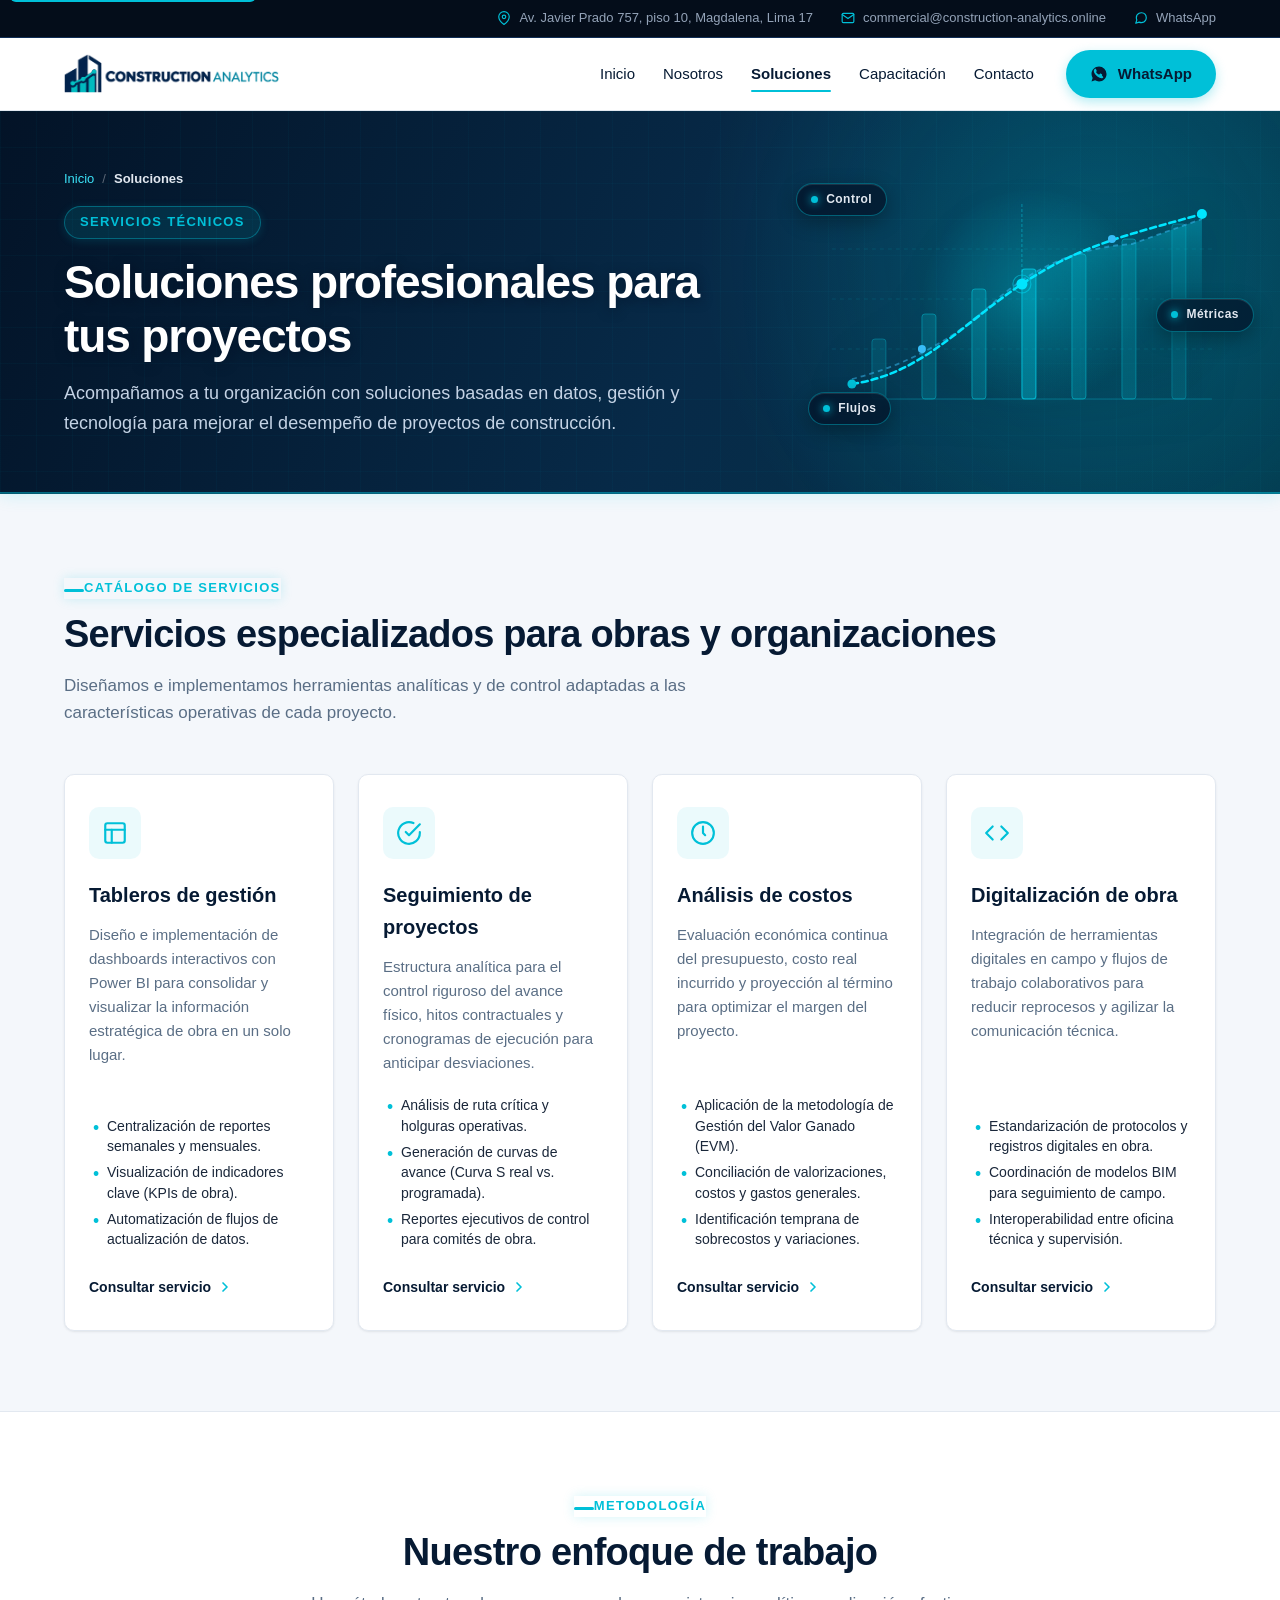
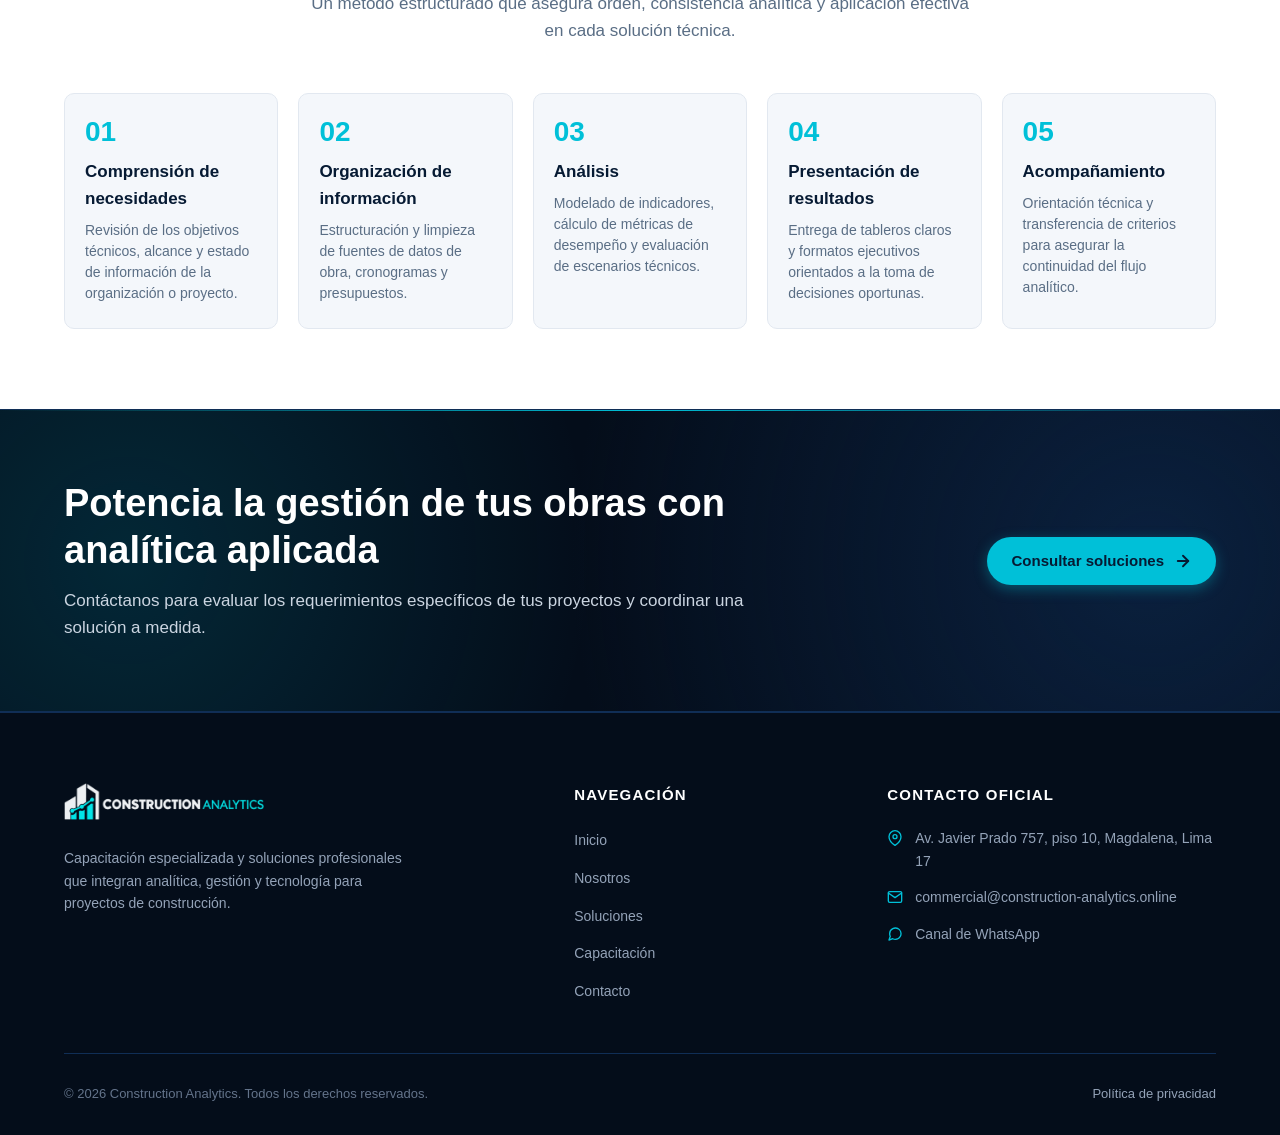
<file: soluciones.html>
<!DOCTYPE html>
<html lang="es">
<head>
  <meta charset="UTF-8">
  <meta name="viewport" content="width=device-width, initial-scale=1.0">
  <title>Soluciones profesionales | Construction Analytics</title>
  <meta name="description" content="Soluciones basadas en datos, gestión y tecnología para el control y desempeño de proyectos de construcción.">
  <link rel="canonical" href="https://construction-analytics.online/soluciones.html">

  <!-- Open Graph -->
  <meta property="og:type" content="website">
  <meta property="og:url" content="https://construction-analytics.online/soluciones.html">
  <meta property="og:title" content="Soluciones profesionales | Construction Analytics">
  <meta property="og:description" content="Acompañamos a tu organización con soluciones analíticas, seguimiento técnico, control de costos y flujos digitales de obra.">
  <meta property="og:image" content="https://construction-analytics.online/assets/img/hero-engineer.jpg">

  <!-- Favicon -->
  <link rel="icon" type="image/png" href="assets/img/favicon.png">
  <link rel="apple-touch-icon" href="assets/img/favicon.png">

  <!-- Estilos -->
  <link rel="stylesheet" href="assets/css/styles.css">

  <!-- JSON-LD -->
  <script type="application/ld+json">
  {
    "@context": "https://schema.org",
    "@type": "EducationalOrganization",
    "name": "Construction Analytics",
    "url": "https://construction-analytics.online/soluciones.html",
    "logo": "https://construction-analytics.online/assets/img/logo-construction-analytics.png",
    "email": "commercial@construction-analytics.online",
    "address": {
      "@type": "PostalAddress",
      "streetAddress": "Av. Javier Prado 757, piso 10",
      "addressLocality": "Magdalena",
      "addressRegion": "Lima",
      "postalCode": "Lima 17",
      "addressCountry": "PE"
    },
    "description": "Soluciones de analítica, control de proyectos, análisis de costos y digitalización para obras de construcción."
  }
  </script>
</head>
<body>

  <a href="#main-content" class="skip-link">Saltar al contenido principal</a>

  <!-- BARRA SUPERIOR -->
  <aside class="topbar" aria-label="Información de contacto">
    <div class="container topbar-container">
      <a href="https://maps.google.com/?q=Av.+Javier+Prado+757,+piso+10,+Magdalena,+Lima+17,+Peru" target="_blank" rel="noopener noreferrer" class="topbar-item" title="Ver en Google Maps">
        <svg viewBox="0 0 24 24" fill="none" stroke="currentColor" stroke-width="2" stroke-linecap="round" stroke-linejoin="round" aria-hidden="true">
          <path d="M21 10c0 7-9 13-9 13s-9-6-9-13a9 9 0 0 1 18 0z"></path>
          <circle cx="12" cy="10" r="3"></circle>
        </svg>
        <span>Av. Javier Prado 757, piso 10, Magdalena, Lima 17</span>
      </a>

      <a href="mailto:commercial@construction-analytics.online" class="topbar-item" title="Enviar correo">
        <svg viewBox="0 0 24 24" fill="none" stroke="currentColor" stroke-width="2" stroke-linecap="round" stroke-linejoin="round" aria-hidden="true">
          <path d="M4 4h16c1.1 0 2 .9 2 2v12c0 1.1-.9 2-2 2H4c-1.1 0-2-.9-2-2V6c0-1.1.9-2 2-2z"></path>
          <polyline points="22,6 12,13 2,6"></polyline>
        </svg>
        <span>commercial@construction-analytics.online</span>
      </a>

      <a href="https://wa.me/51993463118?text=Hola%20Construction%20Analytics,%20deseo%20solicitar%20informaci%C3%B3n." target="_blank" rel="noopener noreferrer" class="topbar-item" aria-label="Contactar por WhatsApp">
        <svg viewBox="0 0 24 24" fill="none" stroke="currentColor" stroke-width="2" stroke-linecap="round" stroke-linejoin="round" aria-hidden="true">
          <path d="M21 11.5a8.38 8.38 0 0 1-.9 3.8 8.5 8.5 0 0 1-7.6 4.7 8.38 8.38 0 0 1-3.8-.9L3 21l1.9-5.7a8.38 8.38 0 0 1-.9-3.8 8.5 8.5 0 0 1 4.7-7.6 8.38 8.38 0 0 1 3.8-.9h.5a8.48 8.48 0 0 1 8 8v.5z"></path>
        </svg>
        <span>WhatsApp</span>
      </a>
    </div>
  </aside>

  <!-- ENCABEZADO -->
  <header class="site-header">
    <div class="container header-container">
      <a href="index.html" class="site-logo" aria-label="Construction Analytics - Inicio">
        <img src="assets/img/logo-construction-analytics.png" alt="Logotipo Construction Analytics" width="215" height="39" loading="eager">
      </a>

      <button class="mobile-menu-toggle" aria-expanded="false" aria-controls="primary-navigation" aria-label="Abrir menú">
        <span></span>
        <span></span>
        <span></span>
      </button>

      <!-- Navegación Principal Multipágina -->
      <nav id="primary-navigation" class="primary-nav mobile-nav" aria-label="Navegación principal">
        <div class="mobile-menu-header">
          <a href="index.html" class="mobile-menu-logo" aria-label="Construction Analytics - Inicio">
            <img src="assets/img/logo-construction-analytics.png" alt="Logotipo Construction Analytics" width="180" height="33">
          </a>
          <button type="button" class="mobile-menu-close" aria-label="Cerrar menú">
            <svg viewBox="0 0 24 24" width="22" height="22" fill="none" stroke="currentColor" stroke-width="2.2" stroke-linecap="round" stroke-linejoin="round" aria-hidden="true">
              <line x1="18" y1="6" x2="6" y2="18"></line>
              <line x1="6" y1="6" x2="18" y2="18"></line>
            </svg>
          </button>
        </div>

        <div class="mobile-menu-body">
          <ul class="nav-list mobile-menu-links">
            <li><a href="index.html" class="nav-link">Inicio</a></li>
            <li><a href="nosotros.html" class="nav-link">Nosotros</a></li>
            <li><a href="soluciones.html" class="nav-link active" aria-current="page">Soluciones</a></li>
            <li><a href="capacitacion.html" class="nav-link">Capacitación</a></li>
            <li><a href="contacto.html" class="nav-link">Contacto</a></li>
          </ul>

          <div class="nav-cta">
            <a href="https://wa.me/51993463118?text=Hola%20Construction%20Analytics,%20deseo%20solicitar%20informaci%C3%B3n." target="_blank" rel="noopener noreferrer" class="btn btn-whatsapp" aria-label="Contactar por WhatsApp">
              <svg viewBox="0 0 24 24" aria-hidden="true">
                <path d="M12.031 2C6.495 2 2 6.49 2 12.022c0 1.954.557 3.784 1.527 5.341L2 22l4.809-1.503a9.98 9.98 0 0 0 5.222 1.464h.004c5.534 0 10.03-4.49 10.03-10.023A10.015 10.015 0 0 0 12.031 2zm5.835 14.18c-.244.686-1.42 1.309-1.968 1.353-.51.04-1.173.06-3.793-.993-3.345-1.346-5.498-4.737-5.666-4.957-.168-.22-1.35-1.797-1.35-3.428 0-1.63.856-2.433 1.161-2.76.244-.262.534-.328.712-.328.178 0 .356.002.512.01.168.008.391-.064.612.467.228.552.776 1.898.844 2.036.068.138.113.3.023.479-.09.18-.135.292-.269.448-.133.155-.281.346-.401.465-.134.133-.274.278-.118.546.156.267.693 1.144 1.488 1.85 1.025.912 1.888 1.194 2.155 1.327.267.133.423.111.58-.067.156-.178.667-.777.845-1.044.178-.267.356-.222.6-.133.245.089 1.558.734 1.825.867.267.134.445.2.512.312.067.112.067.644-.177 1.33z"/>
              </svg>
              <span>WhatsApp</span>
            </a>
          </div>
        </div>
      </nav>
    </div>
  </header>

  <!-- HERO INTERIOR -->
  <section class="page-hero" aria-labelledby="solutions-h1">
    <div class="container page-hero-container">
      <div class="page-hero-content">
        <nav class="page-breadcrumb" aria-label="Ruta de navegación">
          <a href="index.html">Inicio</a>
          <span class="breadcrumb-separator" aria-hidden="true">/</span>
          <span aria-current="page">Soluciones</span>
        </nav>
        <span class="page-tag">Servicios Técnicos</span>
        <h1 id="solutions-h1" class="page-title">Soluciones profesionales para tus proyectos</h1>
        <p class="page-subtitle">
          Acompañamos a tu organización con soluciones basadas en datos, gestión y tecnología para mejorar el desempeño de proyectos de construcción.
        </p>
      </div>
      <div class="page-hero-visual" aria-hidden="true">
        <div class="hero-tech-panel">
          <div class="hero-tech-layers">
            <svg class="hero-tech-svg" viewBox="0 0 460 270" fill="none" xmlns="http://www.w3.org/2000/svg">
              <defs>
                <linearGradient id="solAreaGrad" x1="230" y1="50" x2="230" y2="230" gradientUnits="userSpaceOnUse">
                  <stop stop-color="#00e5ff" stop-opacity="0.3"/>
                  <stop offset="1" stop-color="#031327" stop-opacity="0.02"/>
                </linearGradient>
                <linearGradient id="solBarGrad" x1="0" y1="0" x2="0" y2="1">
                  <stop stop-color="#00e5ff"/>
                  <stop offset="1" stop-color="#072a48"/>
                </linearGradient>
                <radialGradient id="solGlow" cx="50%" cy="50%" r="50%">
                  <stop stop-color="#00e5ff" stop-opacity="0.28"/>
                  <stop offset="100%" stop-color="#00e5ff" stop-opacity="0"/>
                </radialGradient>
              </defs>

              <!-- Radial glow background -->
              <circle cx="240" cy="130" r="110" fill="url(#solGlow)"/>

              <!-- Technical Grid Matrix & Baseline -->
              <line x1="40" y1="230" x2="420" y2="230" stroke="rgba(0,210,230,0.3)" stroke-width="1.2"/>
              <line x1="40" y1="180" x2="420" y2="180" stroke="rgba(0,210,230,0.12)" stroke-width="1" stroke-dasharray="4 4"/>
              <line x1="40" y1="130" x2="420" y2="130" stroke="rgba(0,210,230,0.12)" stroke-width="1" stroke-dasharray="4 4"/>
              <line x1="40" y1="80" x2="420" y2="80" stroke="rgba(0,210,230,0.12)" stroke-width="1" stroke-dasharray="4 4"/>

              <!-- Vertical Metric Milestone Bars (Abstract Technical Scale) -->
              <rect x="80" y="170" width="14" height="60" rx="3" fill="rgba(0,192,216,0.15)" stroke="rgba(0,210,230,0.3)" stroke-width="1"/>
              <rect x="130" y="145" width="14" height="85" rx="3" fill="rgba(0,192,216,0.2)" stroke="rgba(0,210,230,0.4)" stroke-width="1"/>
              <rect x="180" y="120" width="14" height="110" rx="3" fill="rgba(0,192,216,0.25)" stroke="rgba(0,210,230,0.5)" stroke-width="1"/>
              <rect x="230" y="100" width="14" height="130" rx="3" fill="rgba(0,229,255,0.3)" stroke="rgba(0,229,255,0.6)" stroke-width="1.2"/>
              <rect x="280" y="85" width="14" height="145" rx="3" fill="rgba(0,192,216,0.25)" stroke="rgba(0,210,230,0.5)" stroke-width="1"/>
              <rect x="330" y="70" width="14" height="160" rx="3" fill="rgba(0,192,216,0.2)" stroke="rgba(0,210,230,0.4)" stroke-width="1"/>
              <rect x="380" y="55" width="14" height="175" rx="3" fill="rgba(0,192,216,0.15)" stroke="rgba(0,210,230,0.3)" stroke-width="1"/>

              <!-- Baseline Area Gradient Fill -->
              <path d="M60 210 Q 140 190, 200 135 T 340 75 L 410 50 L 410 230 L 60 230 Z" fill="url(#solAreaGrad)"/>

              <!-- Target Baseline Curve (Planned Path) -->
              <path d="M60 210 Q 140 190, 200 135 T 340 75 L 410 50" stroke="rgba(56,189,248,0.5)" stroke-width="1.8" stroke-dasharray="5 4" fill="none"/>

              <!-- Dynamic Performance Tracking Flow (Actual Path) -->
              <path class="svg-data-path" d="M60 215 C 130 205, 170 155, 230 115 C 290 75, 340 65, 410 45" stroke="#00e5ff" stroke-width="2.6" stroke-linecap="round" fill="none"/>

              <!-- Milestone Nodes -->
              <circle class="svg-pulse-node" cx="60" cy="215" r="4.5" fill="#00c0d8"/>
              <circle class="svg-pulse-node" cx="130" cy="180" r="4" fill="#38bdf8"/>
              <circle class="svg-pulse-node" cx="230" cy="115" r="5.5" fill="#00e5ff"/>
              <circle class="svg-pulse-node" cx="320" cy="70" r="4" fill="#38bdf8"/>
              <circle class="svg-pulse-node" cx="410" cy="45" r="5" fill="#00e5ff"/>

              <!-- Inspection Crosshairs and Indicator Lines -->
              <line x1="230" y1="35" x2="230" y2="105" stroke="rgba(0,229,255,0.4)" stroke-width="1" stroke-dasharray="3 2"/>
              <circle cx="230" cy="115" r="9" stroke="rgba(0,229,255,0.45)" stroke-width="1.2" fill="none"/>
            </svg>
          </div>

          <!-- Glassmorphism Floating Chips -->
          <div class="hero-glass-chip chip-pos-1">
            <span class="chip-dot"></span>
            <span>Control</span>
          </div>
          <div class="hero-glass-chip chip-pos-2">
            <span class="chip-dot"></span>
            <span>Métricas</span>
          </div>
          <div class="hero-glass-chip chip-pos-3">
            <span class="chip-dot"></span>
            <span>Flujos</span>
          </div>
        </div>
      </div>
    </div>
  </section>

  <!-- CONTENIDO PRINCIPAL -->
  <main id="main-content">

    <!-- SOLUCIONES DESARROLLADAS -->
    <section class="solutions-section" aria-labelledby="solutions-list-heading">
      <div class="container">
        
        <div class="section-header reveal-on-scroll">
          <span class="section-tag">Catálogo de Servicios</span>
          <h2 id="solutions-list-heading" class="section-title">Servicios especializados para obras y organizaciones</h2>
          <p class="section-subtitle">
            Diseñamos e implementamos herramientas analíticas y de control adaptadas a las características operativas de cada proyecto.
          </p>
        </div>

        <div class="solutions-grid">

          <!-- 1. Tableros de gestión -->
          <article class="solution-card reveal-on-scroll">
            <div class="solution-icon" aria-hidden="true">
              <svg viewBox="0 0 24 24" fill="none" stroke="currentColor" stroke-width="2" stroke-linecap="round" stroke-linejoin="round">
                <rect x="3" y="3" width="18" height="18" rx="2" ry="2"></rect>
                <line x1="3" y1="9" x2="21" y2="9"></line>
                <line x1="9" y1="21" x2="9" y2="9"></line>
              </svg>
            </div>
            <h3 class="solution-title">Tableros de gestión</h3>
            <p class="solution-desc">
              Diseño e implementación de dashboards interactivos con Power BI para consolidar y visualizar la información estratégica de obra en un solo lugar.
            </p>
            <ul class="solution-details-list">
              <li>Centralización de reportes semanales y mensuales.</li>
              <li>Visualización de indicadores clave (KPIs de obra).</li>
              <li>Automatización de flujos de actualización de datos.</li>
            </ul>
            <a href="contacto.html?interes=tableros-gestion" class="solution-link">
              <span>Consultar servicio</span>
              <svg viewBox="0 0 24 24" fill="none" stroke="currentColor" stroke-width="2.5" stroke-linecap="round" stroke-linejoin="round" aria-hidden="true">
                <polyline points="9 18 15 12 9 6"></polyline>
              </svg>
            </a>
          </article>

          <!-- 2. Seguimiento de proyectos -->
          <article class="solution-card reveal-on-scroll">
            <div class="solution-icon" aria-hidden="true">
              <svg viewBox="0 0 24 24" fill="none" stroke="currentColor" stroke-width="2" stroke-linecap="round" stroke-linejoin="round">
                <path d="M22 11.08V12a10 10 0 1 1-5.93-9.14"></path>
                <polyline points="22 4 12 14.01 9 11.01"></polyline>
              </svg>
            </div>
            <h3 class="solution-title">Seguimiento de proyectos</h3>
            <p class="solution-desc">
              Estructura analítica para el control riguroso del avance físico, hitos contractuales y cronogramas de ejecución para anticipar desviaciones.
            </p>
            <ul class="solution-details-list">
              <li>Análisis de ruta crítica y holguras operativas.</li>
              <li>Generación de curvas de avance (Curva S real vs. programada).</li>
              <li>Reportes ejecutivos de control para comités de obra.</li>
            </ul>
            <a href="contacto.html?interes=seguimiento-proyectos" class="solution-link">
              <span>Consultar servicio</span>
              <svg viewBox="0 0 24 24" fill="none" stroke="currentColor" stroke-width="2.5" stroke-linecap="round" stroke-linejoin="round" aria-hidden="true">
                <polyline points="9 18 15 12 9 6"></polyline>
              </svg>
            </a>
          </article>

          <!-- 3. Análisis de costos -->
          <article class="solution-card reveal-on-scroll">
            <div class="solution-icon" aria-hidden="true">
              <svg viewBox="0 0 24 24" fill="none" stroke="currentColor" stroke-width="2" stroke-linecap="round" stroke-linejoin="round">
                <circle cx="12" cy="12" r="10"></circle>
                <polyline points="12 6 12 12 14 14"></polyline>
              </svg>
            </div>
            <h3 class="solution-title">Análisis de costos</h3>
            <p class="solution-desc">
              Evaluación económica continua del presupuesto, costo real incurrido y proyección al término para optimizar el margen del proyecto.
            </p>
            <ul class="solution-details-list">
              <li>Aplicación de la metodología de Gestión del Valor Ganado (EVM).</li>
              <li>Conciliación de valorizaciones, costos y gastos generales.</li>
              <li>Identificación temprana de sobrecostos y variaciones.</li>
            </ul>
            <a href="contacto.html?interes=analisis-costos" class="solution-link">
              <span>Consultar servicio</span>
              <svg viewBox="0 0 24 24" fill="none" stroke="currentColor" stroke-width="2.5" stroke-linecap="round" stroke-linejoin="round" aria-hidden="true">
                <polyline points="9 18 15 12 9 6"></polyline>
              </svg>
            </a>
          </article>

          <!-- 4. Digitalización de obra -->
          <article class="solution-card reveal-on-scroll">
            <div class="solution-icon" aria-hidden="true">
              <svg viewBox="0 0 24 24" fill="none" stroke="currentColor" stroke-width="2" stroke-linecap="round" stroke-linejoin="round">
                <polyline points="16 18 22 12 16 6"></polyline>
                <polyline points="8 6 2 12 8 18"></polyline>
              </svg>
            </div>
            <h3 class="solution-title">Digitalización de obra</h3>
            <p class="solution-desc">
              Integración de herramientas digitales en campo y flujos de trabajo colaborativos para reducir reprocesos y agilizar la comunicación técnica.
            </p>
            <ul class="solution-details-list">
              <li>Estandarización de protocolos y registros digitales en obra.</li>
              <li>Coordinación de modelos BIM para seguimiento de campo.</li>
              <li>Interoperabilidad entre oficina técnica y supervisión.</li>
            </ul>
            <a href="contacto.html?interes=digitalizacion-obra" class="solution-link">
              <span>Consultar servicio</span>
              <svg viewBox="0 0 24 24" fill="none" stroke="currentColor" stroke-width="2.5" stroke-linecap="round" stroke-linejoin="round" aria-hidden="true">
                <polyline points="9 18 15 12 9 6"></polyline>
              </svg>
            </a>
          </article>

        </div>

      </div>
    </section>

    <!-- ENFOQUE DE TRABAJO -->
    <section class="process-section" aria-labelledby="process-heading">
      <div class="container">
        
        <div class="section-header text-center reveal-on-scroll">
          <span class="section-tag">Metodología</span>
          <h2 id="process-heading" class="section-title">Nuestro enfoque de trabajo</h2>
          <p class="section-subtitle">
            Un método estructurado que asegura orden, consistencia analítica y aplicación efectiva en cada solución técnica.
          </p>
        </div>

        <div class="process-grid">

          <div class="process-card reveal-on-scroll">
            <div class="process-num">01</div>
            <h3 class="process-name">Comprensión de necesidades</h3>
            <p class="process-desc">Revisión de los objetivos técnicos, alcance y estado de información de la organización o proyecto.</p>
          </div>

          <div class="process-card reveal-on-scroll">
            <div class="process-num">02</div>
            <h3 class="process-name">Organización de información</h3>
            <p class="process-desc">Estructuración y limpieza de fuentes de datos de obra, cronogramas y presupuestos.</p>
          </div>

          <div class="process-card reveal-on-scroll">
            <div class="process-num">03</div>
            <h3 class="process-name">Análisis</h3>
            <p class="process-desc">Modelado de indicadores, cálculo de métricas de desempeño y evaluación de escenarios técnicos.</p>
          </div>

          <div class="process-card reveal-on-scroll">
            <div class="process-num">04</div>
            <h3 class="process-name">Presentación de resultados</h3>
            <p class="process-desc">Entrega de tableros claros y formatos ejecutivos orientados a la toma de decisiones oportunas.</p>
          </div>

          <div class="process-card reveal-on-scroll">
            <div class="process-num">05</div>
            <h3 class="process-name">Acompañamiento</h3>
            <p class="process-desc">Orientación técnica y transferencia de criterios para asegurar la continuidad del flujo analítico.</p>
          </div>

        </div>

      </div>
    </section>

    <!-- CTA EMPRESARIAL -->
    <section class="cta-section" aria-labelledby="solutions-cta-heading">
      <div class="container">
        <div class="cta-content">
          <div class="cta-text">
            <h2 id="solutions-cta-heading" class="cta-title">Potencia la gestión de tus obras con analítica aplicada</h2>
            <p class="cta-desc">
              Contáctanos para evaluar los requerimientos específicos de tus proyectos y coordinar una solución a medida.
            </p>
          </div>
          <div>
            <a href="contacto.html" class="btn btn-primary">
              <span>Consultar soluciones</span>
              <svg viewBox="0 0 24 24" fill="none" stroke="currentColor" stroke-width="2.5" stroke-linecap="round" stroke-linejoin="round" aria-hidden="true">
                <line x1="5" y1="12" x2="19" y2="12"></line>
                <polyline points="12 5 19 12 12 19"></polyline>
              </svg>
            </a>
          </div>
        </div>
      </div>
    </section>

  </main>

  <!-- PIE DE PÁGINA -->
  <footer class="site-footer">
    <div class="container">
      <div class="footer-top">
        <div class="footer-brand">
          <a href="index.html" class="footer-logo" aria-label="Construction Analytics - Inicio">
            <img src="assets/img/logo-construction-analytics-light.png" alt="Logotipo Construction Analytics" width="200" height="36" loading="lazy">
          </a>
          <p class="footer-desc">
            Capacitación especializada y soluciones profesionales que integran analítica, gestión y tecnología para proyectos de construcción.
          </p>
        </div>

        <div class="footer-nav">
          <h3 class="footer-heading">Navegación</h3>
          <ul class="footer-links-list">
            <li><a href="index.html" class="footer-link">Inicio</a></li>
            <li><a href="nosotros.html" class="footer-link">Nosotros</a></li>
            <li><a href="soluciones.html" class="footer-link">Soluciones</a></li>
            <li><a href="capacitacion.html" class="footer-link">Capacitación</a></li>
            <li><a href="contacto.html" class="footer-link">Contacto</a></li>
          </ul>
        </div>

        <div class="footer-contact">
          <h3 class="footer-heading">Contacto Oficial</h3>
          <div class="footer-contact-list">
            <div class="footer-contact-item">
              <svg viewBox="0 0 24 24" fill="none" stroke="currentColor" stroke-width="2" stroke-linecap="round" stroke-linejoin="round" aria-hidden="true">
                <path d="M21 10c0 7-9 13-9 13s-9-6-9-13a9 9 0 0 1 18 0z"></path>
                <circle cx="12" cy="10" r="3"></circle>
              </svg>
              <span>Av. Javier Prado 757, piso 10, Magdalena, Lima 17</span>
            </div>

            <div class="footer-contact-item">
              <svg viewBox="0 0 24 24" fill="none" stroke="currentColor" stroke-width="2" stroke-linecap="round" stroke-linejoin="round" aria-hidden="true">
                <path d="M4 4h16c1.1 0 2 .9 2 2v12c0 1.1-.9 2-2 2H4c-1.1 0-2-.9-2-2V6c0-1.1.9-2 2-2z"></path>
                <polyline points="22,6 12,13 2,6"></polyline>
              </svg>
              <a href="mailto:commercial@construction-analytics.online">commercial@construction-analytics.online</a>
            </div>

            <div class="footer-contact-item">
              <svg viewBox="0 0 24 24" fill="none" stroke="currentColor" stroke-width="2" stroke-linecap="round" stroke-linejoin="round" aria-hidden="true">
                <path d="M21 11.5a8.38 8.38 0 0 1-.9 3.8 8.5 8.5 0 0 1-7.6 4.7 8.38 8.38 0 0 1-3.8-.9L3 21l1.9-5.7a8.38 8.38 0 0 1-.9-3.8 8.5 8.5 0 0 1 4.7-7.6 8.38 8.38 0 0 1 3.8-.9h.5a8.48 8.48 0 0 1 8 8v.5z"></path>
              </svg>
              <a href="https://wa.me/51993463118?text=Hola%20Construction%20Analytics,%20deseo%20solicitar%20informaci%C3%B3n." target="_blank" rel="noopener noreferrer" aria-label="Contactar por WhatsApp">Canal de WhatsApp</a>
            </div>
          </div>
        </div>
      </div>

      <div class="footer-bottom">
        <p>&copy; <span id="current-year">2026</span> Construction Analytics. Todos los derechos reservados.</p>
        <p><a href="privacidad.html">Política de privacidad</a></p>
      </div>
    </div>
  </footer>

  <script src="assets/js/main.js" defer></script>
</body>
</html>
</file>
<file: assets/css/styles.css>
/* ==========================================================================
   CONSTRUCTION ANALYTICS - ESTILOS PRINCIPALES (MULTIPÁGINA)
   Marca: Construction Analytics
   Año: 2026
   Hosting: GoDaddy Shared Hosting (Optimizado, Vanilla CSS)
   ========================================================================== */

/* --- Variables y Paleta de Colores --- */
:root {
  --color-navy-dark: #040d1a;
  --color-navy-primary: #061a33;
  --color-navy-secondary: #0c2547;
  --color-navy-surface: #102e56;
  --color-navy-border: #1b3d6e;

  --color-cyan: #00c0d8;
  --color-cyan-light: #3be2f8;
  --color-cyan-hover: #00d6f2;
  --color-cyan-glow: rgba(0, 192, 216, 0.25);
  --color-cyan-subtle: rgba(0, 192, 216, 0.08);

  --color-white: #ffffff;
  --color-bg-light: #f4f7fb;
  --color-bg-light-alt: #edf2f7;
  --color-text-main: #1a273a;
  --color-text-muted: #5a6e85;
  --color-text-light: #e2e8f0;
  --color-border-light: #e2e8f0;
  --color-card-bg: #ffffff;

  --color-whatsapp: #25d366;
  --color-whatsapp-hover: #1ebe5d;

  --font-family: 'Inter', -apple-system, BlinkMacSystemFont, 'Segoe UI', Roboto, 'Helvetica Neue', Arial, sans-serif;
  
  --shadow-sm: 0 1px 3px rgba(6, 26, 51, 0.06), 0 1px 2px rgba(6, 26, 51, 0.04);
  --shadow-md: 0 4px 12px rgba(6, 26, 51, 0.08);
  --shadow-lg: 0 10px 25px -5px rgba(6, 26, 51, 0.1), 0 8px 10px -6px rgba(6, 26, 51, 0.06);
  --shadow-glow: 0 0 20px var(--color-cyan-glow);

  --radius-sm: 6px;
  --radius-md: 10px;
  --radius-lg: 16px;
  --radius-pill: 9999px;

  --transition-fast: 0.2s ease;
  --transition-normal: 0.3s cubic-bezier(0.16, 1, 0.3, 1);
  --max-width: 1200px;
}

/* --- Reseteo y Base --- */
*, *::before, *::after {
  box-sizing: border-box;
  margin: 0;
  padding: 0;
}

html {
  font-size: 16px;
  scroll-behavior: smooth;
  -webkit-font-smoothing: antialiased;
  -moz-osx-font-smoothing: grayscale;
}

body {
  font-family: var(--font-family);
  background-color: var(--color-bg-light);
  color: var(--color-text-main);
  line-height: 1.6;
  overflow-x: hidden;
}

img, svg {
  display: block;
  max-width: 100%;
  height: auto;
}

a {
  color: inherit;
  text-decoration: none;
  transition: color var(--transition-fast);
}

button, input, select, textarea {
  font-family: inherit;
  font-size: inherit;
}

button {
  cursor: pointer;
  border: none;
  background: none;
}

ul, ol {
  list-style: none;
}

/* --- Accesibilidad: Enlace de salto --- */
.skip-link {
  position: absolute;
  top: -40px;
  left: 10px;
  background: var(--color-cyan);
  color: var(--color-navy-primary);
  padding: 8px 16px;
  z-index: 99999;
  font-weight: 700;
  border-radius: var(--radius-sm);
  transition: top var(--transition-fast);
}

.skip-link:focus {
  top: 10px;
}

:focus-visible {
  outline: 2px solid var(--color-cyan);
  outline-offset: 3px;
}

/* --- Layout Contenedor --- */
.container {
  width: 100%;
  max-width: var(--max-width);
  margin-left: auto;
  margin-right: auto;
  padding-left: 24px;
  padding-right: 24px;
}

/* --- Tipografía y Títulos de Sección --- */
.section-header {
  margin-bottom: 48px;
}

.section-header.text-center {
  text-align: center;
}

.section-tag {
  display: inline-flex;
  align-items: center;
  gap: 8px;
  font-size: 0.8125rem;
  font-weight: 700;
  letter-spacing: 0.1em;
  text-transform: uppercase;
  color: var(--color-cyan);
  margin-bottom: 12px;
}

.section-tag::before {
  content: "";
  display: inline-block;
  width: 20px;
  height: 3px;
  background-color: var(--color-cyan);
  border-radius: var(--radius-pill);
}

.section-title {
  font-size: clamp(1.75rem, 3.5vw, 2.375rem);
  font-weight: 800;
  color: var(--color-navy-primary);
  line-height: 1.25;
  letter-spacing: -0.02em;
}

.section-subtitle {
  margin-top: 14px;
  font-size: 1.0625rem;
  color: var(--color-text-muted);
  max-width: 680px;
}

.section-header.text-center .section-subtitle {
  margin-left: auto;
  margin-right: auto;
}

.text-cyan {
  color: var(--color-cyan);
}

/* --- Botones --- */
.btn {
  display: inline-flex;
  align-items: center;
  justify-content: center;
  gap: 10px;
  padding: 12px 24px;
  font-size: 0.9375rem;
  font-weight: 600;
  border-radius: var(--radius-pill);
  transition: all var(--transition-normal);
  text-align: center;
  white-space: nowrap;
}

.btn svg {
  width: 18px;
  height: 18px;
  transition: transform var(--transition-fast);
}

.btn:hover svg {
  transform: translateX(3px);
}

.btn-primary {
  background-color: var(--color-cyan);
  color: var(--color-navy-primary);
  box-shadow: 0 4px 14px rgba(0, 192, 216, 0.35);
}

.btn-primary:hover {
  background-color: var(--color-cyan-hover);
  box-shadow: 0 6px 20px rgba(0, 192, 216, 0.5);
  transform: translateY(-2px);
  color: var(--color-navy-dark);
}

.btn-outline {
  background-color: transparent;
  color: var(--color-white);
  border: 1.5px solid rgba(255, 255, 255, 0.4);
}

.btn-outline:hover {
  border-color: var(--color-cyan);
  color: var(--color-cyan);
  background-color: rgba(0, 192, 216, 0.08);
  transform: translateY(-2px);
}

.btn-outline-dark {
  background-color: transparent;
  color: var(--color-navy-primary);
  border: 1.5px solid var(--color-border-light);
}

.btn-outline-dark:hover {
  border-color: var(--color-cyan);
  color: var(--color-cyan);
  background-color: var(--color-cyan-subtle);
  transform: translateY(-2px);
}

.btn-whatsapp {
  background-color: var(--color-cyan);
  color: var(--color-navy-primary);
  font-weight: 700;
  box-shadow: 0 4px 12px rgba(0, 192, 216, 0.3);
}

.btn-whatsapp:hover {
  background-color: var(--color-cyan-hover);
  color: var(--color-navy-dark);
  transform: translateY(-2px);
  box-shadow: 0 6px 18px rgba(0, 192, 216, 0.45);
}

.btn-whatsapp svg {
  width: 18px;
  height: 18px;
  fill: currentColor;
}

/* ==========================================================================
   1. BARRA SUPERIOR (TOP BAR)
   ========================================================================== */
.topbar {
  background-color: var(--color-navy-dark);
  color: #94a3b8;
  font-size: 0.8125rem;
  border-bottom: 1px solid var(--color-navy-surface);
  padding: 8px 0;
}

.topbar-container {
  display: flex;
  align-items: center;
  justify-content: flex-end;
  gap: 28px;
  flex-wrap: wrap;
}

.topbar-item {
  display: inline-flex;
  align-items: center;
  gap: 8px;
  transition: color var(--transition-fast);
}

.topbar-item svg {
  width: 14px;
  height: 14px;
  color: var(--color-cyan);
  flex-shrink: 0;
}

.topbar-item:hover {
  color: var(--color-cyan);
}

/* ==========================================================================
   2. ENCABEZADO (HEADER & NAV)
   ========================================================================== */
.site-header {
  position: sticky;
  top: 0;
  z-index: 1000;
  background-color: var(--color-white);
  border-bottom: 1px solid var(--color-border-light);
  transition: all var(--transition-normal);
}

.site-header.scrolled {
  box-shadow: 0 4px 20px rgba(6, 26, 51, 0.08);
  background-color: rgba(255, 255, 255, 0.98);
  backdrop-filter: blur(8px);
}

.header-container {
  display: flex;
  align-items: center;
  justify-content: space-between;
  height: 72px;
}

.site-logo {
  display: flex;
  align-items: center;
}

.site-logo img {
  width: 215px;
  height: auto;
  max-height: 42px;
  object-fit: contain;
  display: block;
}

.primary-nav {
  display: flex;
  align-items: center;
  gap: 32px;
}

.mobile-menu-header {
  display: none !important;
}

.mobile-menu-body {
  display: flex;
  align-items: center;
  gap: 32px;
}

.nav-list {
  display: flex;
  align-items: center;
  gap: 28px;
}

.nav-link {
  font-size: 0.9375rem;
  font-weight: 500;
  color: var(--color-navy-primary);
  position: relative;
  padding: 6px 0;
}

.nav-link::after {
  content: "";
  position: absolute;
  bottom: 0;
  left: 0;
  width: 0;
  height: 2px;
  background-color: var(--color-cyan);
  transition: width var(--transition-fast);
}

.nav-link:hover,
.nav-link.active,
.nav-link[aria-current="page"] {
  color: var(--color-cyan);
}

.nav-link:hover::after,
.nav-link.active::after,
.nav-link[aria-current="page"]::after {
  width: 100%;
}

.mobile-menu-toggle {
  display: none;
  flex-direction: column;
  justify-content: center;
  align-items: center;
  gap: 5px;
  width: 40px;
  height: 40px;
  border-radius: var(--radius-sm);
  background-color: var(--color-bg-light);
  border: 1px solid var(--color-border-light);
  z-index: 1001;
}

.mobile-menu-toggle span {
  display: block;
  width: 20px;
  height: 2px;
  background-color: var(--color-navy-primary);
  border-radius: 2px;
  transition: all var(--transition-fast);
}

.mobile-menu-toggle[aria-expanded="true"] span:nth-child(1) {
  transform: translateY(7px) rotate(45deg);
}

.mobile-menu-toggle[aria-expanded="true"] span:nth-child(2) {
  opacity: 0;
}

.mobile-menu-toggle[aria-expanded="true"] span:nth-child(3) {
  transform: translateY(-7px) rotate(-45deg);
}

/* ==========================================================================
   3. HERO PRINCIPAL (PÁGINA DE INICIO)
   ========================================================================== */
.hero-section {
  background: radial-gradient(circle at 85% 20%, rgba(0, 192, 216, 0.15) 0%, transparent 45%),
              radial-gradient(circle at 10% 80%, rgba(12, 37, 71, 0.8) 0%, transparent 60%),
              var(--color-navy-primary);
  color: var(--color-white);
  padding: 80px 0 100px;
  position: relative;
  overflow: hidden;
  border-bottom: 1px solid var(--color-navy-border);
}

.hero-section::before {
  content: "";
  position: absolute;
  inset: 0;
  background-image: 
    linear-gradient(to right, rgba(255, 255, 255, 0.03) 1px, transparent 1px),
    linear-gradient(to bottom, rgba(255, 255, 255, 0.03) 1px, transparent 1px);
  background-size: 40px 40px;
  pointer-events: none;
}

.hero-grid {
  display: grid;
  grid-template-columns: 1.15fr 0.85fr;
  align-items: center;
  gap: 60px;
  position: relative;
  z-index: 2;
}

.hero-content {
  max-width: 620px;
}

.hero-badge {
  display: inline-flex;
  align-items: center;
  gap: 10px;
  background-color: var(--color-navy-surface);
  border: 1px solid var(--color-navy-border);
  padding: 6px 16px;
  border-radius: var(--radius-pill);
  font-size: 0.8125rem;
  font-weight: 600;
  color: var(--color-cyan);
  margin-bottom: 24px;
}

.hero-badge-dot {
  width: 8px;
  height: 8px;
  background-color: var(--color-cyan);
  border-radius: 50%;
  box-shadow: 0 0 10px var(--color-cyan);
}

.hero-title {
  font-size: clamp(2.25rem, 4.5vw, 3.25rem);
  font-weight: 800;
  line-height: 1.18;
  letter-spacing: -0.03em;
  margin-bottom: 20px;
  color: var(--color-white);
}

.hero-description {
  font-size: 1.125rem;
  line-height: 1.65;
  color: #cbd5e1;
  margin-bottom: 36px;
}

.hero-actions {
  display: flex;
  align-items: center;
  gap: 16px;
  flex-wrap: wrap;
}

/* Composición visual de Hero con HUD interactivo */
.hero-visual {
  position: relative;
  display: flex;
  justify-content: center;
}

.hero-image-wrapper {
  position: relative;
  border-radius: var(--radius-lg);
  overflow: hidden;
  box-shadow: var(--shadow-lg), 0 0 30px rgba(0, 192, 216, 0.15);
  border: 1px solid var(--color-navy-border);
}

.hero-image-wrapper img {
  width: 100%;
  height: auto;
  display: block;
}

.hero-image-overlay {
  position: absolute;
  inset: 0;
  background: linear-gradient(180deg, rgba(6, 26, 51, 0) 60%, rgba(6, 26, 51, 0.6) 100%);
  pointer-events: none;
}

/* Indicadores Flotantes Tecnológicos (HUD) */
.floating-hud {
  position: absolute;
  background: rgba(10, 34, 63, 0.88);
  backdrop-filter: blur(10px);
  border: 1px solid rgba(0, 192, 216, 0.4);
  border-radius: var(--radius-md);
  padding: 12px 18px;
  color: var(--color-white);
  box-shadow: 0 10px 25px rgba(0, 0, 0, 0.35);
  z-index: 5;
  min-width: 200px;
  animation: floatCard 4s ease-in-out infinite alternate;
}

.floating-hud-top-right {
  top: -15px;
  right: -15px;
  animation-delay: 0s;
}

.floating-hud-bottom-left {
  bottom: -20px;
  left: -20px;
  animation-delay: 2s;
}

@keyframes floatCard {
  0% {
    transform: translateY(0);
  }
  100% {
    transform: translateY(-8px);
  }
}

.hud-header {
  display: flex;
  align-items: center;
  justify-content: space-between;
  gap: 12px;
  margin-bottom: 6px;
}

.hud-title {
  font-size: 0.6875rem;
  font-weight: 700;
  text-transform: uppercase;
  letter-spacing: 0.08em;
  color: var(--color-cyan);
}

.hud-icon-badge {
  display: flex;
  align-items: center;
  justify-content: center;
  color: var(--color-cyan);
}

.hud-subtext {
  font-size: 0.8125rem;
  color: #e2e8f0;
  font-weight: 500;
}

.hud-deco-bars {
  display: flex;
  align-items: flex-end;
  gap: 4px;
  height: 12px;
  margin-top: 8px;
}

.hud-bar {
  flex: 1;
  background: var(--color-cyan);
  border-radius: 2px;
  opacity: 0.6;
}

.hud-bar.bar-1 { height: 40%; opacity: 0.4; }
.hud-bar.bar-2 { height: 75%; opacity: 0.7; }
.hud-bar.bar-3 { height: 55%; opacity: 0.5; }
.hud-bar.bar-4 { height: 95%; opacity: 0.9; }

.hud-sparkline {
  position: relative;
  width: 100%;
  height: 10px;
  margin-top: 8px;
  display: flex;
  align-items: center;
}

.spark-line {
  width: 100%;
  height: 2px;
  background: linear-gradient(90deg, rgba(0, 192, 216, 0.2), var(--color-cyan));
  border-radius: 2px;
  position: relative;
}

.spark-line::after {
  content: "";
  position: absolute;
  right: 0;
  top: -3px;
  width: 8px;
  height: 8px;
  background-color: var(--color-cyan-light);
  border-radius: 50%;
  box-shadow: 0 0 8px var(--color-cyan);
}

/* ==========================================================================
   4. HERO INTERIOR (PÁGINAS SECUNDARIAS)
   ========================================================================== */
.page-hero {
  background:
    radial-gradient(circle at 85% 35%, rgba(0, 210, 230, 0.16), transparent 35%),
    linear-gradient(115deg, #031327 0%, #072a48 55%, #04364b 100%);
  color: var(--color-white);
  padding: 58px 0 54px;
  min-height: 370px;
  display: flex;
  align-items: center;
  position: relative;
  overflow: hidden;
  border-bottom: 1px solid rgba(0, 229, 255, 0.35);
  box-shadow: inset 0 -1px 0 rgba(0, 229, 255, 0.4), 0 2px 16px rgba(0, 210, 230, 0.15);
}

.page-hero::before {
  content: "";
  position: absolute;
  inset: 0;
  background-image: 
    linear-gradient(to right, rgba(0, 210, 230, 0.04) 1px, transparent 1px),
    linear-gradient(to bottom, rgba(0, 210, 230, 0.04) 1px, transparent 1px);
  background-size: 36px 36px;
  animation: gridDriftSlow 32s linear infinite;
  pointer-events: none;
  z-index: 1;
}

.page-hero::after {
  content: "";
  position: absolute;
  top: 0;
  right: 0;
  width: 55%;
  height: 100%;
  background: radial-gradient(circle at 75% 45%, rgba(0, 229, 255, 0.09) 0%, transparent 65%);
  pointer-events: none;
  z-index: 1;
}

.page-hero-container {
  display: flex;
  align-items: center;
  justify-content: space-between;
  gap: 48px;
  width: 100%;
  position: relative;
  z-index: 2;
}

.page-hero-content {
  flex: 0 0 58%;
  max-width: 58%;
  opacity: 1;
  visibility: visible;
  transform: none;
}

.page-breadcrumb {
  display: flex;
  align-items: center;
  flex-wrap: wrap;
  gap: 8px;
  font-size: 0.8125rem;
  color: #8fa6c2;
  margin-bottom: 16px;
  font-weight: 500;
  opacity: 1;
  visibility: visible;
  transform: none;
}

.page-breadcrumb a {
  color: var(--color-cyan-light);
  text-decoration: none;
  transition: color 180ms ease;
}

.page-breadcrumb a:hover {
  color: var(--color-white);
  text-decoration: underline;
}

.page-breadcrumb .breadcrumb-separator {
  color: rgba(255, 255, 255, 0.35);
  user-select: none;
}

.page-breadcrumb span[aria-current="page"] {
  color: #e2e8f0;
  font-weight: 600;
}

.page-hero .page-tag {
  display: inline-flex;
  align-items: center;
  gap: 8px;
  font-size: 0.8125rem;
  font-weight: 700;
  letter-spacing: 0.1em;
  text-transform: uppercase;
  color: var(--color-cyan);
  background: rgba(0, 210, 230, 0.12);
  border: 1px solid rgba(0, 210, 230, 0.35);
  padding: 5px 15px;
  border-radius: var(--radius-pill);
  margin-bottom: 16px;
  box-shadow: 0 2px 10px rgba(0, 210, 230, 0.15);
  opacity: 1;
  visibility: visible;
  transform: none;
}

.page-hero .page-title {
  font-size: clamp(2.35rem, 3.6vw, 3.25rem);
  font-weight: 800;
  line-height: 1.18;
  color: var(--color-white);
  margin-bottom: 16px;
  letter-spacing: -0.025em;
  text-shadow: 0 2px 12px rgba(3, 19, 39, 0.6);
  opacity: 1;
  visibility: visible;
  transform: none;
}

.page-hero .page-subtitle {
  font-size: 1.125rem;
  line-height: 1.65;
  color: #c4d3e5;
  max-width: 660px;
  margin-bottom: 0;
  opacity: 1;
  visibility: visible;
  transform: none;
}

/* Columna Derecha: Composición Tecnológica Rica */
.page-hero-visual {
  flex: 0 0 42%;
  max-width: 42%;
  width: 42%;
  height: 270px;
  position: relative;
  display: flex;
  align-items: center;
  justify-content: center;
}

.hero-tech-panel {
  position: relative;
  width: 100%;
  height: 100%;
  display: flex;
  align-items: center;
  justify-content: center;
}

.hero-tech-layers {
  position: relative;
  width: 100%;
  height: 100%;
  will-change: transform;
  transition: transform 180ms ease-out;
}

.hero-tech-svg {
  width: 100%;
  height: 100%;
  display: block;
  overflow: visible;
  filter: drop-shadow(0 8px 24px rgba(0, 0, 0, 0.35));
}

/* Chips Glassmorphism */
.hero-glass-chip {
  position: absolute;
  display: inline-flex;
  align-items: center;
  gap: 8px;
  padding: 6px 14px;
  background: rgba(4, 19, 39, 0.72);
  backdrop-filter: blur(8px);
  -webkit-backdrop-filter: blur(8px);
  border: 1px solid rgba(0, 210, 230, 0.38);
  border-radius: 9999px;
  color: #e2e8f0;
  font-size: 0.75rem;
  font-weight: 600;
  letter-spacing: 0.04em;
  box-shadow: 0 6px 20px rgba(0, 0, 0, 0.3), inset 0 1px 0 rgba(255, 255, 255, 0.1);
  pointer-events: none;
  z-index: 5;
  white-space: nowrap;
}

.hero-glass-chip .chip-dot {
  width: 7px;
  height: 7px;
  border-radius: 50%;
  background: var(--color-cyan);
  box-shadow: 0 0 8px var(--color-cyan);
  animation: chipDotPulse 3s ease-in-out infinite;
}

.chip-pos-1 {
  top: 14px;
  left: 16px;
  animation: floatSubtleA 5.5s ease-in-out infinite;
}

.chip-pos-2 {
  top: 48%;
  right: 10px;
  animation: floatSubtleB 6.2s ease-in-out infinite 0.8s;
}

.chip-pos-3 {
  bottom: 14px;
  left: 28px;
  animation: floatSubtleA 5.8s ease-in-out infinite 1.6s;
}

/* Animaciones de Gráficos SVG */
@keyframes floatSubtleA {
  0%, 100% { transform: translateY(0); }
  50% { transform: translateY(-3px); }
}

@keyframes floatSubtleB {
  0%, 100% { transform: translateY(0); }
  50% { transform: translateY(3px); }
}

@keyframes chipDotPulse {
  0%, 100% { transform: scale(1); opacity: 0.8; }
  50% { transform: scale(1.25); opacity: 1; box-shadow: 0 0 12px #00e5ff; }
}

@keyframes buildingFloat {
  0%, 100% { transform: translateY(0); }
  50% { transform: translateY(-3.5px); }
}

@keyframes nodePulseSubtle {
  0%, 100% { transform: scale(1); opacity: 0.75; }
  50% { transform: scale(1.15); opacity: 1; }
}

@keyframes dashFlow {
  0% { stroke-dashoffset: 48; }
  100% { stroke-dashoffset: 0; }
}

@keyframes radarSweep {
  0% { transform: rotate(0deg); }
  100% { transform: rotate(360deg); }
}

@keyframes radarRingPulse {
  0% { r: 12; opacity: 0.85; }
  75% { r: 62; opacity: 0; }
  100% { r: 62; opacity: 0; }
}

.svg-float-building {
  transform-origin: center;
  animation: buildingFloat 5.5s ease-in-out infinite;
}

.svg-data-path {
  stroke-dasharray: 6 4;
  animation: dashFlow 7.5s linear infinite;
}

.svg-pulse-node {
  transform-box: fill-box;
  transform-origin: center;
  animation: nodePulseSubtle 3.2s ease-in-out infinite;
}

.svg-pulse-node:nth-child(2n) {
  animation-delay: 1.1s;
}

.svg-pulse-node:nth-child(3n) {
  animation-delay: 2.2s;
}

.svg-radar-ring {
  transform-origin: center;
  animation: radarRingPulse 3.8s ease-out infinite;
}

.svg-radar-sweep {
  transform-origin: 230px 135px;
  animation: radarSweep 8s linear infinite;
}

/* ==========================================================================
   5. ESPECIALIDADES (5 DISCIPLINAS)
   ========================================================================== */
.specialties-section {
  background-color: var(--color-white);
  border-bottom: 1px solid var(--color-border-light);
  padding: 0;
  position: relative;
  z-index: 10;
  margin-top: -30px;
}

.specialties-grid {
  display: grid;
  grid-template-columns: repeat(5, 1fr);
  background-color: var(--color-white);
  border-radius: var(--radius-md);
  box-shadow: var(--shadow-md);
  border: 1px solid var(--color-border-light);
  overflow: hidden;
}

.specialty-card {
  padding: 24px 20px;
  text-align: center;
  border-right: 1px solid var(--color-border-light);
  transition: all var(--transition-normal);
}

.specialty-card:last-child {
  border-right: none;
}

.specialty-card:hover {
  background-color: var(--color-bg-light);
  transform: translateY(-2px);
}

.specialty-icon {
  width: 44px;
  height: 44px;
  margin: 0 auto 12px;
  border-radius: var(--radius-sm);
  background-color: var(--color-cyan-subtle);
  color: var(--color-cyan);
  display: flex;
  align-items: center;
  justify-content: center;
}

.specialty-icon svg {
  width: 24px;
  height: 24px;
}

.specialty-title {
  font-size: 0.9375rem;
  font-weight: 700;
  color: var(--color-navy-primary);
}

/* ==========================================================================
   6. PROGRAMAS DE CAPACITACIÓN
   ========================================================================== */
.programs-section {
  padding: 80px 0;
  background-color: var(--color-bg-light);
}

.programs-grid {
  display: grid;
  grid-template-columns: repeat(4, 1fr);
  gap: 24px;
}

.program-card {
  background-color: var(--color-white);
  border-radius: var(--radius-md);
  overflow: hidden;
  border: 1px solid var(--color-border-light);
  box-shadow: var(--shadow-sm);
  transition: all var(--transition-normal);
  display: flex;
  flex-direction: column;
}

.program-card:hover {
  transform: translateY(-6px);
  box-shadow: var(--shadow-lg);
  border-color: rgba(0, 192, 216, 0.3);
}

.program-thumb {
  position: relative;
  overflow: hidden;
  width: 100%;
  aspect-ratio: 16 / 9;
  background-color: var(--color-navy-surface);
}

.program-thumb picture,
.program-thumb img {
  width: 100%;
  height: 100%;
  object-fit: cover;
  object-position: center;
  display: block;
}

.program-thumb img {
  transition: transform 0.5s ease;
}

.program-card:hover .program-thumb img {
  transform: scale(1.05);
}

.program-badge {
  position: absolute;
  top: 12px;
  left: 12px;
  background: rgba(6, 26, 51, 0.85);
  backdrop-filter: blur(4px);
  color: var(--color-cyan);
  font-size: 0.6875rem;
  font-weight: 700;
  text-transform: uppercase;
  letter-spacing: 0.05em;
  padding: 4px 10px;
  border-radius: var(--radius-sm);
  border: 1px solid rgba(0, 192, 216, 0.3);
}

.program-body {
  padding: 24px 20px;
  display: flex;
  flex-direction: column;
  flex-grow: 1;
}

.program-name {
  font-size: 1.125rem;
  font-weight: 700;
  color: var(--color-navy-primary);
  margin-bottom: 10px;
  line-height: 1.35;
}

.program-desc {
  font-size: 0.875rem;
  color: var(--color-text-muted);
  line-height: 1.55;
  margin-bottom: 20px;
  flex-grow: 1;
}

.program-areas {
  margin-top: 8px;
  margin-bottom: 16px;
  padding-top: 14px;
  border-top: 1px solid var(--color-border-light);
}

.program-areas-title {
  font-size: 0.75rem;
  font-weight: 700;
  text-transform: uppercase;
  letter-spacing: 0.06em;
  color: var(--color-navy-primary);
  margin-bottom: 8px;
}

.program-tags-list {
  display: flex;
  flex-wrap: wrap;
  gap: 6px;
}

.program-tag {
  font-size: 0.75rem;
  background: var(--color-bg-light);
  color: var(--color-text-main);
  padding: 3px 10px;
  border-radius: var(--radius-pill);
  border: 1px solid var(--color-border-light);
}

.program-action {
  margin-top: auto;
}

.btn-program-select {
  display: inline-flex;
  align-items: center;
  gap: 6px;
  font-size: 0.875rem;
  font-weight: 700;
  color: var(--color-navy-primary);
  transition: all var(--transition-fast);
}

.btn-program-select svg {
  width: 16px;
  height: 16px;
  color: var(--color-cyan);
  transition: transform var(--transition-fast);
}

.btn-program-select:hover {
  color: var(--color-cyan);
}

.btn-program-select:hover svg {
  transform: translateX(4px);
}

.section-footer-action {
  text-align: center;
  margin-top: 48px;
}

/* ==========================================================================
   7. BENEFICIOS FORMATIVOS
   ========================================================================== */
.benefits-section {
  padding: 60px 0;
  background-color: var(--color-white);
  border-top: 1px solid var(--color-border-light);
  border-bottom: 1px solid var(--color-border-light);
}

.benefits-grid {
  display: grid;
  grid-template-columns: repeat(4, 1fr);
  gap: 32px;
}

.benefit-item {
  display: flex;
  align-items: flex-start;
  gap: 16px;
}

.benefit-icon {
  width: 44px;
  height: 44px;
  border-radius: var(--radius-sm);
  background-color: var(--color-cyan-subtle);
  color: var(--color-cyan);
  display: flex;
  align-items: center;
  justify-content: center;
  flex-shrink: 0;
}

.benefit-icon svg {
  width: 22px;
  height: 22px;
}

.benefit-title {
  font-size: 1rem;
  font-weight: 700;
  color: var(--color-navy-primary);
  margin-bottom: 4px;
}

.benefit-desc {
  font-size: 0.875rem;
  color: var(--color-text-muted);
  line-height: 1.5;
}

/* ==========================================================================
   8. SOLUCIONES PROFESIONALES
   ========================================================================== */
.solutions-section {
  padding: 80px 0;
  background-color: var(--color-bg-light);
}

.solutions-grid {
  display: grid;
  grid-template-columns: repeat(4, 1fr);
  gap: 24px;
}

.solution-card {
  background-color: var(--color-white);
  border-radius: var(--radius-md);
  padding: 32px 24px;
  border: 1px solid var(--color-border-light);
  box-shadow: var(--shadow-sm);
  transition: all var(--transition-normal);
  display: flex;
  flex-direction: column;
}

.solution-card:hover {
  transform: translateY(-6px);
  box-shadow: var(--shadow-lg);
  border-color: rgba(0, 192, 216, 0.3);
}

.solution-icon {
  width: 52px;
  height: 52px;
  border-radius: var(--radius-md);
  background: var(--color-cyan-subtle);
  color: var(--color-cyan);
  display: flex;
  align-items: center;
  justify-content: center;
  margin-bottom: 20px;
}

.solution-icon svg {
  width: 26px;
  height: 26px;
}

.solution-title {
  font-size: 1.25rem;
  font-weight: 700;
  color: var(--color-navy-primary);
  margin-bottom: 12px;
}

.solution-desc {
  font-size: 0.9375rem;
  color: var(--color-text-muted);
  line-height: 1.6;
  margin-bottom: 20px;
  flex-grow: 1;
}

.solution-details-list {
  margin-bottom: 20px;
  font-size: 0.875rem;
  color: var(--color-text-main);
}

.solution-details-list li {
  position: relative;
  padding-left: 18px;
  margin-bottom: 6px;
  line-height: 1.45;
}

.solution-details-list li::before {
  content: "•";
  position: absolute;
  left: 4px;
  color: var(--color-cyan);
  font-size: 1.1rem;
}

.solution-link {
  display: inline-flex;
  align-items: center;
  gap: 6px;
  font-size: 0.875rem;
  font-weight: 700;
  color: var(--color-navy-primary);
  margin-top: auto;
}

.solution-link svg {
  width: 16px;
  height: 16px;
  color: var(--color-cyan);
  transition: transform var(--transition-fast);
}

.solution-link:hover {
  color: var(--color-cyan);
}

.solution-link:hover svg {
  transform: translateX(4px);
}

/* Enfoque de trabajo / Proceso (en Soluciones) */
.process-section {
  padding: 80px 0;
  background-color: var(--color-white);
  border-top: 1px solid var(--color-border-light);
}

.process-grid {
  display: grid;
  grid-template-columns: repeat(5, 1fr);
  gap: 20px;
  margin-top: 36px;
}

.process-card {
  background: var(--color-bg-light);
  border: 1px solid var(--color-border-light);
  border-radius: var(--radius-md);
  padding: 24px 20px;
  transition: all var(--transition-normal);
}

.process-card:hover {
  transform: translateY(-4px);
  box-shadow: var(--shadow-md);
  border-color: var(--color-cyan);
  background: var(--color-white);
}

.process-num {
  font-size: 1.75rem;
  font-weight: 900;
  color: var(--color-cyan);
  line-height: 1;
  margin-bottom: 12px;
}

.process-name {
  font-size: 1.0625rem;
  font-weight: 700;
  color: var(--color-navy-primary);
  margin-bottom: 8px;
}

.process-desc {
  font-size: 0.875rem;
  color: var(--color-text-muted);
  line-height: 1.5;
}

/* ==========================================================================
   9. NOSOTROS
   ========================================================================== */
.about-section {
  padding: 80px 0;
  background-color: var(--color-white);
}

.about-grid {
  display: grid;
  grid-template-columns: 52% 48%;
  align-items: center;
  gap: 48px;
}

.about-text {
  font-size: 1.0625rem;
  line-height: 1.7;
  color: var(--color-text-main);
  margin-bottom: 24px;
}

.about-features {
  display: grid;
  grid-template-columns: 1fr 1fr;
  gap: 16px;
  margin-top: 28px;
}

.about-feature-item {
  display: flex;
  align-items: center;
  gap: 12px;
  font-size: 0.9375rem;
  font-weight: 600;
  color: var(--color-navy-primary);
}

.about-feature-item svg {
  width: 20px;
  height: 20px;
  color: var(--color-cyan);
  flex-shrink: 0;
}

.about-visual {
  position: relative;
  border-radius: 20px;
  overflow: hidden;
  box-shadow: 0 16px 36px rgba(6, 26, 51, 0.12);
  border: 1px solid rgba(0, 192, 216, 0.3);
  background-color: var(--color-navy-surface);
}

.about-visual picture,
.about-visual img {
  width: 100%;
  height: 380px;
  aspect-ratio: 4 / 3;
  object-fit: cover;
  object-position: center;
  display: block;
}

.about-visual-tag {
  position: absolute;
  bottom: 16px;
  left: 16px;
  background: rgba(6, 26, 51, 0.88);
  backdrop-filter: blur(8px);
  border: 1px solid rgba(0, 192, 216, 0.45);
  color: var(--color-cyan-light);
  padding: 6px 14px;
  font-size: 0.75rem;
  font-weight: 600;
  letter-spacing: 0.04em;
  border-radius: 9999px;
  box-shadow: 0 4px 12px rgba(0, 0, 0, 0.25);
  pointer-events: none;
  z-index: 2;
}

/* Pilares Institucionales (Página Nosotros) */
.pillars-section {
  padding: 80px 0;
  background-color: var(--color-bg-light);
}

.pillars-grid {
  display: grid;
  grid-template-columns: repeat(4, 1fr);
  gap: 24px;
}

.pillar-card {
  background: var(--color-white);
  border: 1px solid var(--color-border-light);
  border-radius: var(--radius-md);
  padding: 28px 24px;
  transition: all var(--transition-normal);
}

.pillar-card:hover {
  transform: translateY(-4px);
  box-shadow: var(--shadow-md);
  border-color: var(--color-cyan);
}

.pillar-icon {
  width: 44px;
  height: 44px;
  border-radius: var(--radius-sm);
  background: var(--color-cyan-subtle);
  color: var(--color-cyan);
  display: flex;
  align-items: center;
  justify-content: center;
  margin-bottom: 18px;
}

.pillar-icon svg {
  width: 22px;
  height: 22px;
}

.pillar-title {
  font-size: 1.125rem;
  font-weight: 700;
  color: var(--color-navy-primary);
  margin-bottom: 10px;
}

.pillar-desc {
  font-size: 0.9375rem;
  color: var(--color-text-muted);
  line-height: 1.6;
}

/* ==========================================================================
   10. LLAMADO A LA ACCIÓN (CTA BANNER)
   ========================================================================== */
.cta-section {
  background: radial-gradient(circle at 10% 50%, rgba(0, 192, 216, 0.15) 0%, transparent 40%),
              radial-gradient(circle at 90% 50%, rgba(12, 37, 71, 0.8) 0%, transparent 50%),
              var(--color-navy-dark);
  color: var(--color-white);
  padding: 70px 0;
  border-top: 1px solid var(--color-navy-surface);
  border-bottom: 1px solid var(--color-navy-surface);
}

.cta-content {
  display: flex;
  align-items: center;
  justify-content: space-between;
  gap: 40px;
}

.cta-text {
  max-width: 680px;
}

.cta-title {
  font-size: clamp(1.75rem, 3.5vw, 2.375rem);
  font-weight: 800;
  line-height: 1.25;
  margin-bottom: 12px;
}

.cta-desc {
  font-size: 1.0625rem;
  color: #cbd5e1;
}

/* ==========================================================================
   11. CONTACTO & FORMULARIO
   ========================================================================== */
.contact-section {
  padding: 80px 0;
  background-color: var(--color-bg-light);
}

.contact-grid {
  display: grid;
  grid-template-columns: 0.9fr 1.1fr;
  gap: 48px;
}

.contact-info {
  background-color: var(--color-white);
  border-radius: var(--radius-lg);
  padding: 40px;
  border: 1px solid var(--color-border-light);
  box-shadow: var(--shadow-sm);
}

.contact-info-title {
  font-size: 1.5rem;
  font-weight: 800;
  color: var(--color-navy-primary);
  margin-bottom: 12px;
}

.contact-info-desc {
  font-size: 0.9375rem;
  color: var(--color-text-muted);
  line-height: 1.6;
  margin-bottom: 32px;
}

.contact-details-list {
  display: flex;
  flex-direction: column;
  gap: 24px;
}

.contact-detail-item {
  display: flex;
  align-items: flex-start;
  gap: 16px;
}

.contact-detail-icon {
  width: 44px;
  height: 44px;
  border-radius: var(--radius-sm);
  background-color: var(--color-cyan-subtle);
  color: var(--color-cyan);
  display: flex;
  align-items: center;
  justify-content: center;
  flex-shrink: 0;
}

.contact-detail-icon svg {
  width: 20px;
  height: 20px;
}

.contact-detail-label {
  font-size: 0.75rem;
  font-weight: 700;
  text-transform: uppercase;
  letter-spacing: 0.08em;
  color: var(--color-text-muted);
  margin-bottom: 4px;
}

.contact-detail-value {
  font-size: 1rem;
  font-weight: 600;
  color: var(--color-navy-primary);
}

.contact-detail-value a:hover {
  color: var(--color-cyan);
}

.contact-notice-box {
  margin-top: 36px;
  padding: 16px 20px;
  background-color: var(--color-bg-light);
  border-radius: var(--radius-sm);
  border-left: 3px solid var(--color-cyan);
  font-size: 0.875rem;
  color: var(--color-text-muted);
  line-height: 1.5;
}

.contact-form-container {
  background-color: var(--color-white);
  border-radius: var(--radius-lg);
  padding: 40px;
  border: 1px solid var(--color-border-light);
  box-shadow: var(--shadow-md);
}

.form-header {
  margin-bottom: 28px;
}

.form-title {
  font-size: 1.5rem;
  font-weight: 800;
  color: var(--color-navy-primary);
  margin-bottom: 8px;
}

.form-subtitle {
  font-size: 0.9375rem;
  color: var(--color-text-muted);
}

.contact-form {
  display: flex;
  flex-direction: column;
  gap: 20px;
}

.form-row {
  display: grid;
  grid-template-columns: 1fr 1fr;
  gap: 20px;
}

.form-group {
  display: flex;
  flex-direction: column;
  gap: 8px;
}

.form-label {
  font-size: 0.875rem;
  font-weight: 600;
  color: var(--color-navy-primary);
}

.form-label .optional {
  font-size: 0.75rem;
  color: var(--color-text-muted);
  font-weight: normal;
}

.form-control {
  width: 100%;
  padding: 12px 16px;
  border: 1.5px solid var(--color-border-light);
  border-radius: var(--radius-sm);
  background-color: var(--color-white);
  color: var(--color-text-main);
  transition: all var(--transition-fast);
}

.form-control:focus {
  outline: none;
  border-color: var(--color-cyan);
  box-shadow: 0 0 0 3px rgba(0, 192, 216, 0.15);
}

.form-checkbox-group {
  display: flex;
  align-items: flex-start;
  gap: 12px;
  margin-top: 4px;
}

.form-checkbox-group input[type="checkbox"] {
  width: 18px;
  height: 18px;
  margin-top: 3px;
  accent-color: var(--color-cyan);
}

.checkbox-label {
  font-size: 0.8125rem;
  color: var(--color-text-muted);
  line-height: 1.5;
}

.checkbox-label a {
  color: var(--color-cyan);
  text-decoration: underline;
}

.btn-submit {
  width: 100%;
  padding: 14px 24px;
  font-size: 1rem;
  font-weight: 700;
  margin-top: 8px;
}

.form-status {
  padding: 12px 16px;
  border-radius: var(--radius-sm);
  font-size: 0.875rem;
  line-height: 1.5;
  display: none;
}

.form-status.info {
  display: block;
  background-color: rgba(0, 192, 216, 0.1);
  color: #0369a1;
  border: 1px solid rgba(0, 192, 216, 0.3);
}

.form-status.error {
  display: block;
  background-color: #fee2e2;
  color: #991b1b;
  border: 1px solid #fecaca;
}

.contact-map-card {
  margin-top: 48px;
  background-color: var(--color-white);
  border-radius: 20px;
  padding: 36px;
  border: 1px solid var(--color-border-light);
  box-shadow: 0 10px 30px rgba(6, 26, 51, 0.06);
}

.map-header {
  display: flex;
  flex-direction: column;
  gap: 8px;
  margin-bottom: 24px;
}

.map-title {
  font-size: 1.25rem;
  font-weight: 700;
  color: var(--color-navy-primary);
}

.map-address {
  font-size: 0.9375rem;
  color: var(--color-text-muted);
}

.map-wrapper {
  position: relative;
  width: 100%;
  height: 400px;
  border-radius: 18px;
  overflow: hidden;
  border: 1px solid rgba(0, 192, 216, 0.25);
  box-shadow: 0 8px 24px rgba(6, 26, 51, 0.08);
}

.map-wrapper iframe {
  position: absolute;
  top: 0;
  left: 0;
  width: 100%;
  height: 100%;
  border: 0;
  display: block;
}

/* ==========================================================================
   12. PIE DE PÁGINA (FOOTER)
   ========================================================================== */
.site-footer {
  background-color: var(--color-navy-dark);
  color: #94a3b8;
  padding: 70px 0 30px;
  border-top: 1px solid var(--color-navy-surface);
}

.footer-top {
  display: grid;
  grid-template-columns: 1.4fr 0.8fr 1fr;
  gap: 50px;
  margin-bottom: 50px;
}

.footer-brand {
  max-width: 360px;
}

.footer-logo {
  display: inline-block;
  margin-bottom: 20px;
}

.footer-logo img {
  width: 200px;
  height: auto;
  max-height: 42px;
  object-fit: contain;
  display: block;
}

.footer-desc {
  font-size: 0.875rem;
  line-height: 1.6;
  color: #94a3b8;
}

.footer-heading {
  font-size: 0.9375rem;
  font-weight: 700;
  color: var(--color-white);
  text-transform: uppercase;
  letter-spacing: 0.08em;
  margin-bottom: 20px;
}

.footer-links-list {
  display: flex;
  flex-direction: column;
  gap: 12px;
}

.footer-link {
  font-size: 0.875rem;
  color: #94a3b8;
  transition: color var(--transition-fast);
}

.footer-link:hover {
  color: var(--color-cyan);
}

.footer-contact-list {
  display: flex;
  flex-direction: column;
  gap: 14px;
}

.footer-contact-item {
  display: flex;
  align-items: flex-start;
  gap: 12px;
  font-size: 0.875rem;
}

.footer-contact-item svg {
  width: 16px;
  height: 16px;
  color: var(--color-cyan);
  flex-shrink: 0;
  margin-top: 3px;
}

.footer-contact-item a:hover {
  color: var(--color-cyan);
}

.footer-bottom {
  display: flex;
  align-items: center;
  justify-content: space-between;
  padding-top: 30px;
  border-top: 1px solid var(--color-navy-surface);
  font-size: 0.8125rem;
  color: #64748b;
  gap: 20px;
  flex-wrap: wrap;
}

.footer-bottom a {
  color: #94a3b8;
}

.footer-bottom a:hover {
  color: var(--color-cyan);
}

/* ==========================================================================
   13. PÁGINAS LEGALES & ERROR 404
   ========================================================================== */
.legal-page {
  padding: 60px 0 80px;
  background-color: var(--color-bg-light);
}

.legal-header {
  margin-bottom: 40px;
}

.legal-content {
  background-color: var(--color-white);
  border-radius: var(--radius-lg);
  padding: 48px;
  border: 1px solid var(--color-border-light);
  box-shadow: var(--shadow-sm);
  max-width: 900px;
}

.legal-content h2 {
  font-size: 1.25rem;
  font-weight: 700;
  color: var(--color-navy-primary);
  margin-top: 32px;
  margin-bottom: 12px;
}

.legal-content h2:first-of-type {
  margin-top: 0;
}

.legal-content p {
  font-size: 0.9375rem;
  line-height: 1.7;
  color: var(--color-text-main);
  margin-bottom: 16px;
}

.legal-content ul {
  margin-bottom: 16px;
  padding-left: 24px;
  list-style: disc;
}

.legal-content li {
  font-size: 0.9375rem;
  line-height: 1.6;
  margin-bottom: 8px;
}

.error-page-container {
  display: flex;
  flex-direction: column;
  align-items: center;
  justify-content: center;
  min-height: 60vh;
  text-align: center;
  padding: 60px 24px;
}

.error-code {
  font-size: clamp(5rem, 10vw, 8rem);
  font-weight: 900;
  color: var(--color-cyan);
  line-height: 1;
  margin-bottom: 16px;
  letter-spacing: -0.05em;
}

/* ==========================================================================
   14. ANIMACIONES MODERNAS, MICROINTERACCIONES Y MEJORA PROGRESIVA
   ========================================================================== */

/* --- A. Scroll Reveal Seguro (CERO OPACITY: 0) --- */
.reveal-on-scroll {
  opacity: 1 !important;
  visibility: visible !important;
  transform: none !important;
}

@keyframes subtleFadeUp {
  from {
    transform: translateY(6px);
  }
  to {
    transform: translateY(0);
  }
}

.reveal-on-scroll.is-revealed {
  animation: subtleFadeUp 0.45s cubic-bezier(0.16, 1, 0.3, 1) both;
}

/* --- B. Encabezado Dinámico con Scroll --- */
.site-header {
  transition: padding 260ms cubic-bezier(0.16, 1, 0.3, 1), 
              background-color 260ms cubic-bezier(0.16, 1, 0.3, 1), 
              box-shadow 260ms cubic-bezier(0.16, 1, 0.3, 1), 
              border-color 260ms cubic-bezier(0.16, 1, 0.3, 1);
}

.site-header.scrolled {
  background-color: rgba(255, 255, 255, 0.98);
  box-shadow: 0 4px 20px rgba(6, 26, 51, 0.08);
  border-bottom-color: var(--color-border-light);
}

.site-header .header-container {
  transition: padding 260ms cubic-bezier(0.16, 1, 0.3, 1);
}

.site-header.scrolled .header-container {
  padding-top: 10px;
  padding-bottom: 10px;
}

/* --- C. Navegación con Línea Cian Animada --- */
.nav-link {
  position: relative;
  transition: color 220ms ease;
  color: var(--color-navy-primary);
}

.nav-link::after {
  content: '';
  position: absolute;
  bottom: -4px;
  left: 0;
  right: 0;
  width: 100%;
  height: 2px;
  background: var(--color-cyan);
  border-radius: var(--radius-pill);
  transform: scaleX(0);
  transform-origin: center;
  opacity: 0;
  transition: transform 240ms cubic-bezier(0.16, 1, 0.3, 1), opacity 240ms ease;
}

.nav-link:hover {
  color: var(--color-cyan-hover);
}

.nav-link:hover::after {
  transform: scaleX(1);
  opacity: 1;
}

.nav-link.active,
.nav-link[aria-current="page"] {
  color: var(--color-navy-primary) !important;
  font-weight: 700 !important;
  opacity: 1 !important;
  visibility: visible !important;
}

.nav-link.active::after,
.nav-link[aria-current="page"]::after {
  content: '';
  position: absolute;
  bottom: -4px;
  left: 0;
  right: 0;
  width: 100%;
  height: 2px;
  background: var(--color-cyan);
  border-radius: var(--radius-pill);
  transform: scaleX(1) !important;
  opacity: 1 !important;
  visibility: visible !important;
}

/* --- D. Hero Principal y Páginas Internas (Cuadrícula y HUDs) --- */
@keyframes gridDriftSlow {
  0% { background-position: 0 0; }
  100% { background-position: 36px 36px; }
}

@keyframes hudFloatSubtle {
  0%, 100% { transform: translateY(0); }
  50% { transform: translateY(-5px); }
}

@keyframes barFillPulse {
  0%, 100% { transform: scaleX(0.97); opacity: 0.88; }
  50% { transform: scaleX(1); opacity: 1; }
}

@keyframes dataLinePulse {
  0%, 100% { opacity: 0.5; filter: drop-shadow(0 0 2px var(--color-cyan)); }
  50% { opacity: 0.95; filter: drop-shadow(0 0 6px var(--color-cyan-light)); }
}

.hero-section,
.page-hero {
  position: relative;
  overflow: hidden;
}

.hero-section::before,
.page-hero::before {
  content: '';
  position: absolute;
  top: 0; left: 0; right: 0; bottom: 0;
  background-image: 
    linear-gradient(rgba(0, 192, 216, 0.035) 1px, transparent 1px),
    linear-gradient(90deg, rgba(0, 192, 216, 0.035) 1px, transparent 1px);
  background-size: 36px 36px;
  animation: gridDriftSlow 32s linear infinite;
  pointer-events: none;
  z-index: 1;
}

.hero-card-hud {
  position: relative;
  z-index: 2;
  animation: hudFloatSubtle 5.5s ease-in-out infinite;
  box-shadow: 0 12px 32px rgba(4, 13, 26, 0.4), 0 0 16px rgba(0, 192, 216, 0.16);
  border: 1px solid rgba(0, 192, 216, 0.35);
  transition: transform 240ms ease, box-shadow 240ms ease;
}

.hud-bar-fill {
  transform-origin: left;
  animation: barFillPulse 4.5s ease-in-out infinite;
}

.page-tag,
.section-tag {
  display: inline-block;
  box-shadow: 0 0 12px rgba(0, 192, 216, 0.18);
  transition: box-shadow 240ms ease;
}

.page-tag:hover,
.section-tag:hover {
  box-shadow: 0 0 18px rgba(0, 192, 216, 0.35);
}

/* --- E. Microinteracciones de Tarjetas (Hover, Elevación y Escala) --- */
.program-card,
.solution-card,
.value-card,
.specialty-card,
.pillar-card,
.benefit-card,
.process-card {
  transition: transform 240ms cubic-bezier(0.16, 1, 0.3, 1), 
              box-shadow 240ms cubic-bezier(0.16, 1, 0.3, 1), 
              border-color 240ms ease;
}

.program-card:hover,
.solution-card:hover,
.value-card:hover,
.specialty-card:hover,
.pillar-card:hover,
.benefit-card:hover,
.process-card:hover {
  transform: translateY(-5px);
  box-shadow: 0 12px 28px rgba(6, 26, 51, 0.1), 0 0 0 1px rgba(0, 192, 216, 0.22);
}

.program-card .program-thumb img {
  transition: transform 280ms cubic-bezier(0.16, 1, 0.3, 1);
}

.program-card:hover .program-thumb img {
  transform: scale(1.02);
}

.solution-icon svg,
.contact-detail-icon svg {
  transition: transform 220ms ease;
}

.solution-card:hover .solution-icon svg {
  transform: scale(1.05);
}

.program-action a svg,
.solution-link svg {
  transition: transform 220ms ease;
}

.program-card:hover .program-action a svg,
.solution-card:hover .solution-link svg {
  transform: translateX(3px);
}

/* --- F. Botones con Efecto Sheen, Elevación y Active --- */
.btn {
  position: relative;
  overflow: hidden;
  transition: transform 220ms cubic-bezier(0.16, 1, 0.3, 1), 
              box-shadow 220ms ease, 
              background-color 220ms ease, 
              border-color 220ms ease;
}

.btn::before {
  content: '';
  position: absolute;
  top: 0; 
  left: -120%; 
  width: 50%; 
  height: 100%;
  background: linear-gradient(90deg, transparent, rgba(255, 255, 255, 0.22), transparent);
  transform: skewX(-20deg);
  pointer-events: none;
}

.btn:hover::before {
  left: 140%;
  transition: left 600ms ease-in-out;
}

.btn:hover {
  transform: translateY(-2px);
}

.btn-primary:hover {
  box-shadow: 0 6px 18px rgba(0, 192, 216, 0.35);
}

.btn:active {
  transform: scale(0.98);
}

.btn:hover svg {
  transform: translateX(3px);
}

.btn svg {
  transition: transform 220ms ease;
}

/* --- G. CTA Oscuros con Acabado Tecnológico --- */
.cta-section {
  position: relative;
  overflow: hidden;
}

.cta-section::before {
  content: '';
  position: absolute;
  top: 0; left: 0; right: 0; height: 1px;
  background: linear-gradient(90deg, transparent, var(--color-cyan), transparent);
  animation: dataLinePulse 4s ease-in-out infinite;
}

/* --- H. Footers con Hover y Subrayado Animado --- */
.footer-links a,
.footer-links-list a,
.footer-contact-item a {
  position: relative;
  transition: color 200ms ease;
}

.footer-links a:hover,
.footer-links-list a:hover,
.footer-contact-item a:hover {
  color: var(--color-cyan-light);
}

.footer-links a::after,
.footer-links-list a::after {
  content: '';
  position: absolute;
  bottom: -2px;
  left: 0;
  width: 100%;
  height: 1px;
  background-color: var(--color-cyan);
  transform: scaleX(0);
  transform-origin: left;
  transition: transform 200ms ease;
}

.footer-links a:hover::after,
.footer-links-list a:hover::after {
  transform: scaleX(1);
}

.footer-contact-item svg,
.footer-contact-list svg {
  transition: transform 200ms ease, color 200ms ease;
}

.footer-contact-item:hover svg,
.footer-contact-list .footer-contact-item:hover svg {
  transform: scale(1.1);
  color: var(--color-cyan);
}

/* --- I. Contenedor Visual de Ubicación en Contacto (Reemplazo del iframe vacío) --- */
.map-visual-wrapper {
  position: relative;
  min-height: 280px;
  background: linear-gradient(135deg, var(--color-navy-dark) 0%, var(--color-navy-secondary) 100%);
  border-radius: var(--radius-md);
  overflow: hidden;
  display: flex;
  align-items: center;
  justify-content: center;
  border: 1px solid rgba(0, 192, 216, 0.25);
  box-shadow: inset 0 0 30px rgba(0, 0, 0, 0.4);
}

.map-visual-grid {
  position: absolute;
  top: 0; left: 0; right: 0; bottom: 0;
  background-image: 
    linear-gradient(rgba(0, 192, 216, 0.08) 1px, transparent 1px),
    linear-gradient(90deg, rgba(0, 192, 216, 0.08) 1px, transparent 1px);
  background-size: 28px 28px;
  pointer-events: none;
}

.map-visual-content {
  position: relative;
  z-index: 2;
  text-align: center;
  padding: 24px;
  display: flex;
  flex-direction: column;
  align-items: center;
  gap: 10px;
}

.map-visual-pin {
  position: relative;
  width: 56px;
  height: 56px;
  background: rgba(0, 192, 216, 0.12);
  border: 2px solid var(--color-cyan);
  border-radius: 50%;
  display: flex;
  align-items: center;
  justify-content: center;
  color: var(--color-cyan);
  box-shadow: 0 0 20px rgba(0, 192, 216, 0.35);
  margin-bottom: 4px;
}

.map-pulse-ring {
  position: absolute;
  top: -6px; left: -6px; right: -6px; bottom: -6px;
  border-radius: 50%;
  border: 1px solid var(--color-cyan-light);
  opacity: 0.5;
  animation: hudFloatSubtle 3s ease-in-out infinite;
}

.map-visual-label {
  font-size: 0.75rem;
  font-weight: 700;
  text-transform: uppercase;
  letter-spacing: 0.08em;
  color: var(--color-cyan);
}

.map-visual-address {
  font-size: 0.9375rem;
  color: var(--color-text-light);
  font-weight: 500;
  max-width: 420px;
  line-height: 1.4;
}

.btn-map-action {
  margin-top: 6px;
  padding: 10px 20px;
  font-size: 0.875rem;
}

/* --- J. Botón Flotante "Volver Arriba" --- */
.back-to-top {
  position: fixed;
  bottom: 92px;
  right: 24px;
  width: 44px;
  height: 44px;
  background: rgba(6, 26, 51, 0.92);
  border: 1.5px solid var(--color-cyan);
  border-radius: 50%;
  color: var(--color-cyan);
  display: flex;
  align-items: center;
  justify-content: center;
  box-shadow: 0 6px 18px rgba(0, 0, 0, 0.35), 0 0 12px rgba(0, 192, 216, 0.2);
  cursor: pointer;
  z-index: 998;
  opacity: 0;
  visibility: hidden;
  transform: translateY(12px) scale(0.9);
  transition: opacity 240ms ease, visibility 240ms ease, transform 240ms cubic-bezier(0.16, 1, 0.3, 1), background-color 200ms ease, color 200ms ease;
}

.back-to-top.is-visible {
  opacity: 1;
  visibility: visible;
  transform: translateY(0) scale(1);
}

.back-to-top:hover {
  background: var(--color-cyan);
  color: var(--color-navy-primary);
  transform: translateY(-3px) scale(1.05);
  box-shadow: 0 8px 24px rgba(0, 192, 216, 0.45);
}

.back-to-top:focus-visible {
  outline: 2px solid var(--color-white);
  outline-offset: 3px;
}

/* --- K. Accesibilidad: Prefers-Reduced-Motion --- */
@media (prefers-reduced-motion: reduce) {
  *, *::before, *::after {
    animation-duration: 0.01ms !important;
    animation-iteration-count: 1 !important;
    transition-duration: 0.01ms !important;
    scroll-behavior: auto !important;
  }
  .reveal-on-scroll {
    opacity: 1 !important;
    transform: none !important;
  }
  .hero-card-hud,
  .hud-bar-fill,
  .hero-section::before,
  .page-hero::before,
  .back-to-top {
    animation: none !important;
  }
}

/* ==========================================================================
   15. RESPONSIVE - MEDIA QUERIES
   ========================================================================== */
@media (max-width: 1024px) {
  .specialties-grid {
    grid-template-columns: repeat(3, 1fr);
  }
  .specialty-card:nth-child(3) {
    border-right: none;
  }
  .specialty-card:nth-child(4),
  .specialty-card:nth-child(5) {
    border-top: 1px solid var(--color-border-light);
  }
  .programs-grid {
    grid-template-columns: repeat(2, 1fr);
  }
  .solutions-grid {
    grid-template-columns: repeat(2, 1fr);
  }
  .process-grid {
    grid-template-columns: repeat(3, 1fr);
  }
  .pillars-grid {
    grid-template-columns: repeat(2, 1fr);
  }
  .benefits-grid {
    grid-template-columns: repeat(2, 1fr);
  }
  .footer-top {
    grid-template-columns: 1fr 1fr;
  }
  .footer-brand {
    grid-column: 1 / -1;
  }
}

body.menu-open {
  overflow: hidden !important;
  touch-action: none;
}

@media (max-width: 768px) {
  body.menu-open .site-header {
    z-index: 10000 !important;
    backdrop-filter: none !important;
    -webkit-backdrop-filter: none !important;
  }

  .site-header,
  .site-header.scrolled {
    backdrop-filter: none !important;
    -webkit-backdrop-filter: none !important;
  }

  .topbar {
    display: none;
  }

  .mobile-menu-toggle {
    display: flex;
    align-items: center;
    justify-content: center;
    width: 44px;
    height: 44px;
    min-width: 44px;
    min-height: 44px;
  }

  .site-logo img {
    width: 150px;
    max-height: 34px;
  }

  .primary-nav,
  .mobile-nav,
  .mobile-menu {
    position: fixed !important;
    inset: 0 !important;
    top: 0 !important;
    left: 0 !important;
    right: 0 !important;
    bottom: 0 !important;
    width: 100% !important;
    height: 100vh !important;
    height: 100dvh !important;
    min-height: 100dvh !important;
    background: #ffffff !important;
    z-index: 9999 !important;
    overflow-y: auto !important;
    overscroll-behavior: contain;
    -webkit-overflow-scrolling: touch;
    display: flex !important;
    flex-direction: column !important;
    opacity: 0;
    visibility: hidden;
    pointer-events: none;
    transform: translateX(100%);
    transition:
      transform 280ms cubic-bezier(0.16, 1, 0.3, 1),
      opacity 220ms ease,
      visibility 220ms ease;
    padding: 0 !important;
    margin: 0 !important;
    border: none !important;
    box-shadow: none !important;
  }

  .primary-nav.is-open,
  .mobile-nav.is-open,
  .mobile-menu.is-open {
    opacity: 1 !important;
    visibility: visible !important;
    pointer-events: auto !important;
    transform: translateX(0) !important;
  }

  .mobile-menu-header {
    position: sticky;
    top: 0;
    z-index: 2;
    min-height: 72px;
    height: 72px;
    display: flex !important;
    align-items: center;
    justify-content: space-between;
    padding: 12px 18px;
    background: rgba(255, 255, 255, 0.98);
    border-bottom: 1px solid rgba(6, 26, 51, 0.08);
    flex-shrink: 0;
    width: 100%;
  }

  .mobile-menu-logo {
    display: flex;
    align-items: center;
  }

  .mobile-menu-logo img {
    width: 180px;
    height: auto;
    max-height: 34px;
    display: block;
  }

  .mobile-menu-close {
    display: flex;
    align-items: center;
    justify-content: center;
    width: 44px;
    height: 44px;
    min-width: 44px;
    min-height: 44px;
    padding: 0;
    background: transparent;
    border: 1px solid rgba(6, 26, 51, 0.12);
    border-radius: 8px;
    color: var(--color-navy-primary);
    cursor: pointer;
    transition: background-color 180ms ease, color 180ms ease, border-color 180ms ease;
  }

  .mobile-menu-close:hover,
  .mobile-menu-close:focus-visible {
    background: rgba(0, 192, 216, 0.1);
    color: var(--color-cyan);
    border-color: var(--color-cyan);
    outline: none;
  }

  .mobile-menu-body {
    display: flex !important;
    flex-direction: column !important;
    flex: 1 0 auto;
    width: 100%;
    align-items: stretch !important;
    gap: 0 !important;
  }

  .mobile-menu-links {
    display: flex !important;
    flex-direction: column !important;
    align-items: stretch !important;
    gap: 8px !important;
    width: 100%;
    list-style: none;
    padding: 24px 20px 40px !important;
    margin: 0;
  }

  .mobile-menu-links li {
    width: 100%;
    border-bottom: 1px solid rgba(6, 26, 51, 0.06);
  }

  .mobile-menu-links li:last-child {
    border-bottom: none;
  }

  .mobile-menu-links a,
  .primary-nav .nav-link {
    display: flex !important;
    align-items: center;
    min-height: 54px;
    width: 100%;
    padding: 12px 8px;
    color: var(--color-navy-primary);
    font-size: 20px;
    font-weight: 600;
    opacity: 1;
    visibility: visible;
    text-decoration: none;
    position: relative;
    transition: color 180ms ease, padding-left 180ms ease;
  }

  .mobile-menu-links a:hover {
    color: var(--color-cyan-hover);
    padding-left: 12px;
  }

  .mobile-menu-links a.active,
  .mobile-menu-links a[aria-current="page"],
  .primary-nav .nav-link.active,
  .primary-nav .nav-link[aria-current="page"] {
    color: var(--color-navy-primary) !important;
    font-weight: 700 !important;
    padding-left: 14px;
  }

  .mobile-menu-links a.active::before,
  .mobile-menu-links a[aria-current="page"]::before,
  .primary-nav .nav-link.active::before,
  .primary-nav .nav-link[aria-current="page"]::before {
    content: '';
    position: absolute;
    left: 0;
    top: 50%;
    transform: translateY(-50%);
    width: 4px;
    height: 28px;
    background: var(--color-cyan);
    border-radius: 4px;
  }

  .primary-nav .nav-cta {
    width: 100%;
    margin-top: 0;
    padding: 0 20px 40px;
  }

  .primary-nav .nav-cta .btn {
    width: 100%;
    min-height: 52px;
    justify-content: center;
    font-size: 1.05rem;
    font-weight: 700;
    border-radius: 12px;
  }

  .hero-grid {
    grid-template-columns: 1fr;
    gap: 40px;
    text-align: center;
  }

  .hero-content {
    margin-left: auto;
    margin-right: auto;
  }

  .hero-actions {
    justify-content: center;
  }

  .floating-hud-top-right {
    top: -10px;
    right: 0;
  }

  .floating-hud-bottom-left {
    bottom: -15px;
    left: 0;
  }

  .specialties-grid {
    grid-template-columns: 1fr;
  }

  .specialty-card {
    border-right: none;
    border-bottom: 1px solid var(--color-border-light);
  }

  .specialty-card:last-child {
    border-bottom: none;
  }

  .page-hero {
    padding: 64px 0 58px;
    min-height: auto;
    position: relative;
    overflow: hidden;
  }

  .page-hero-container {
    flex-direction: column;
    align-items: flex-start;
    gap: 0;
  }

  .page-hero-content {
    flex: 0 0 100%;
    max-width: 100%;
    width: 100%;
    position: relative;
    z-index: 2;
  }

  .page-hero .page-title {
    font-size: clamp(1.9rem, 6.5vw, 2.3rem);
    margin-bottom: 14px;
  }

  .page-hero .page-subtitle {
    font-size: 1rem;
    line-height: 1.6;
  }

  .page-hero-visual {
    position: absolute;
    right: -25px;
    top: 50%;
    transform: translateY(-50%);
    width: 290px;
    height: 260px;
    max-width: none;
    flex: none;
    opacity: 0.08;
    pointer-events: none;
    z-index: 1;
    overflow: hidden;
  }

  .hero-glass-chip {
    display: none;
  }

  .about-grid {
    grid-template-columns: 1fr;
    gap: 36px;
  }

  .about-visual picture,
  .about-visual img {
    height: 260px;
    aspect-ratio: 16 / 10;
  }

  .map-wrapper {
    height: 310px;
  }

  .process-grid {
    grid-template-columns: 1fr;
  }

  .pillars-grid {
    grid-template-columns: 1fr;
  }

  .cta-content {
    flex-direction: column;
    text-align: center;
  }

  .contact-grid {
    grid-template-columns: 1fr;
    gap: 32px;
  }

  .contact-info,
  .contact-form-container,
  .contact-map-card {
    padding: 24px 18px;
  }

  .contact-detail-value {
    word-break: break-word;
    overflow-wrap: break-word;
  }

  .form-row {
    grid-template-columns: 1fr;
  }

  .footer-top {
    grid-template-columns: 1fr;
    gap: 32px;
  }

  .footer-bottom {
    flex-direction: column;
    text-align: center;
  }

  .legal-content {
    padding: 32px 20px;
  }
}

@media (max-width: 480px) {
  .container {
    padding-left: 16px;
    padding-right: 16px;
  }

  .btn {
    white-space: normal;
    padding: 12px 18px;
  }

  .contact-info,
  .contact-form-container,
  .contact-map-card {
    padding: 20px 14px;
  }

  .contact-info-title,
  .form-title {
    font-size: 1.25rem;
  }

  .programs-grid {
    grid-template-columns: 1fr;
  }

  .solutions-grid {
    grid-template-columns: 1fr;
  }

  .benefits-grid {
    grid-template-columns: 1fr;
  }

  .about-features {
    grid-template-columns: 1fr;
  }
}
</file>
